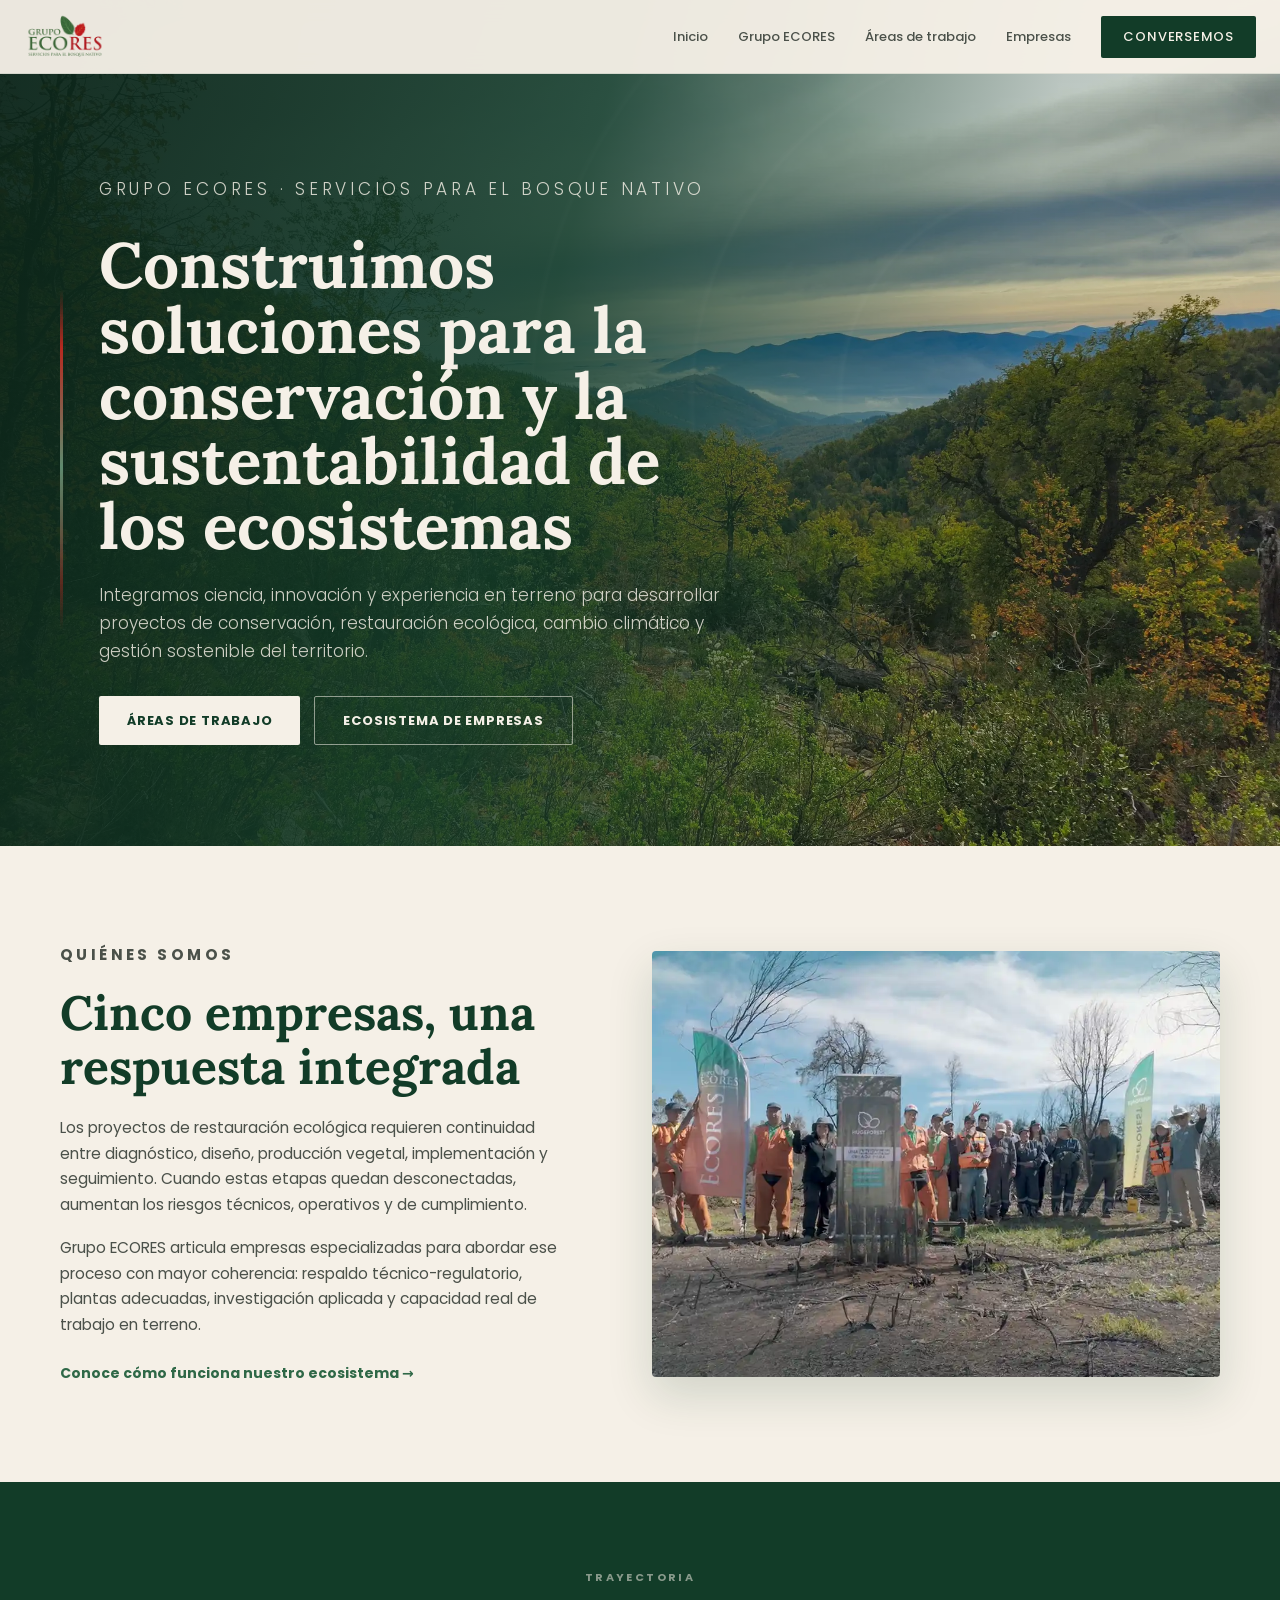
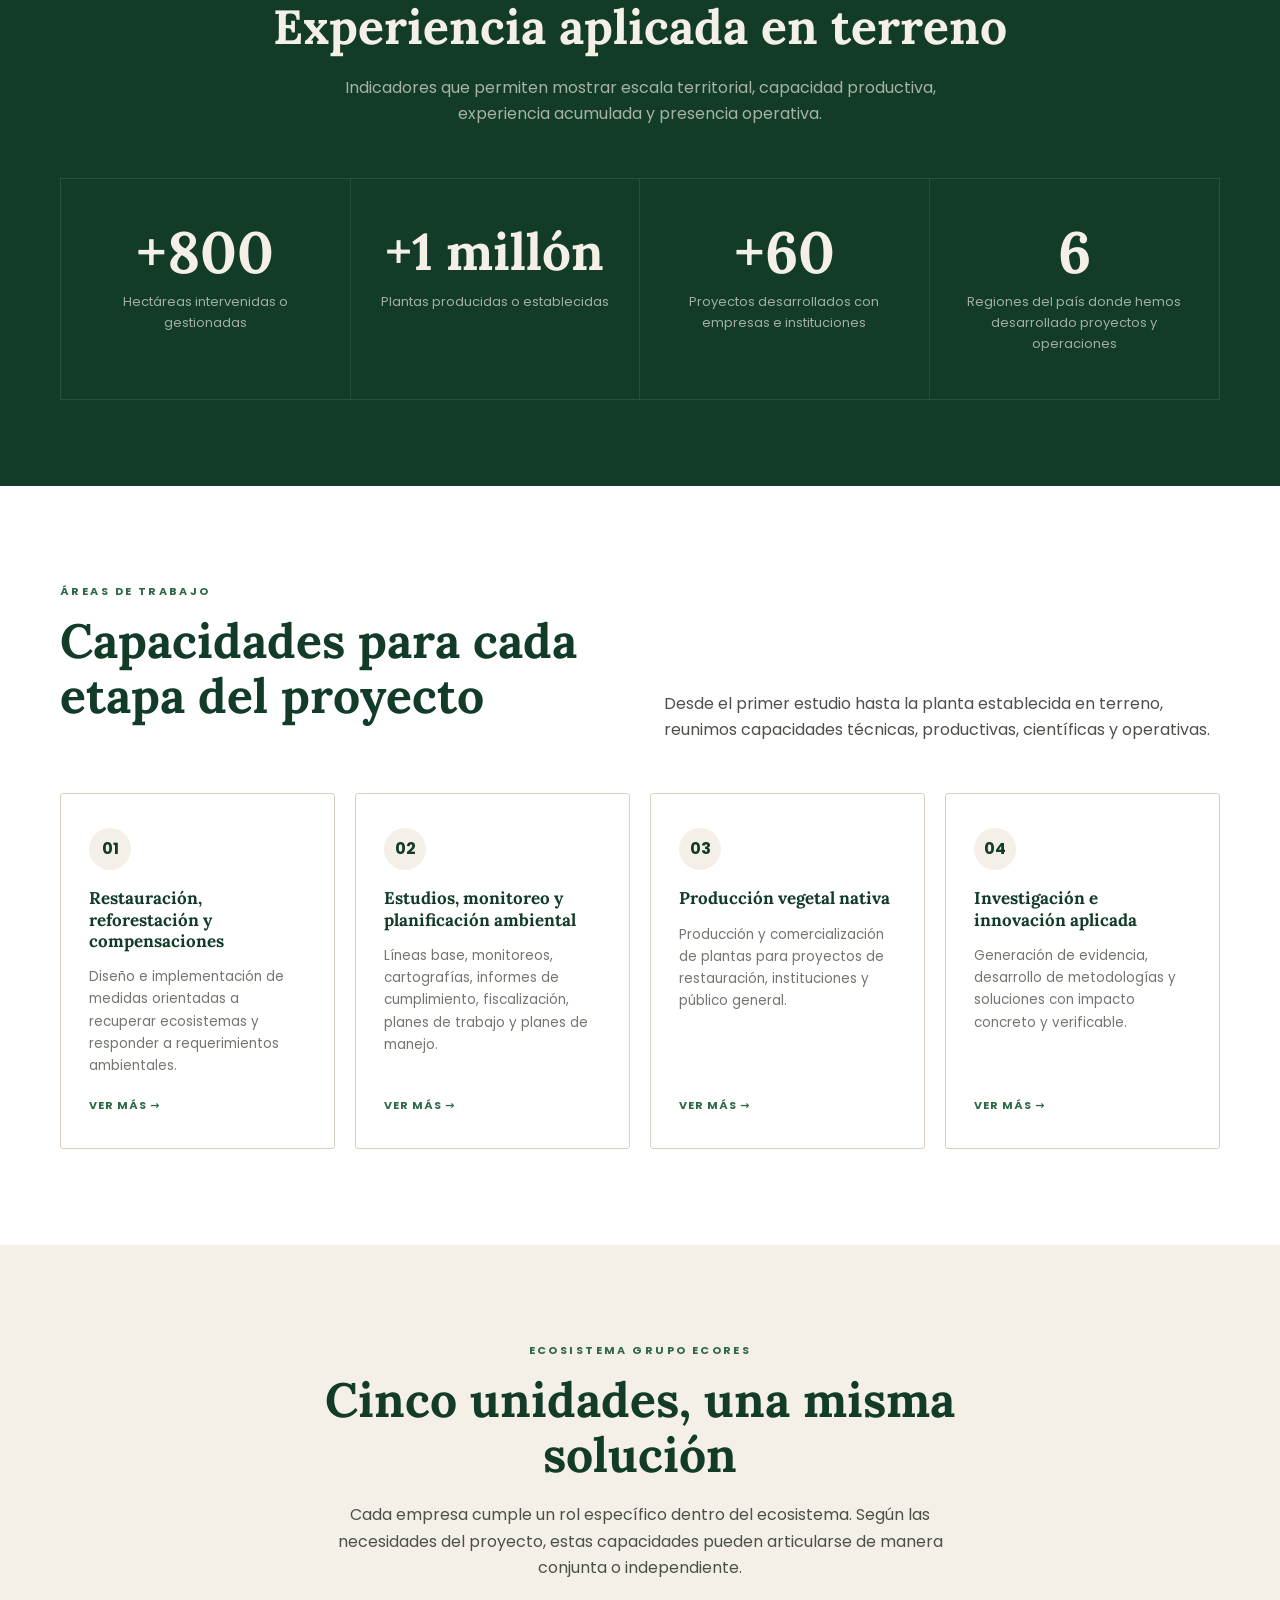
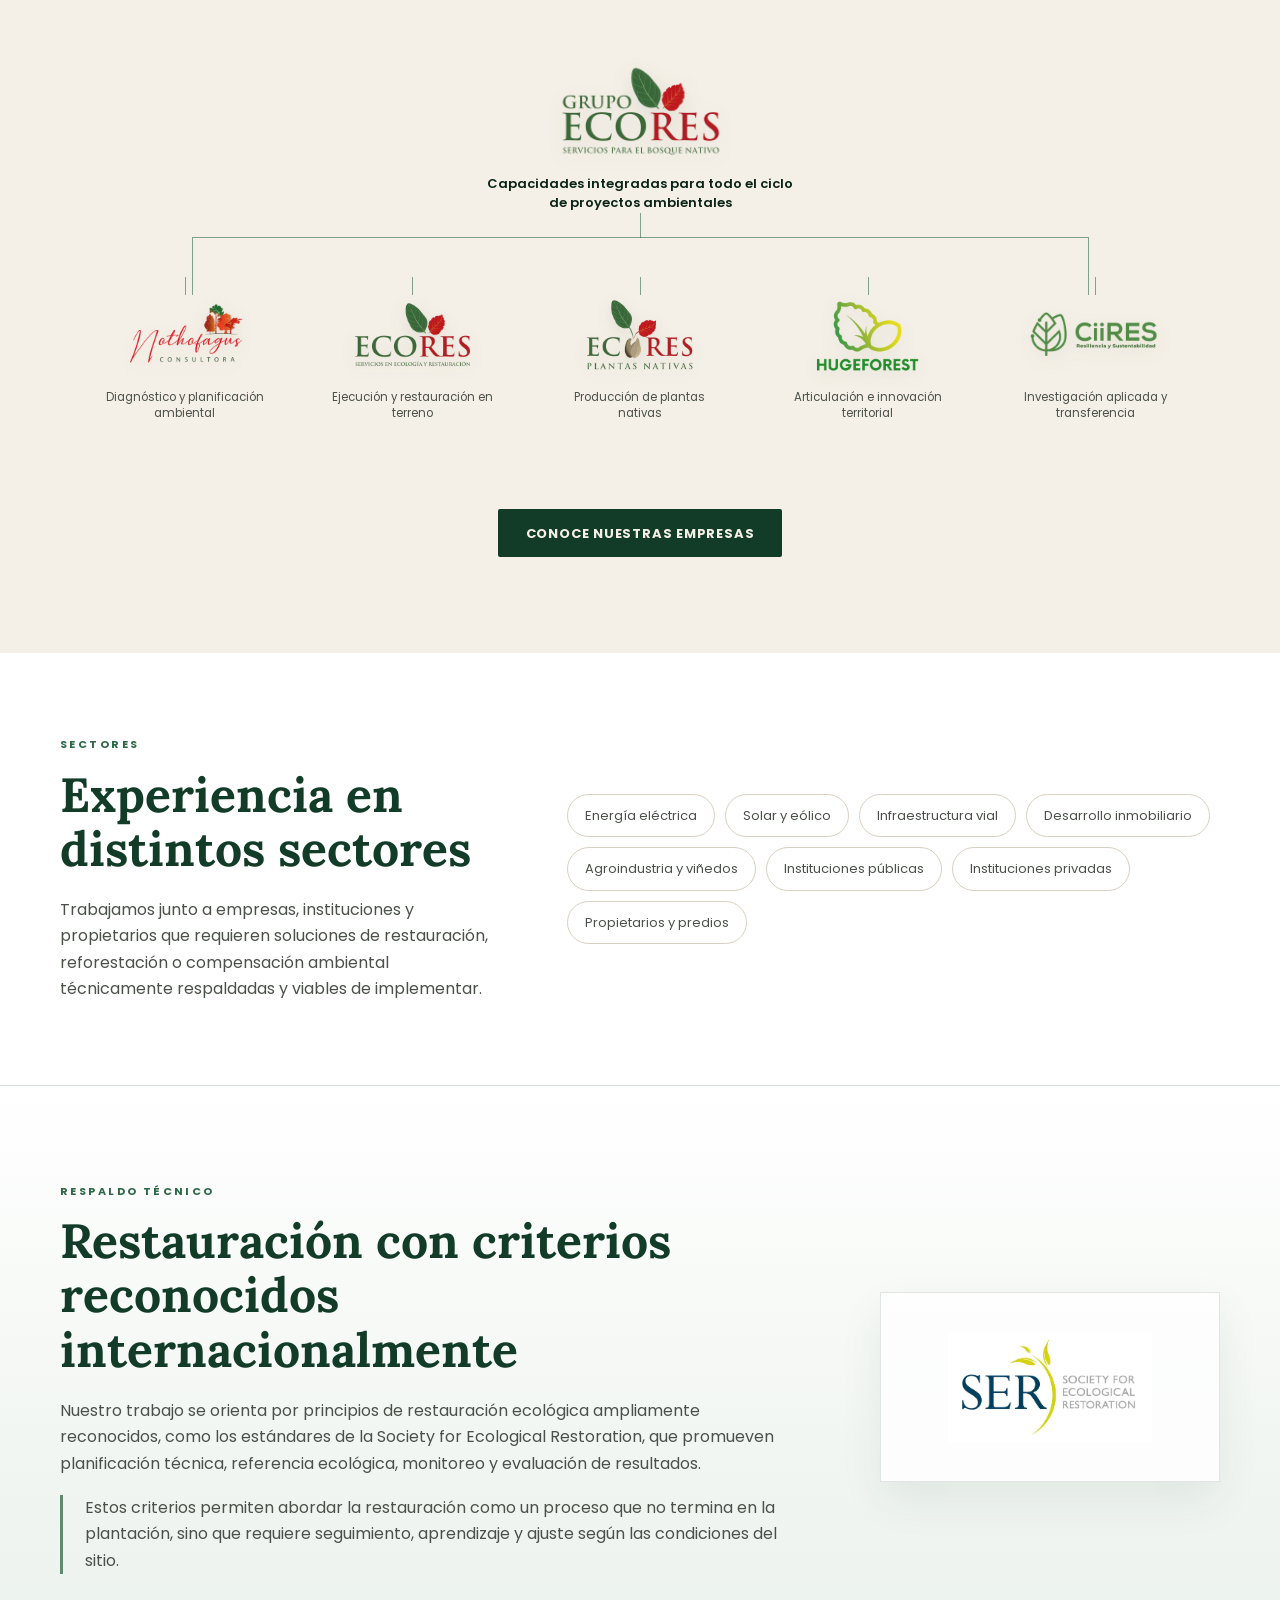
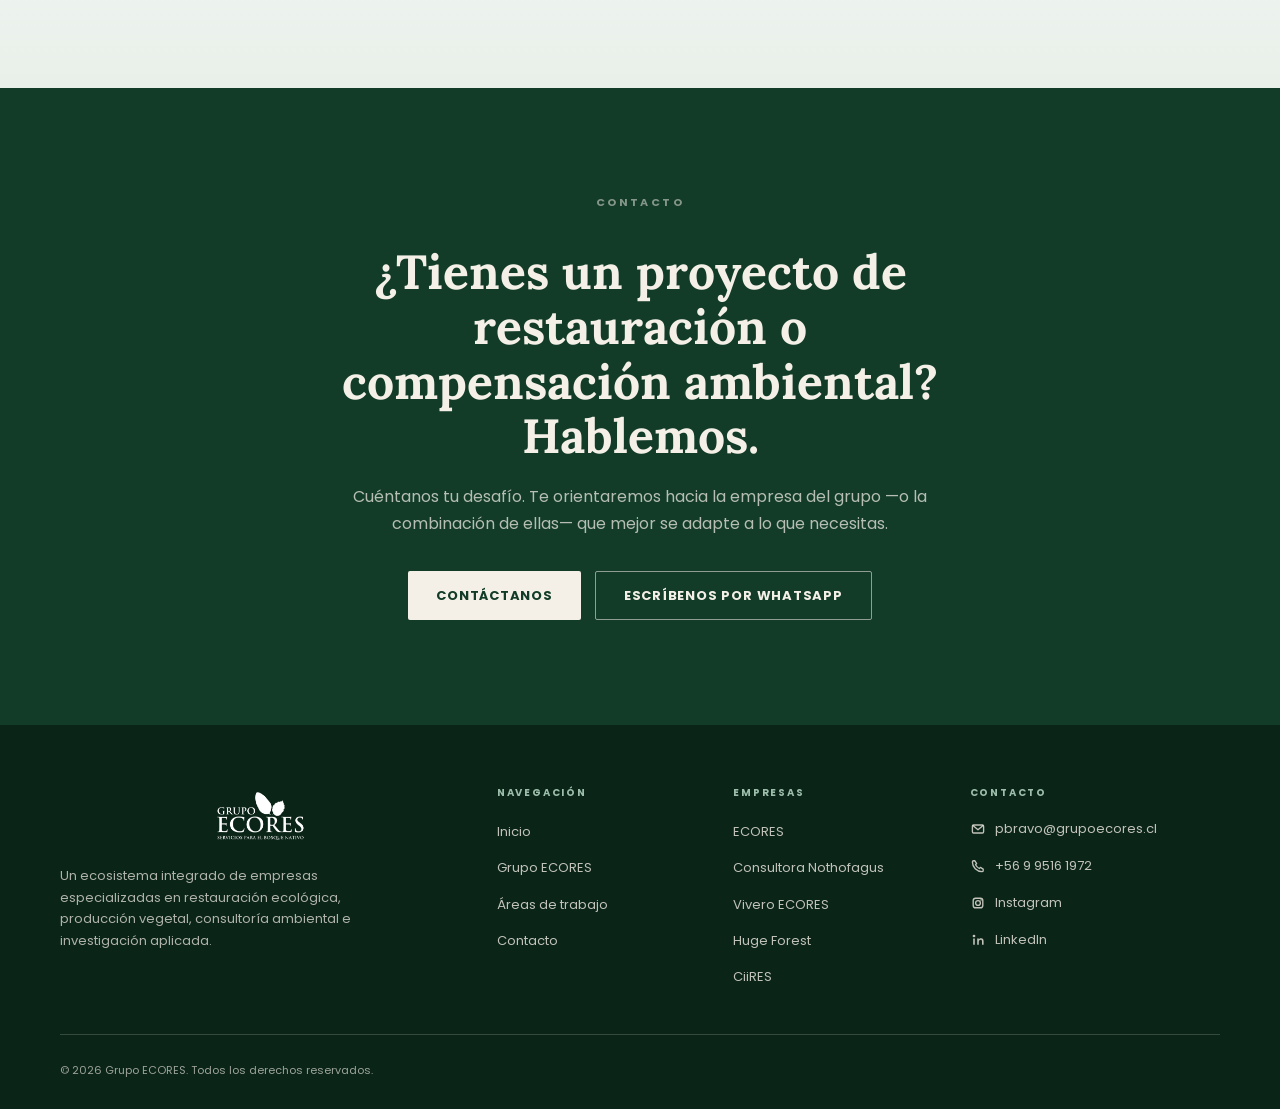
<file: index.html>
<!DOCTYPE html>
<html lang="es">
<head>
  <meta charset="UTF-8" />
  <meta name="viewport" content="width=device-width, initial-scale=1.0" />
  <title>Grupo ECORES — Servicios para el bosque nativo</title>
  <meta name="description" content="Grupo ECORES integra restauración ecológica, estudios ambientales, producción vegetal, investigación aplicada y ejecución en terreno." />
  <link rel="canonical" href="https://grupoecores.cl/" />
  <link rel="icon" type="image/png" sizes="32x32" href="assets/favicon/favicon-32.png" />
  <link rel="apple-touch-icon" sizes="180x180" href="assets/favicon/apple-touch-icon.png" />
  <link rel="manifest" href="site.webmanifest" />
  <meta name="theme-color" content="#123c28" />
  <meta property="og:type" content="website" />
  <meta property="og:locale" content="es_CL" />
  <meta property="og:site_name" content="Grupo ECORES" />
  <meta property="og:title" content="Grupo ECORES — Servicios para el bosque nativo" />
  <meta property="og:description" content="Soluciones integradas para la conservación, restauración ecológica y sustentabilidad de los ecosistemas." />
  <meta property="og:url" content="https://grupoecores.cl/" />
  <meta property="og:image" content="https://grupoecores.cl/assets/img/og-grupo-ecores.jpg" />
  <meta property="og:image:width" content="1200" />
  <meta property="og:image:height" content="630" />
  <meta property="og:image:alt" content="Paisaje de bosque nativo y presentación de Grupo ECORES" />
  <meta name="twitter:card" content="summary_large_image" />
  <meta name="twitter:title" content="Grupo ECORES — Servicios para el bosque nativo" />
  <meta name="twitter:description" content="Soluciones integradas para la conservación, restauración ecológica y sustentabilidad de los ecosistemas." />
  <meta name="twitter:image" content="https://grupoecores.cl/assets/img/og-grupo-ecores.jpg" />
  <script type="application/ld+json">
    {
      "@context": "https://schema.org",
      "@type": "Organization",
      "@id": "https://grupoecores.cl/#organizacion",
      "name": "Grupo ECORES",
      "url": "https://grupoecores.cl/",
      "logo": "https://grupoecores.cl/assets/logo/grupoecores_color.png",
      "description": "Grupo ECORES integra restauración ecológica, estudios ambientales, producción vegetal, investigación aplicada y ejecución en terreno.",
      "email": "pbravo@grupoecores.cl",
      "telephone": "+56995161972",
      "address": {
        "@type": "PostalAddress",
        "addressLocality": "Linares",
        "addressRegion": "Región del Maule",
        "addressCountry": "CL"
      },
      "sameAs": [
        "https://www.instagram.com/grupoecores/",
        "https://cl.linkedin.com/company/grupo-ecores"
      ]
    }
  </script>
  <link rel="preconnect" href="https://fonts.googleapis.com">
  <link rel="preconnect" href="https://fonts.gstatic.com" crossorigin>
  <link href="https://fonts.googleapis.com/css2?family=Lora:ital,wght@0,400..700;1,400..700&family=Poppins:wght@300;400;500;600;700&display=swap" rel="stylesheet">
  <link rel="preload" as="image" href="assets/img/hero-desktop.webp" type="image/webp" media="(min-width: 1025px)" fetchpriority="high" />
  <link rel="preload" as="image" href="assets/img/hero-mobile.webp" type="image/webp" media="(max-width: 1024px)" fetchpriority="high" />
  <link rel="stylesheet" href="css/styles.css?v=20260729c">
</head>
<body>
  <header class="nav">
    <div class="nav-inner">
      <a href="index.html" class="logo" aria-label="Grupo ECORES">
        <img src="assets/logo/grupoecores_color.png" alt="Grupo ECORES">
      </a>
      <a class="btn btn-verde nav-mobile-cta" href="contacto.html">Conversemos</a>
      <button class="nav-toggle" type="button" aria-expanded="false" aria-controls="nav-principal" aria-label="Abrir menú">
        <span class="nav-toggle-line" aria-hidden="true"></span>
        <span class="nav-toggle-line" aria-hidden="true"></span>
        <span class="nav-toggle-line" aria-hidden="true"></span>
      </button>
      <nav id="nav-principal" class="nav-menu" aria-label="Navegación principal">
        <ul class="nav-links">
          <li><a href="index.html">Inicio</a></li>
          <li><a href="grupo-ecores.html">Grupo ECORES</a></li>
          <li><a href="areas-de-trabajo.html">Áreas de trabajo</a></li>
          <li><a href="empresas.html">Empresas</a></li>
          <li class="nav-cta-item"><a class="btn btn-verde nav-cta" href="contacto.html">Conversemos</a></li>
        </ul>
      </nav>
    </div>
  </header>

  <main>
    <section id="inicio" class="hero">
      <div class="hero-content">
        <div class="hero-line" aria-hidden="true"></div>
        <div>
          <p class="hero-kicker">Grupo ECORES · Servicios para el bosque nativo</p>
          <h1>Construimos soluciones para la conservación y la sustentabilidad de los ecosistemas</h1>
          <p>Integramos ciencia, innovación y experiencia en terreno para desarrollar proyectos de conservación, restauración ecológica, cambio climático y gestión sostenible del territorio.</p>
          <div class="hero-actions">
            <a class="btn btn-marfil" href="areas-de-trabajo.html">Áreas de trabajo</a>
            <a class="btn btn-outline" href="grupo-ecores.html">Ecosistema de empresas</a>
          </div>
        </div>
      </div>
    </section>

    <section id="grupo" class="presentacion section">
      <div class="container presentacion-grid">
        <div class="presentacion-texto">
          <p class="label">Quiénes somos</p>
          <h2 class="titulo">Cinco empresas, una respuesta integrada</h2>
          <p>Los proyectos de restauración ecológica requieren continuidad entre diagnóstico, diseño, producción vegetal, implementación y seguimiento. Cuando estas etapas quedan desconectadas, aumentan los riesgos técnicos, operativos y de cumplimiento.</p>
          <p>Grupo ECORES articula empresas especializadas para abordar ese proceso con mayor coherencia: respaldo técnico-regulatorio, plantas adecuadas, investigación aplicada y capacidad real de trabajo en terreno.</p>
          <a class="link-flecha" href="grupo-ecores.html">Conoce cómo funciona nuestro ecosistema&nbsp;→</a>
        </div>
        <div class="foto-card">
          <img src="assets/img/inicio_2.webp" alt="Trabajo técnico en terreno con plantas nativas" width="960" height="795" loading="lazy" decoding="async">
        </div>
      </div>
    </section>

    <section id="experiencia" class="cifras">
      <div class="container">
        <div class="cifras-header">
          <p class="label">Trayectoria</p>
          <h2 class="titulo">Experiencia aplicada en terreno</h2>
          <p class="bajada">Indicadores que permiten mostrar escala territorial, capacidad productiva, experiencia acumulada y presencia operativa.</p>
        </div>
        <div class="cifras-grid" aria-label="Cifras de experiencia">
          <div class="cifra"><div class="cifra-num">+800</div><div class="cifra-label">Hectáreas intervenidas o gestionadas</div></div>
          <div class="cifra"><div class="cifra-num cifra-num--larga">+1 millón</div><div class="cifra-label">Plantas producidas o establecidas</div></div>
          <div class="cifra"><div class="cifra-num">+60</div><div class="cifra-label">Proyectos desarrollados con empresas e instituciones</div></div>
          <div class="cifra"><div class="cifra-num">6</div><div class="cifra-label">Regiones del país donde hemos desarrollado proyectos y operaciones</div></div>
        </div>
      </div>
    </section>

    <section id="areas" class="areas section">
      <div class="container">
        <div class="areas-header">
          <div>
            <p class="label">Áreas de trabajo</p>
            <h2 class="titulo">Capacidades para cada etapa del proyecto</h2>
          </div>
          <p class="bajada">Desde el primer estudio hasta la planta establecida en terreno, reunimos capacidades técnicas, productivas, científicas y operativas.</p>
        </div>
        <div class="areas-grid">
          <a class="area-card" href="areas-de-trabajo.html">
            <div class="area-icono">01</div>
            <h3 class="area-nombre">Restauración, reforestación y compensaciones</h3>
            <p class="area-desc">Diseño e implementación de medidas orientadas a recuperar ecosistemas y responder a requerimientos ambientales.</p>
            <span class="area-link">Ver más →</span>
          </a>
          <a class="area-card" href="areas-de-trabajo.html">
            <div class="area-icono">02</div>
            <h3 class="area-nombre">Estudios, monitoreo y planificación ambiental</h3>
            <p class="area-desc">Líneas base, monitoreos, cartografías, informes de cumplimiento, fiscalización, planes de trabajo y planes de manejo.</p>
            <span class="area-link">Ver más →</span>
          </a>
          <a class="area-card" href="areas-de-trabajo.html">
            <div class="area-icono">03</div>
            <h3 class="area-nombre">Producción vegetal nativa</h3>
            <p class="area-desc">Producción y comercialización de plantas para proyectos de restauración, instituciones y público general.</p>
            <span class="area-link">Ver más →</span>
          </a>
          <a class="area-card" href="areas-de-trabajo.html">
            <div class="area-icono">04</div>
            <h3 class="area-nombre">Investigación e innovación aplicada</h3>
            <p class="area-desc">Generación de evidencia, desarrollo de metodologías y soluciones con impacto concreto y verificable.</p>
            <span class="area-link">Ver más →</span>
          </a>
        </div>
      </div>
    </section>

    <section id="empresas" class="ecosistema section">
      <div class="container">
        <div class="ecosistema-header">
          <p class="label">Ecosistema Grupo ECORES</p>
          <h2 class="titulo">Cinco unidades, una misma solución</h2>
          <p class="bajada">Cada empresa cumple un rol específico dentro del ecosistema. Según las necesidades del proyecto, estas capacidades pueden articularse de manera conjunta o independiente.</p>
        </div>

        <div class="ecosistema-organigrama" aria-label="Organigrama abreviado de las unidades de Grupo ECORES">
          <div class="ecosistema-grupo">
            <img src="assets/logo/grupoecores_color.png" alt="Grupo ECORES" width="720" height="480" loading="lazy" decoding="async">
            <p>Capacidades integradas para todo el ciclo de proyectos ambientales</p>
          </div>

          <div class="ecosistema-conector" aria-hidden="true"></div>

          <div class="ecosistema-unidades">
            <article class="ecosistema-unidad">
              <img class="ecosistema-logo ecosistema-logo-nothofagus" src="assets/logo/nothofagus_color.png" alt="Consultora Nothofagus" width="720" height="480" loading="lazy" decoding="async">
              <p>Diagnóstico y planificación ambiental</p>
            </article>
            <article class="ecosistema-unidad">
              <img class="ecosistema-logo ecosistema-logo-ecores" src="assets/logo/ecores_color.png" alt="ECORES" width="720" height="480" loading="lazy" decoding="async">
              <p>Ejecución y restauración en terreno</p>
            </article>
            <article class="ecosistema-unidad">
              <img class="ecosistema-logo ecosistema-logo-vivero" src="assets/logo/viveroecores_color.png" alt="Vivero ECORES" width="720" height="480" loading="lazy" decoding="async">
              <p>Producción de plantas nativas</p>
            </article>
            <article class="ecosistema-unidad">
              <img class="ecosistema-logo ecosistema-logo-huge" src="assets/logo/hugeforest_color.png" alt="Huge Forest" width="720" height="480" loading="lazy" decoding="async">
              <p>Articulación e innovación territorial</p>
            </article>
            <article class="ecosistema-unidad">
              <img class="ecosistema-logo ecosistema-logo-ciires" src="assets/logo/ciires_color.png" alt="CiiRES" width="720" height="480" loading="lazy" decoding="async">
              <p>Investigación aplicada y transferencia</p>
            </article>
          </div>
        </div>

        <div class="ecosistema-cta">
          <a class="btn btn-verde" href="empresas.html">Conoce nuestras empresas</a>
        </div>
      </div>
    </section>

    <section class="sectores">
      <div class="container sectores-inner">
        <div>
          <p class="label">Sectores</p>
          <h2 class="titulo">Experiencia en distintos sectores</h2>
          <p class="bajada">Trabajamos junto a empresas, instituciones y propietarios que requieren soluciones de restauración, reforestación o compensación ambiental técnicamente respaldadas y viables de implementar.</p>
        </div>
        <div class="sectores-tags">
          <span class="tag">Energía eléctrica</span>
          <span class="tag">Solar y eólico</span>
          <span class="tag">Infraestructura vial</span>
          <span class="tag">Desarrollo inmobiliario</span>
          <span class="tag">Agroindustria y viñedos</span>
          <span class="tag">Instituciones públicas</span>
          <span class="tag">Instituciones privadas</span>
          <span class="tag">Propietarios y predios</span>
        </div>
      </div>
    </section>

    <section class="home-ser section">
      <div class="container home-ser-grid">
        <div class="home-ser-texto">
          <p class="label">Respaldo técnico</p>
          <h2 class="titulo">Restauración con criterios reconocidos internacionalmente</h2>
          <p>Nuestro trabajo se orienta por principios de restauración ecológica ampliamente reconocidos, como los estándares de la Society for Ecological Restoration, que promueven planificación técnica, referencia ecológica, monitoreo y evaluación de resultados.</p>
          <p class="home-ser-secundario">Estos criterios permiten abordar la restauración como un proceso que no termina en la plantación, sino que requiere seguimiento, aprendizaje y ajuste según las condiciones del sitio.</p>
        </div>
        <div class="ser-logo-box" aria-label="Society for Ecological Restoration">
          <img class="ser-logo" src="assets/logo/logo_SER.webp" alt="Society for Ecological Restoration" width="1082" height="583" loading="lazy" decoding="async">
        </div>
      </div>
    </section>

    <section id="contacto" class="contacto">
      <div class="container">
        <p class="label">Contacto</p>
        <h2 class="titulo">¿Tienes un proyecto de restauración o compensación ambiental? Hablemos.</h2>
        <p>Cuéntanos tu desafío. Te orientaremos hacia la empresa del grupo —o la combinación de ellas— que mejor se adapte a lo que necesitas.</p>
        <div class="contacto-btns">
          <a class="btn btn-marfil" href="contacto.html">Contáctanos</a>
          <a class="btn btn-outline" href="#">Escríbenos por WhatsApp</a>
        </div>
      </div>
    </section>
  </main>

  <footer>
    <div class="container">
      <div class="footer-grid">
        <div class="footer-marca">
          <a class="footer-logo" href="index.html"><img src="assets/logo/grupoecores_blanco.png" alt="Grupo ECORES" width="720" height="480" loading="lazy" decoding="async"></a>
          <p>Un ecosistema integrado de empresas especializadas en restauración ecológica, producción vegetal, consultoría ambiental e investigación aplicada.</p>
        </div>
        <div class="footer-col">
          <h4>Navegación</h4>
          <ul>
            <li><a href="index.html">Inicio</a></li>
            <li><a href="grupo-ecores.html">Grupo ECORES</a></li>
            <li><a href="areas-de-trabajo.html">Áreas de trabajo</a></li>
            <li><a href="contacto.html">Contacto</a></li>
          </ul>
        </div>
        <div class="footer-col">
          <h4>Empresas</h4>
          <ul>
            <li><a href="empresas.html">ECORES</a></li>
            <li><a href="empresas.html">Consultora Nothofagus</a></li>
            <li><a href="https://www.viveroecores.cl/">Vivero ECORES</a></li>
            <li><a href="empresas.html">Huge Forest</a></li>
            <li><a href="empresas.html">CiiRES</a></li>
          </ul>
        </div>
        <div class="footer-col">
          <h4>Contacto</h4>
          <ul>
            <li><a class="contact-link" href="mailto:pbravo@grupoecores.cl"><svg viewBox="0 0 20 20" fill="none" aria-hidden="true"><rect x="3" y="5" width="14" height="10" rx="1.5" stroke-width="1.7"/><path d="m4 6 6 5 6-5" stroke-width="1.7" stroke-linecap="round" stroke-linejoin="round"/></svg><span>pbravo@grupoecores.cl</span></a></li>
            <li><a class="contact-link" href="tel:+56995161972"><svg viewBox="0 0 20 20" fill="none" aria-hidden="true"><path d="M6.1 3.5 8.3 7 6.9 8.4a11.4 11.4 0 0 0 4.7 4.7l1.4-1.4 3.5 2.2v1.6c0 .8-.7 1.5-1.5 1.5C8.4 17 3 11.6 3 5c0-.8.7-1.5 1.5-1.5h1.6Z" stroke-width="1.7" stroke-linecap="round" stroke-linejoin="round"/></svg><span>+56 9 9516 1972</span></a></li>
            <li><a class="contact-link" href="https://www.instagram.com/grupoecores/" target="_blank" rel="noopener noreferrer"><svg viewBox="0 0 20 20" fill="none" aria-hidden="true"><rect x="4" y="4" width="12" height="12" rx="3" stroke-width="1.7"/><circle cx="10" cy="10" r="3" stroke-width="1.7"/><circle cx="13.8" cy="6.2" r="1" fill="currentColor" stroke="none"/></svg><span>Instagram</span></a></li>
            <li><a class="contact-link" href="https://cl.linkedin.com/company/grupo-ecores" target="_blank" rel="noopener noreferrer"><svg viewBox="0 0 20 20" fill="none" aria-hidden="true"><circle cx="5" cy="5" r="1.7" fill="currentColor" stroke="none"/><path d="M4 8h2v8H4zM9 8h2v1.4c.6-.9 1.5-1.6 2.9-1.6 2.1 0 3.1 1.4 3.1 3.8V16h-2v-4c0-1.5-.5-2.2-1.6-2.2-1.3 0-2.4 1-2.4 2.8V16H9z" fill="currentColor" stroke="none"/></svg><span>LinkedIn</span></a></li>
          </ul>
        </div>
      </div>
      <div class="footer-bottom">
        <span>© 2026 Grupo ECORES. Todos los derechos reservados.</span>
      </div>
    </div>
  </footer>
  <script src="js/navigation.js"></script>
</body>
</html>
</file>
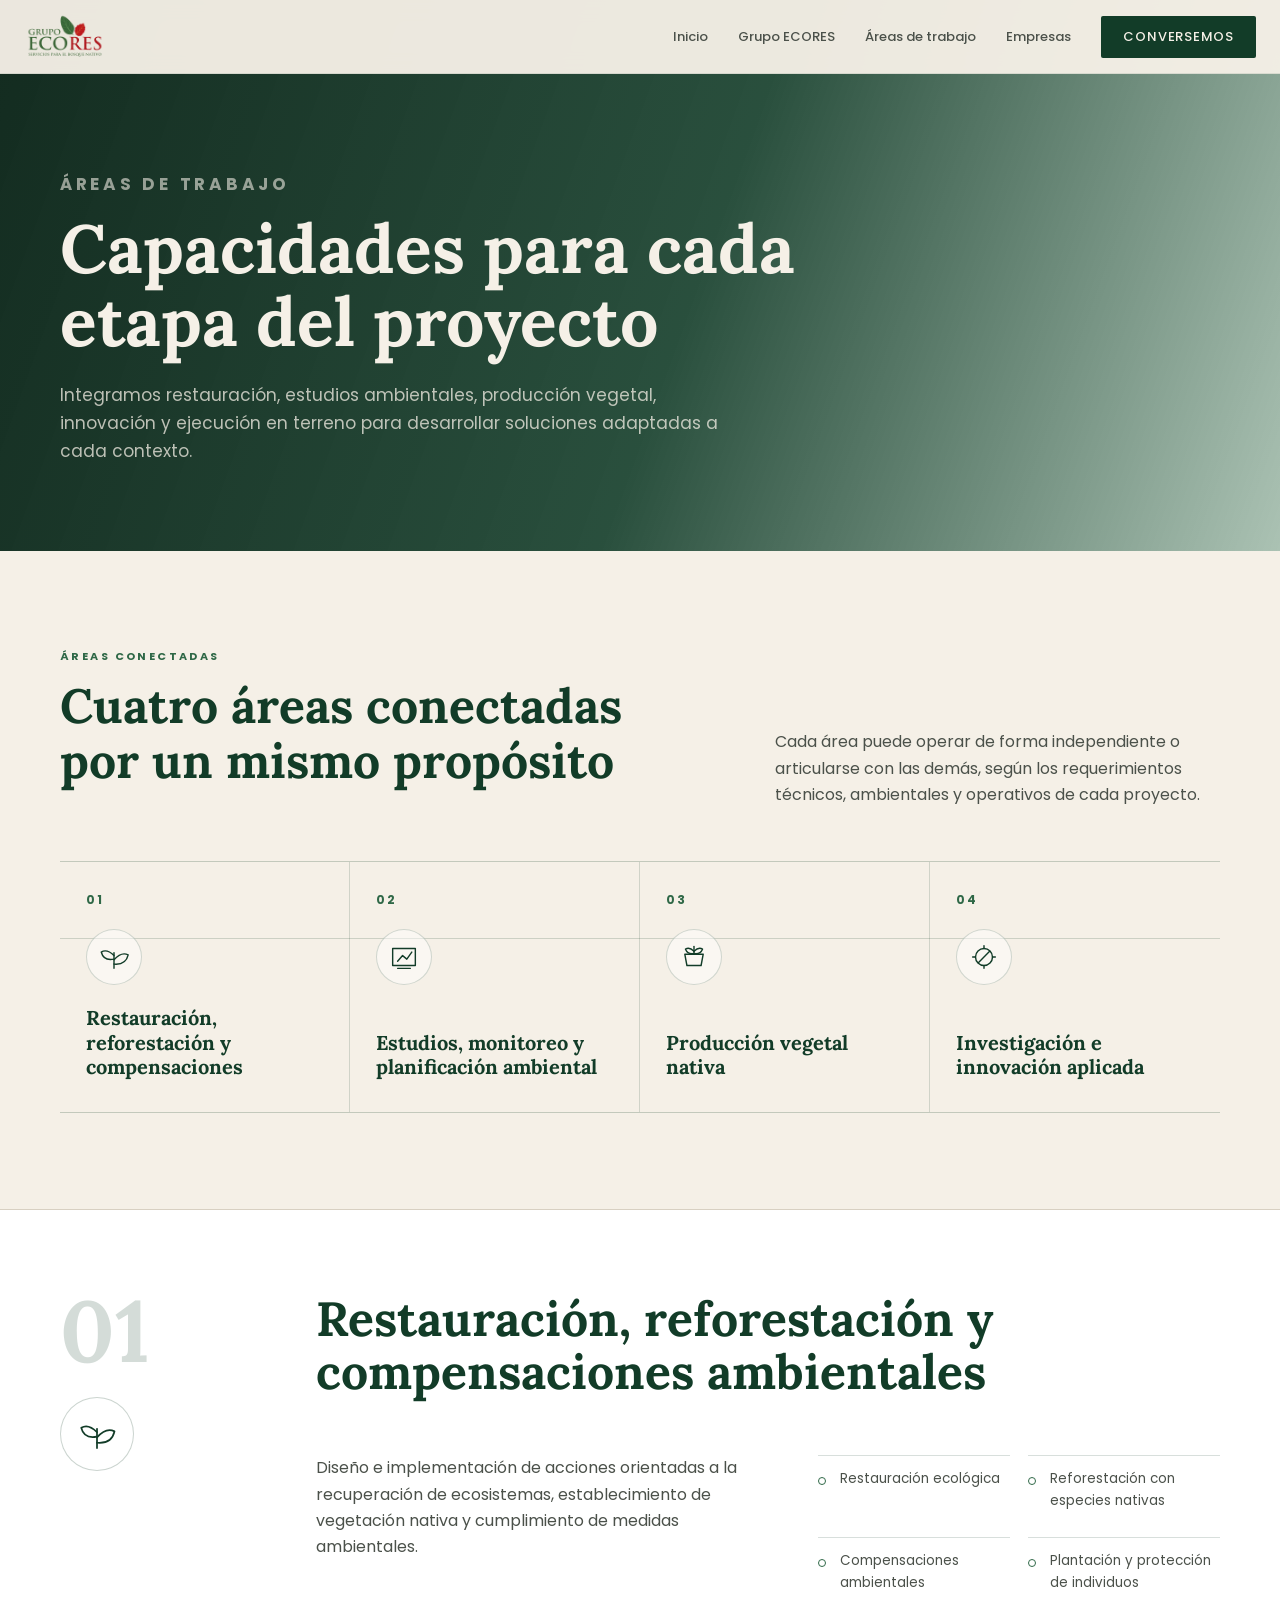
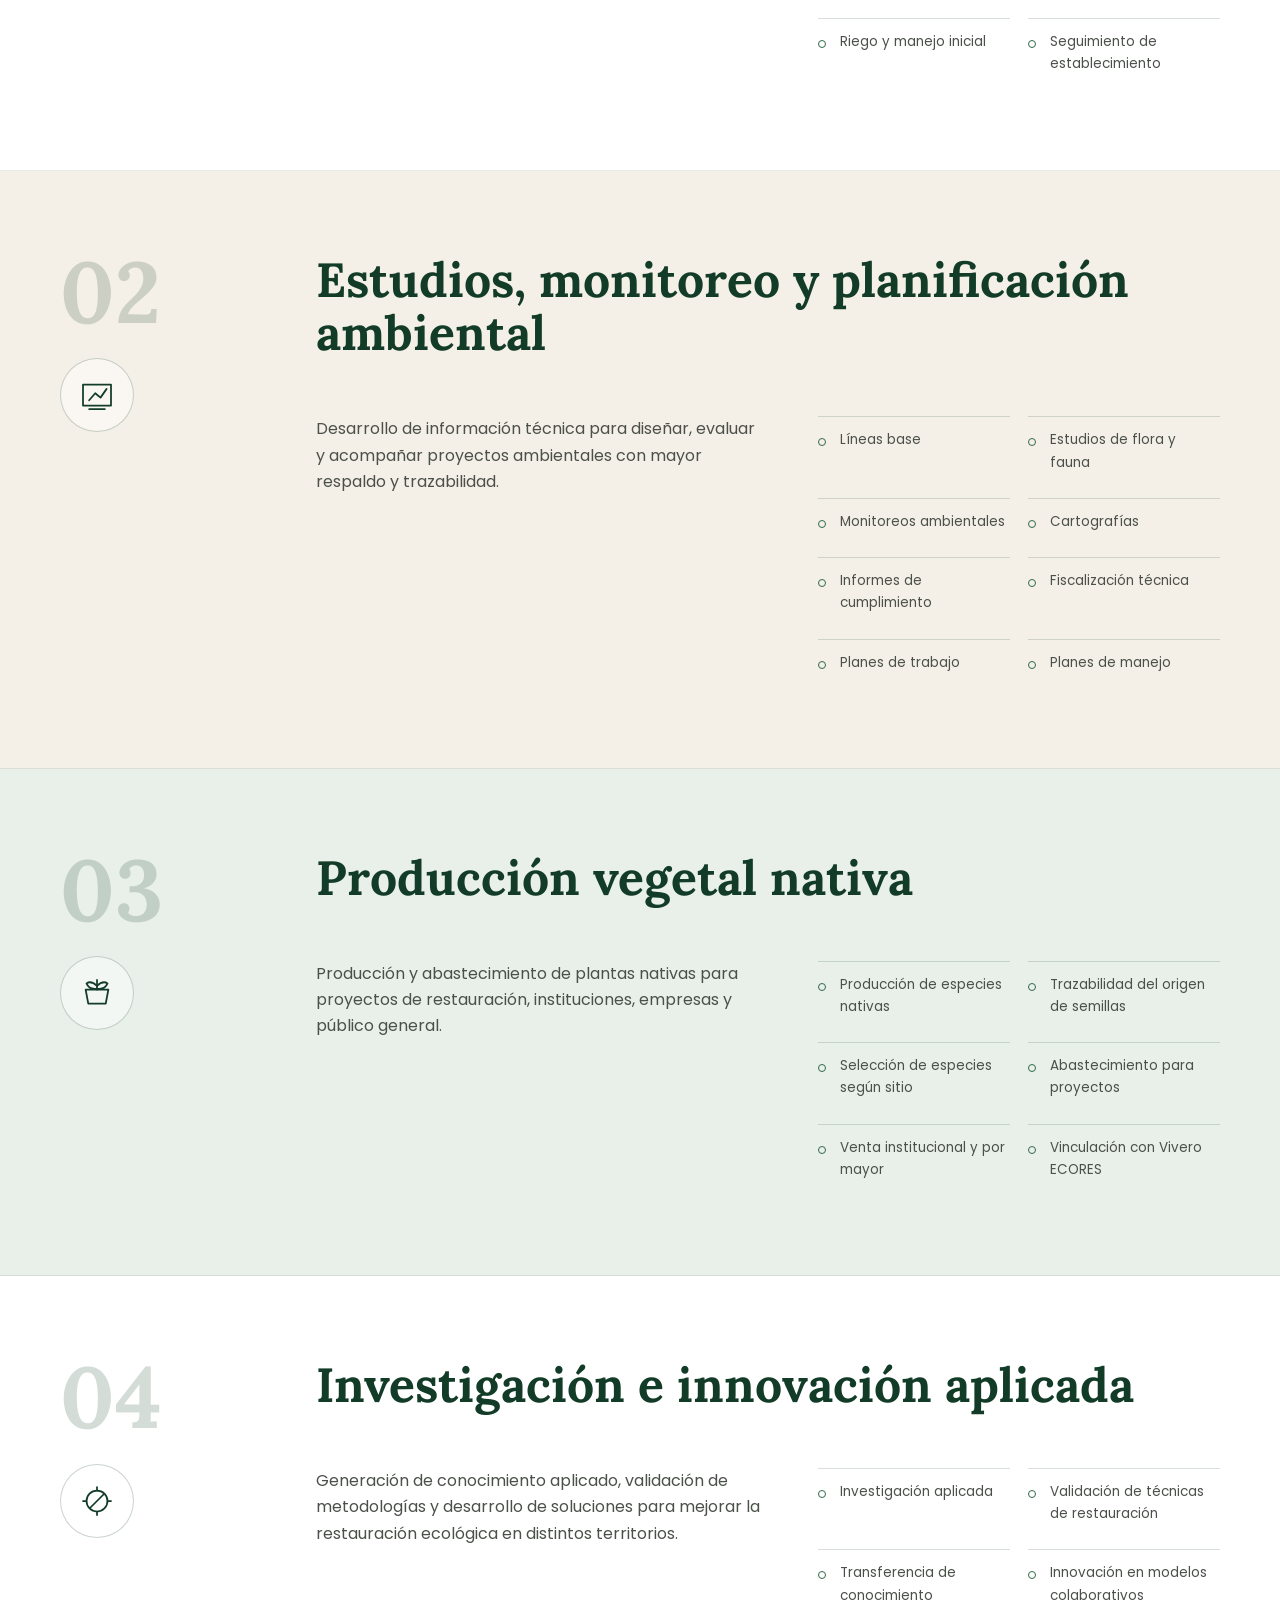
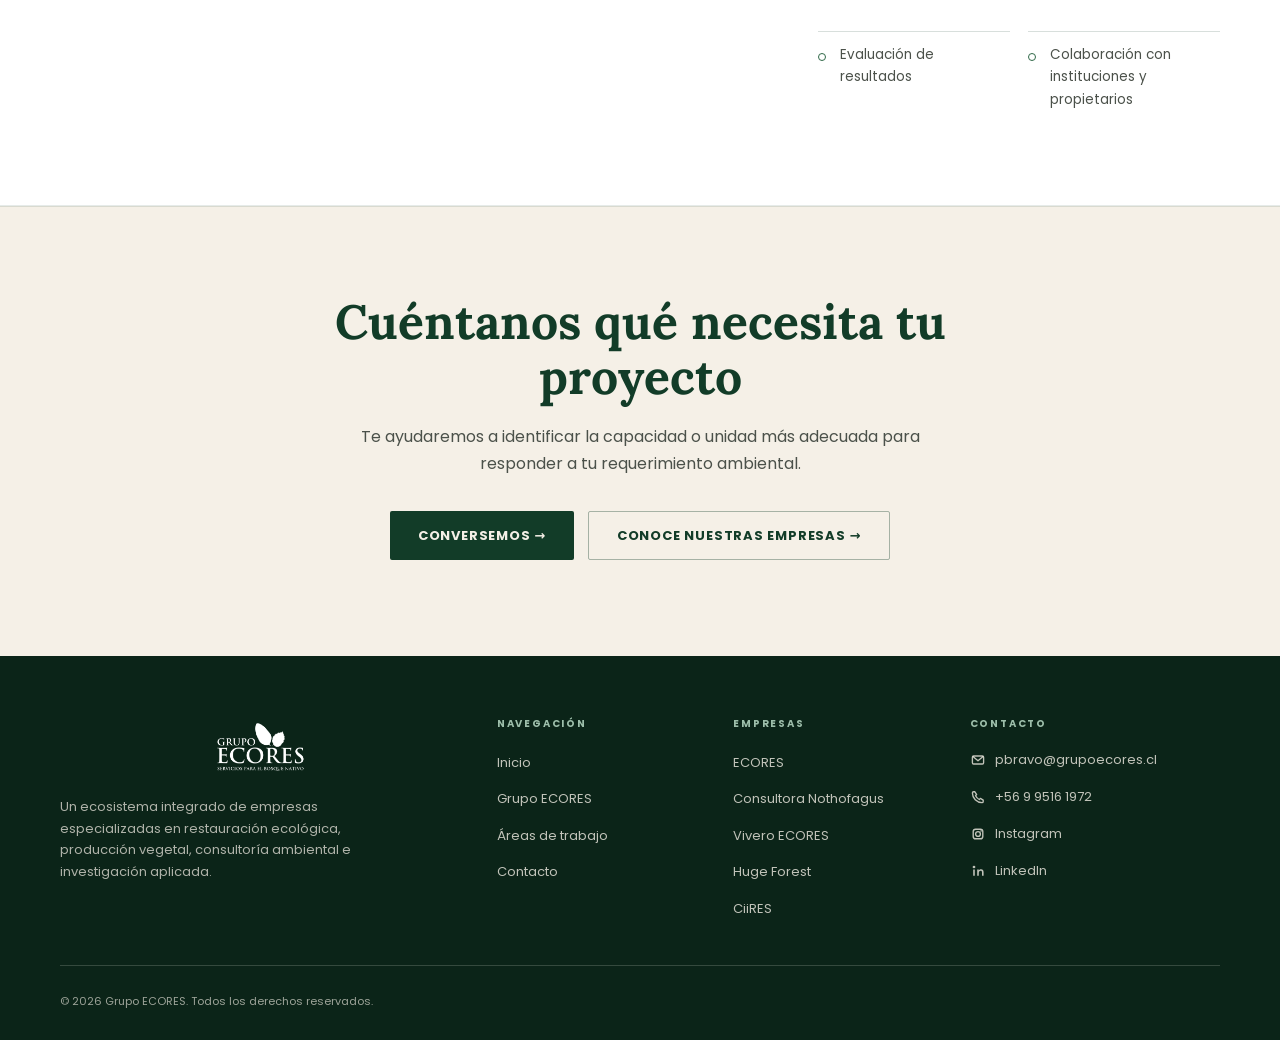
<file: areas-de-trabajo.html>
<!DOCTYPE html>
<html lang="es">
<head>
  <meta charset="UTF-8" />
  <meta name="viewport" content="width=device-width, initial-scale=1.0" />
  <title>Áreas de trabajo | Grupo ECORES</title>
  <meta name="description" content="Áreas de trabajo de Grupo ECORES para proyectos ambientales y restauración ecológica." />
  <link rel="canonical" href="https://grupoecores.cl/areas-de-trabajo.html" />
  <link rel="icon" type="image/png" sizes="32x32" href="assets/favicon/favicon-32.png" />
  <link rel="apple-touch-icon" sizes="180x180" href="assets/favicon/apple-touch-icon.png" />
  <link rel="manifest" href="site.webmanifest" />
  <meta name="theme-color" content="#123c28" />
  <meta property="og:type" content="website" />
  <meta property="og:locale" content="es_CL" />
  <meta property="og:site_name" content="Grupo ECORES" />
  <meta property="og:title" content="Áreas de trabajo | Grupo ECORES" />
  <meta property="og:description" content="Capacidades para proyectos ambientales, restauración ecológica, producción vegetal e investigación aplicada." />
  <meta property="og:url" content="https://grupoecores.cl/areas-de-trabajo.html" />
  <meta property="og:image" content="https://grupoecores.cl/assets/img/og-grupo-ecores.jpg" />
  <meta property="og:image:width" content="1200" />
  <meta property="og:image:height" content="630" />
  <meta property="og:image:alt" content="Paisaje de bosque nativo y presentación de Grupo ECORES" />
  <meta name="twitter:card" content="summary_large_image" />
  <meta name="twitter:title" content="Áreas de trabajo | Grupo ECORES" />
  <meta name="twitter:description" content="Capacidades para proyectos ambientales, restauración ecológica, producción vegetal e investigación aplicada." />
  <meta name="twitter:image" content="https://grupoecores.cl/assets/img/og-grupo-ecores.jpg" />
  <link rel="preconnect" href="https://fonts.googleapis.com">
  <link rel="preconnect" href="https://fonts.gstatic.com" crossorigin>
  <link href="https://fonts.googleapis.com/css2?family=Lora:ital,wght@0,400..700;1,400..700&family=Poppins:wght@300;400;500;600;700&display=swap" rel="stylesheet">
  <link rel="stylesheet" href="css/styles.css?v=20260729c">
</head>
<body>
  <header class="nav">
    <div class="nav-inner">
      <a href="index.html" class="logo" aria-label="Grupo ECORES">
        <img src="assets/logo/grupoecores_color.png" alt="Grupo ECORES">
      </a>
      <a class="btn btn-verde nav-mobile-cta" href="contacto.html">Conversemos</a>
      <button class="nav-toggle" type="button" aria-expanded="false" aria-controls="nav-principal" aria-label="Abrir menú">
        <span class="nav-toggle-line" aria-hidden="true"></span>
        <span class="nav-toggle-line" aria-hidden="true"></span>
        <span class="nav-toggle-line" aria-hidden="true"></span>
      </button>
      <nav id="nav-principal" class="nav-menu" aria-label="Navegación principal">
        <ul class="nav-links">
          <li><a href="index.html">Inicio</a></li>
          <li><a href="grupo-ecores.html">Grupo ECORES</a></li>
          <li><a href="areas-de-trabajo.html">Áreas de trabajo</a></li>
          <li><a href="empresas.html">Empresas</a></li>
          <li class="nav-cta-item"><a class="btn btn-verde nav-cta" href="contacto.html">Conversemos</a></li>
        </ul>
      </nav>
    </div>
  </header>

  <main>
    <section class="hero-interno hero-areas-trabajo">
      <div class="container">
        <p class="label">Áreas de trabajo</p>
        <h1>Capacidades para cada etapa del proyecto</h1>
        <p>Integramos restauración, estudios ambientales, producción vegetal, innovación y ejecución en terreno para desarrollar soluciones adaptadas a cada contexto.</p>
      </div>
    </section>

    <section class="mapa-capacidades section">
      <div class="container">
        <div class="mapa-capacidades-head">
          <div>
            <p class="label">Áreas conectadas</p>
            <h2 class="titulo">Cuatro áreas conectadas por un mismo propósito</h2>
          </div>
          <p>Cada área puede operar de forma independiente o articularse con las demás, según los requerimientos técnicos, ambientales y operativos de cada proyecto.</p>
        </div>

        <div class="mapa-capacidades-esquema" aria-label="Áreas de trabajo de Grupo ECORES">
          <article class="capacidad-nodo">
            <span class="capacidad-num">01</span>
            <span class="capacidad-icono" aria-hidden="true">
              <svg viewBox="0 0 48 48" focusable="false">
                <path d="M24 40V18" />
                <path d="M24 22c-7-7-13-8-18-5 2 8 8 12 18 10" />
                <path d="M24 28c7-8 14-10 20-7-2 9-9 14-20 13" />
              </svg>
            </span>
            <h3>Restauración, reforestación y compensaciones</h3>
          </article>
          <article class="capacidad-nodo">
            <span class="capacidad-num">02</span>
            <span class="capacidad-icono" aria-hidden="true">
              <svg viewBox="0 0 48 48" focusable="false">
                <path d="M8 12h32v24H8z" />
                <path d="M15 30l7-8 6 5 7-10" />
                <path d="M15 40h18" />
              </svg>
            </span>
            <h3>Estudios, monitoreo y planificación ambiental</h3>
          </article>
          <article class="capacidad-nodo">
            <span class="capacidad-num">03</span>
            <span class="capacidad-icono" aria-hidden="true">
              <svg viewBox="0 0 48 48" focusable="false">
                <path d="M14 36h20l3-16H11z" />
                <path d="M24 20V9" />
                <path d="M24 16c-5-5-9-5-12-3 2 5 6 7 12 6" />
                <path d="M24 16c5-5 9-5 12-3-2 5-6 7-12 6" />
              </svg>
            </span>
            <h3>Producción vegetal nativa</h3>
          </article>
          <article class="capacidad-nodo">
            <span class="capacidad-num">04</span>
            <span class="capacidad-icono" aria-hidden="true">
              <svg viewBox="0 0 48 48" focusable="false">
                <circle cx="24" cy="24" r="12" />
                <path d="M24 8v4" />
                <path d="M24 36v4" />
                <path d="M8 24h4" />
                <path d="M36 24h4" />
                <path d="M16 32l16-16" />
              </svg>
            </span>
            <h3>Investigación e innovación aplicada</h3>
          </article>
        </div>
      </div>
    </section>

    <section class="desarrollo-areas" aria-label="Detalle de áreas de trabajo">
      <article class="area-amplia area-fondo-blanco">
        <div class="container area-amplia-grid">
          <div class="area-amplia-meta">
            <span>01</span>
            <div class="area-amplia-icono" aria-hidden="true">
              <svg viewBox="0 0 48 48" focusable="false">
                <path d="M24 40V18" />
                <path d="M24 22c-7-7-13-8-18-5 2 8 8 12 18 10" />
                <path d="M24 28c7-8 14-10 20-7-2 9-9 14-20 13" />
              </svg>
            </div>
          </div>
          <div class="area-amplia-contenido">
            <h2>Restauración, reforestación y compensaciones ambientales</h2>
            <p>Diseño e implementación de acciones orientadas a la recuperación de ecosistemas, establecimiento de vegetación nativa y cumplimiento de medidas ambientales.</p>
            <ul class="capacidad-lista">
              <li>Restauración ecológica</li>
              <li>Reforestación con especies nativas</li>
              <li>Compensaciones ambientales</li>
              <li>Plantación y protección de individuos</li>
              <li>Riego y manejo inicial</li>
              <li>Seguimiento de establecimiento</li>
            </ul>
          </div>
        </div>
      </article>

      <article class="area-amplia area-fondo-marfil">
        <div class="container area-amplia-grid">
          <div class="area-amplia-meta">
            <span>02</span>
            <div class="area-amplia-icono" aria-hidden="true">
              <svg viewBox="0 0 48 48" focusable="false">
                <path d="M8 12h32v24H8z" />
                <path d="M15 30l7-8 6 5 7-10" />
                <path d="M15 40h18" />
              </svg>
            </div>
          </div>
          <div class="area-amplia-contenido">
            <h2>Estudios, monitoreo y planificación ambiental</h2>
            <p>Desarrollo de información técnica para diseñar, evaluar y acompañar proyectos ambientales con mayor respaldo y trazabilidad.</p>
            <ul class="capacidad-lista">
              <li>Líneas base</li>
              <li>Estudios de flora y fauna</li>
              <li>Monitoreos ambientales</li>
              <li>Cartografías</li>
              <li>Informes de cumplimiento</li>
              <li>Fiscalización técnica</li>
              <li>Planes de trabajo</li>
              <li>Planes de manejo</li>
            </ul>
          </div>
        </div>
      </article>

      <article class="area-amplia area-fondo-verde-claro">
        <div class="container area-amplia-grid">
          <div class="area-amplia-meta">
            <span>03</span>
            <div class="area-amplia-icono" aria-hidden="true">
              <svg viewBox="0 0 48 48" focusable="false">
                <path d="M14 36h20l3-16H11z" />
                <path d="M24 20V9" />
                <path d="M24 16c-5-5-9-5-12-3 2 5 6 7 12 6" />
                <path d="M24 16c5-5 9-5 12-3-2 5-6 7-12 6" />
              </svg>
            </div>
          </div>
          <div class="area-amplia-contenido">
            <h2>Producción vegetal nativa</h2>
            <p>Producción y abastecimiento de plantas nativas para proyectos de restauración, instituciones, empresas y público general.</p>
            <ul class="capacidad-lista">
              <li>Producción de especies nativas</li>
              <li>Trazabilidad del origen de semillas</li>
              <li>Selección de especies según sitio</li>
              <li>Abastecimiento para proyectos</li>
              <li>Venta institucional y por mayor</li>
              <li>Vinculación con Vivero ECORES</li>
            </ul>
          </div>
        </div>
      </article>

      <article class="area-amplia area-fondo-blanco">
        <div class="container area-amplia-grid">
          <div class="area-amplia-meta">
            <span>04</span>
            <div class="area-amplia-icono" aria-hidden="true">
              <svg viewBox="0 0 48 48" focusable="false">
                <circle cx="24" cy="24" r="12" />
                <path d="M24 8v4" />
                <path d="M24 36v4" />
                <path d="M8 24h4" />
                <path d="M36 24h4" />
                <path d="M16 32l16-16" />
              </svg>
            </div>
          </div>
          <div class="area-amplia-contenido">
            <h2>Investigación e innovación aplicada</h2>
            <p>Generación de conocimiento aplicado, validación de metodologías y desarrollo de soluciones para mejorar la restauración ecológica en distintos territorios.</p>
            <ul class="capacidad-lista">
              <li>Investigación aplicada</li>
              <li>Validación de técnicas de restauración</li>
              <li>Transferencia de conocimiento</li>
              <li>Innovación en modelos colaborativos</li>
              <li>Evaluación de resultados</li>
              <li>Colaboración con instituciones y propietarios</li>
            </ul>
          </div>
        </div>
      </article>
    </section>

    <section class="areas-cta cta-light">
      <div class="container">
        <h2 class="titulo">Cuéntanos qué necesita tu proyecto</h2>
        <p>Te ayudaremos a identificar la capacidad o unidad más adecuada para responder a tu requerimiento ambiental.</p>
        <div class="areas-cta-btns">
          <a class="btn btn-verde" href="contacto.html">Conversemos &rarr;</a>
          <a class="btn btn-outline" href="empresas.html">Conoce nuestras empresas &rarr;</a>
        </div>
      </div>
    </section>
  </main>

  <footer>
    <div class="container">
      <div class="footer-grid">
        <div class="footer-marca">
          <a class="footer-logo" href="index.html"><img src="assets/logo/grupoecores_blanco.png" alt="Grupo ECORES" width="720" height="480" loading="lazy" decoding="async"></a>
          <p>Un ecosistema integrado de empresas especializadas en restauración ecológica, producción vegetal, consultoría ambiental e investigación aplicada.</p>
        </div>
        <div class="footer-col">
          <h4>Navegación</h4>
          <ul>
            <li><a href="index.html">Inicio</a></li>
            <li><a href="grupo-ecores.html">Grupo ECORES</a></li>
            <li><a href="areas-de-trabajo.html">Áreas de trabajo</a></li>
            <li><a href="contacto.html">Contacto</a></li>
          </ul>
        </div>
        <div class="footer-col">
          <h4>Empresas</h4>
          <ul>
            <li><a href="empresas.html">ECORES</a></li>
            <li><a href="empresas.html">Consultora Nothofagus</a></li>
            <li><a href="https://www.viveroecores.cl/">Vivero ECORES</a></li>
            <li><a href="empresas.html">Huge Forest</a></li>
            <li><a href="empresas.html">CiiRES</a></li>
          </ul>
        </div>
        <div class="footer-col">
          <h4>Contacto</h4>
          <ul>
            <li><a class="contact-link" href="mailto:pbravo@grupoecores.cl"><svg viewBox="0 0 20 20" fill="none" aria-hidden="true"><rect x="3" y="5" width="14" height="10" rx="1.5" stroke-width="1.7"/><path d="m4 6 6 5 6-5" stroke-width="1.7" stroke-linecap="round" stroke-linejoin="round"/></svg><span>pbravo@grupoecores.cl</span></a></li>
            <li><a class="contact-link" href="tel:+56995161972"><svg viewBox="0 0 20 20" fill="none" aria-hidden="true"><path d="M6.1 3.5 8.3 7 6.9 8.4a11.4 11.4 0 0 0 4.7 4.7l1.4-1.4 3.5 2.2v1.6c0 .8-.7 1.5-1.5 1.5C8.4 17 3 11.6 3 5c0-.8.7-1.5 1.5-1.5h1.6Z" stroke-width="1.7" stroke-linecap="round" stroke-linejoin="round"/></svg><span>+56 9 9516 1972</span></a></li>
            <li><a class="contact-link" href="https://www.instagram.com/grupoecores/" target="_blank" rel="noopener noreferrer"><svg viewBox="0 0 20 20" fill="none" aria-hidden="true"><rect x="4" y="4" width="12" height="12" rx="3" stroke-width="1.7"/><circle cx="10" cy="10" r="3" stroke-width="1.7"/><circle cx="13.8" cy="6.2" r="1" fill="currentColor" stroke="none"/></svg><span>Instagram</span></a></li>
            <li><a class="contact-link" href="https://cl.linkedin.com/company/grupo-ecores" target="_blank" rel="noopener noreferrer"><svg viewBox="0 0 20 20" fill="none" aria-hidden="true"><circle cx="5" cy="5" r="1.7" fill="currentColor" stroke="none"/><path d="M4 8h2v8H4zM9 8h2v1.4c.6-.9 1.5-1.6 2.9-1.6 2.1 0 3.1 1.4 3.1 3.8V16h-2v-4c0-1.5-.5-2.2-1.6-2.2-1.3 0-2.4 1-2.4 2.8V16H9z" fill="currentColor" stroke="none"/></svg><span>LinkedIn</span></a></li>
          </ul>
        </div>
      </div>
      <div class="footer-bottom">
        <span>© 2026 Grupo ECORES. Todos los derechos reservados.</span>
      </div>
    </div>
  </footer>
  <script src="js/navigation.js"></script>
</body>
</html>
</file>
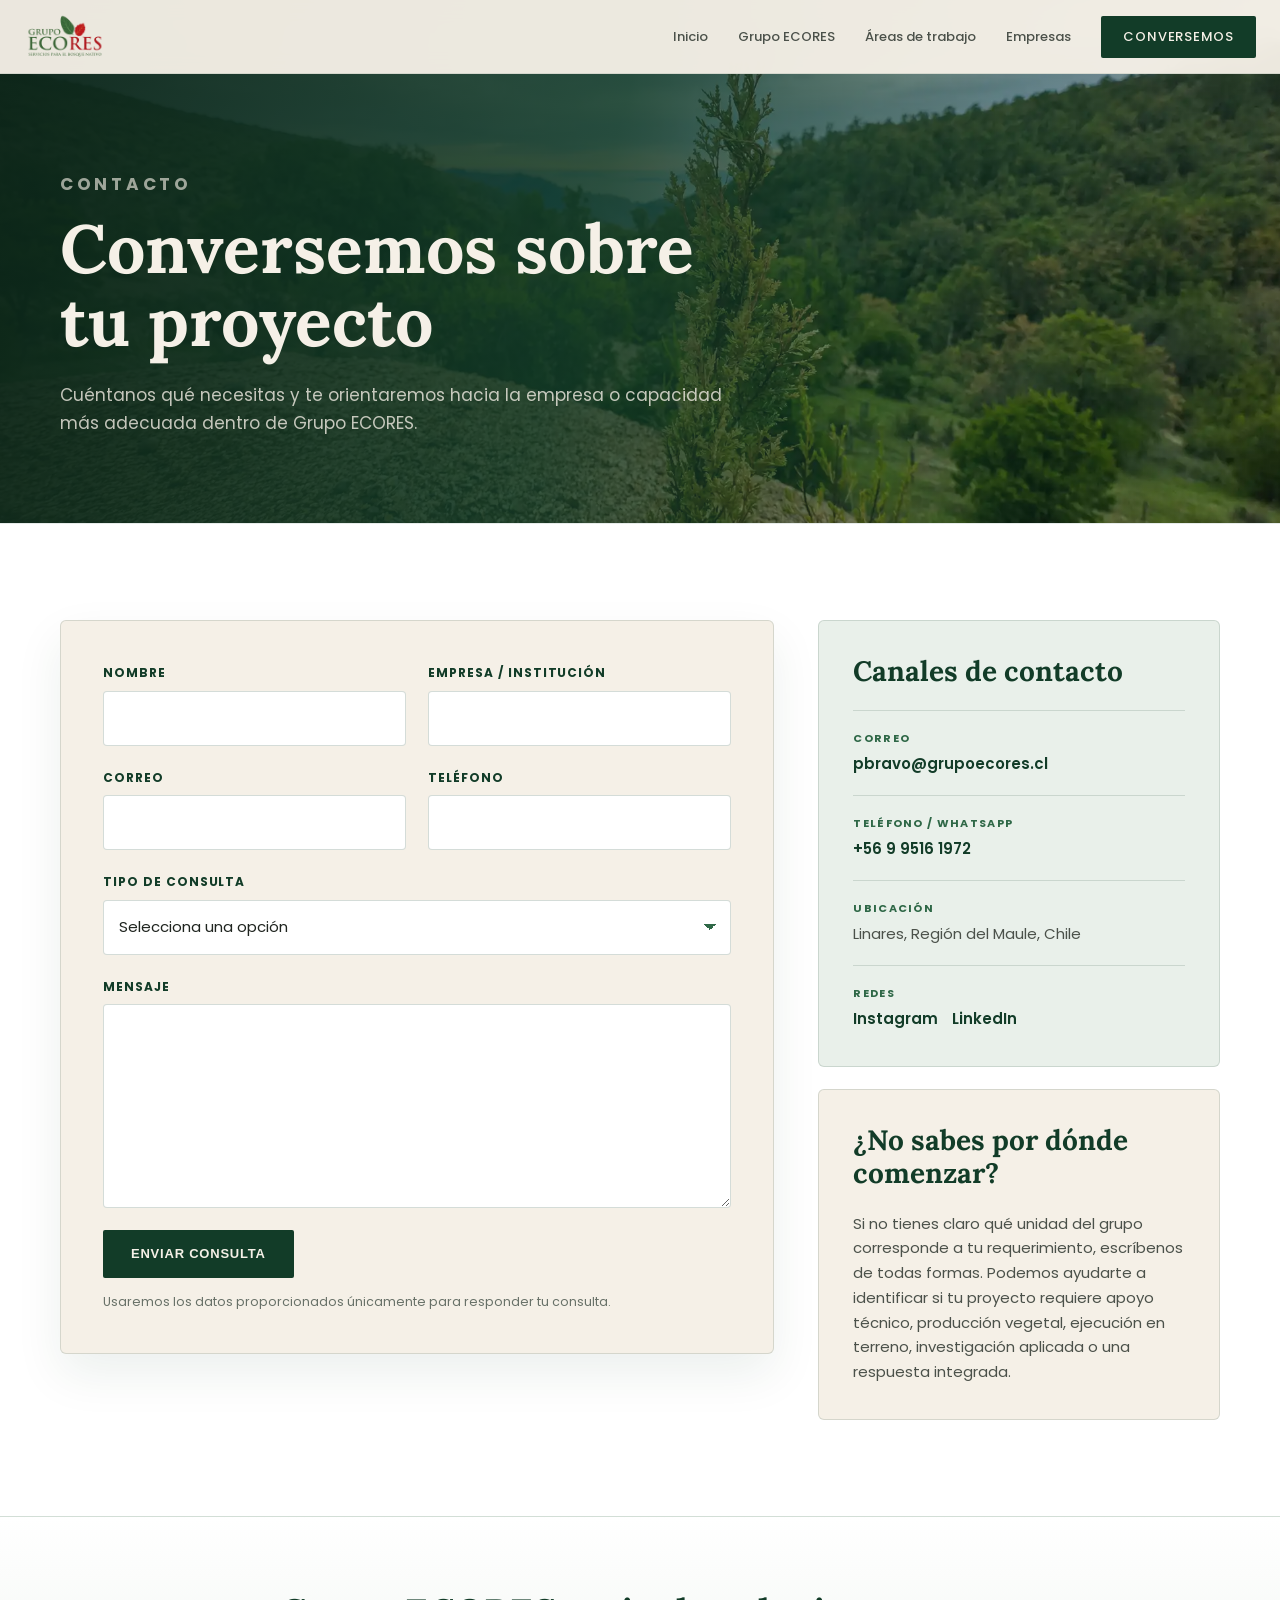
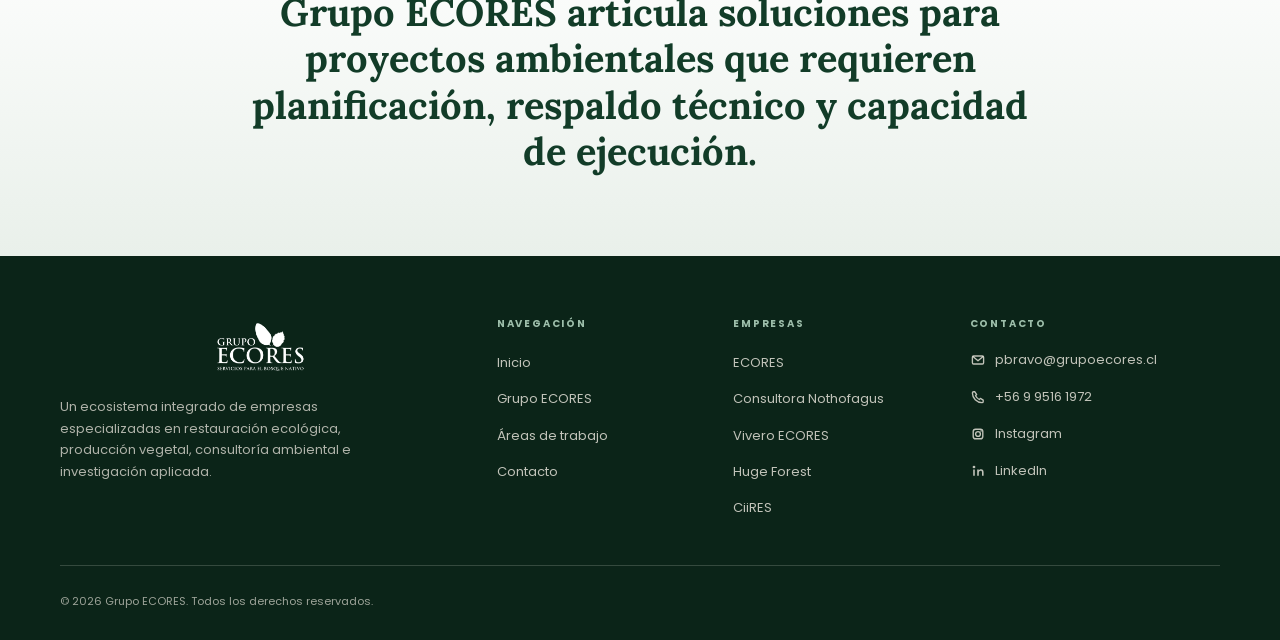
<file: contacto.html>
<!DOCTYPE html>
<html lang="es">
<head>
  <meta charset="UTF-8" />
  <meta name="viewport" content="width=device-width, initial-scale=1.0" />
  <title>Contacto | Grupo ECORES</title>
  <meta name="description" content="Contacto de Grupo ECORES para conversar sobre proyectos ambientales." />
  <link rel="canonical" href="https://grupoecores.cl/contacto.html" />
  <link rel="icon" type="image/png" sizes="32x32" href="assets/favicon/favicon-32.png" />
  <link rel="apple-touch-icon" sizes="180x180" href="assets/favicon/apple-touch-icon.png" />
  <link rel="manifest" href="site.webmanifest" />
  <meta name="theme-color" content="#123c28" />
  <meta property="og:type" content="website" />
  <meta property="og:locale" content="es_CL" />
  <meta property="og:site_name" content="Grupo ECORES" />
  <meta property="og:title" content="Contacto | Grupo ECORES" />
  <meta property="og:description" content="Conversemos sobre proyectos ambientales, restauración ecológica y soluciones para el bosque nativo." />
  <meta property="og:url" content="https://grupoecores.cl/contacto.html" />
  <meta property="og:image" content="https://grupoecores.cl/assets/img/og-grupo-ecores.jpg" />
  <meta property="og:image:width" content="1200" />
  <meta property="og:image:height" content="630" />
  <meta property="og:image:alt" content="Paisaje de bosque nativo y presentación de Grupo ECORES" />
  <meta name="twitter:card" content="summary_large_image" />
  <meta name="twitter:title" content="Contacto | Grupo ECORES" />
  <meta name="twitter:description" content="Conversemos sobre proyectos ambientales, restauración ecológica y soluciones para el bosque nativo." />
  <meta name="twitter:image" content="https://grupoecores.cl/assets/img/og-grupo-ecores.jpg" />
  <link rel="preconnect" href="https://fonts.googleapis.com">
  <link rel="preconnect" href="https://fonts.gstatic.com" crossorigin>
  <link href="https://fonts.googleapis.com/css2?family=Lora:ital,wght@0,400..700;1,400..700&family=Poppins:wght@300;400;500;600;700&display=swap" rel="stylesheet">
  <link rel="preload" as="image" href="assets/img/contacto_hero1.webp" type="image/webp" fetchpriority="high" />
  <link rel="stylesheet" href="css/styles.css?v=20260729c">
</head>
<body>
  <header class="nav">
    <div class="nav-inner">
      <a href="index.html" class="logo" aria-label="Grupo ECORES">
        <img src="assets/logo/grupoecores_color.png" alt="Grupo ECORES">
      </a>
      <a class="btn btn-verde nav-mobile-cta" href="contacto.html">Conversemos</a>
      <button class="nav-toggle" type="button" aria-expanded="false" aria-controls="nav-principal" aria-label="Abrir menú">
        <span class="nav-toggle-line" aria-hidden="true"></span>
        <span class="nav-toggle-line" aria-hidden="true"></span>
        <span class="nav-toggle-line" aria-hidden="true"></span>
      </button>
      <nav id="nav-principal" class="nav-menu" aria-label="Navegación principal">
        <ul class="nav-links">
          <li><a href="index.html">Inicio</a></li>
          <li><a href="grupo-ecores.html">Grupo ECORES</a></li>
          <li><a href="areas-de-trabajo.html">Áreas de trabajo</a></li>
          <li><a href="empresas.html">Empresas</a></li>
          <li class="nav-cta-item"><a class="btn btn-verde nav-cta" href="contacto.html">Conversemos</a></li>
        </ul>
      </nav>
    </div>
  </header>

  <main>
    <section class="hero-interno hero-contacto">
      <div class="container">
        <p class="label">Contacto</p>
        <h1>Conversemos sobre tu proyecto</h1>
        <p>Cuéntanos qué necesitas y te orientaremos hacia la empresa o capacidad más adecuada dentro de Grupo ECORES.</p>
      </div>
    </section>

    <section class="contacto-principal section">
      <div class="container">
        <div class="contacto-grid">
          <div class="contacto-formulario">
            <div id="formulario-estado" class="formulario-estado" role="status" aria-live="polite" hidden></div>
            <form id="formulario-contacto" action="enviar-contacto.php" method="post" accept-charset="UTF-8">
              <input type="hidden" id="inicio-formulario" name="inicio" value="">
              <div class="campo-trampa" aria-hidden="true">
                <label for="sitio-web">Deja este campo vacío</label>
                <input type="text" id="sitio-web" name="sitio_web" tabindex="-1" autocomplete="off">
              </div>
              <div class="campo">
                <label for="nombre">Nombre</label>
                <input type="text" id="nombre" name="nombre" autocomplete="name" maxlength="120" required>
              </div>
              <div class="campo">
                <label for="empresa">Empresa / institución</label>
                <input type="text" id="empresa" name="empresa" autocomplete="organization" maxlength="160">
              </div>
              <div class="campo">
                <label for="correo">Correo</label>
                <input type="email" id="correo" name="correo" autocomplete="email" maxlength="190" required>
              </div>
              <div class="campo">
                <label for="telefono">Teléfono</label>
                <input type="tel" id="telefono" name="telefono" autocomplete="tel" maxlength="60">
              </div>
              <div class="campo campo-completo">
                <label for="tipo-consulta">Tipo de consulta</label>
                <select id="tipo-consulta" name="tipo-consulta">
                  <option value="">Selecciona una opción</option>
                  <option>Restauración o reforestación</option>
                  <option>Estudios, monitoreo o planes de manejo</option>
                  <option>Producción de plantas nativas</option>
                  <option>Proyecto o alianza con Huge Forest</option>
                  <option>Investigación o colaboración con CiiRES</option>
                  <option>Otra consulta</option>
                </select>
              </div>
              <div class="campo campo-completo">
                <label for="mensaje">Mensaje</label>
                <textarea id="mensaje" name="mensaje" rows="7" maxlength="5000" required></textarea>
              </div>
              <button id="enviar-consulta" class="btn btn-verde contacto-submit" type="submit">Enviar consulta</button>
              <p class="contacto-privacidad">Usaremos los datos proporcionados únicamente para responder tu consulta.</p>
            </form>
          </div>

          <aside class="contacto-lateral" aria-label="Datos de contacto">
            <div class="contacto-card">
              <h2>Canales de contacto</h2>
              <dl class="contacto-datos">
                <div>
                  <dt>Correo</dt>
                  <dd><a href="mailto:pbravo@grupoecores.cl">pbravo@grupoecores.cl</a></dd>
                </div>
                <div>
                  <dt>Teléfono / WhatsApp</dt>
                  <dd><a href="tel:+56995161972">+56 9 9516 1972</a></dd>
                </div>
                <div>
                  <dt>Ubicación</dt>
                  <dd>Linares, Región del Maule, Chile</dd>
                </div>
                <div>
                  <dt>Redes</dt>
                  <dd class="contacto-redes">
                    <a href="https://www.instagram.com/grupoecores/" target="_blank" rel="noopener noreferrer">Instagram</a>
                    <a href="https://cl.linkedin.com/company/grupo-ecores" target="_blank" rel="noopener noreferrer">LinkedIn</a>
                  </dd>
                </div>
              </dl>
            </div>

            <div class="contacto-orientacion">
              <h2>¿No sabes por dónde comenzar?</h2>
              <p>Si no tienes claro qué unidad del grupo corresponde a tu requerimiento, escríbenos de todas formas. Podemos ayudarte a identificar si tu proyecto requiere apoyo técnico, producción vegetal, ejecución en terreno, investigación aplicada o una respuesta integrada.</p>
            </div>
          </aside>
        </div>
      </div>
    </section>

    <section class="contacto-cierre">
      <div class="container">
        <p>Grupo ECORES articula soluciones para proyectos ambientales que requieren planificación, respaldo técnico y capacidad de ejecución.</p>
      </div>
    </section>
  </main>

  <footer>
    <div class="container">
      <div class="footer-grid">
        <div class="footer-marca">
          <a class="footer-logo" href="index.html"><img src="assets/logo/grupoecores_blanco.png" alt="Grupo ECORES" width="720" height="480" loading="lazy" decoding="async"></a>
          <p>Un ecosistema integrado de empresas especializadas en restauración ecológica, producción vegetal, consultoría ambiental e investigación aplicada.</p>
        </div>
        <div class="footer-col">
          <h4>Navegación</h4>
          <ul>
            <li><a href="index.html">Inicio</a></li>
            <li><a href="grupo-ecores.html">Grupo ECORES</a></li>
            <li><a href="areas-de-trabajo.html">Áreas de trabajo</a></li>
            <li><a href="contacto.html">Contacto</a></li>
          </ul>
        </div>
        <div class="footer-col">
          <h4>Empresas</h4>
          <ul>
            <li><a href="empresas.html">ECORES</a></li>
            <li><a href="empresas.html">Consultora Nothofagus</a></li>
            <li><a href="https://www.viveroecores.cl/">Vivero ECORES</a></li>
            <li><a href="empresas.html">Huge Forest</a></li>
            <li><a href="empresas.html">CiiRES</a></li>
          </ul>
        </div>
        <div class="footer-col">
          <h4>Contacto</h4>
          <ul>
            <li><a class="contact-link" href="mailto:pbravo@grupoecores.cl"><svg viewBox="0 0 20 20" fill="none" aria-hidden="true"><rect x="3" y="5" width="14" height="10" rx="1.5" stroke-width="1.7"/><path d="m4 6 6 5 6-5" stroke-width="1.7" stroke-linecap="round" stroke-linejoin="round"/></svg><span>pbravo@grupoecores.cl</span></a></li>
            <li><a class="contact-link" href="tel:+56995161972"><svg viewBox="0 0 20 20" fill="none" aria-hidden="true"><path d="M6.1 3.5 8.3 7 6.9 8.4a11.4 11.4 0 0 0 4.7 4.7l1.4-1.4 3.5 2.2v1.6c0 .8-.7 1.5-1.5 1.5C8.4 17 3 11.6 3 5c0-.8.7-1.5 1.5-1.5h1.6Z" stroke-width="1.7" stroke-linecap="round" stroke-linejoin="round"/></svg><span>+56 9 9516 1972</span></a></li>
            <li><a class="contact-link" href="https://www.instagram.com/grupoecores/" target="_blank" rel="noopener noreferrer"><svg viewBox="0 0 20 20" fill="none" aria-hidden="true"><rect x="4" y="4" width="12" height="12" rx="3" stroke-width="1.7"/><circle cx="10" cy="10" r="3" stroke-width="1.7"/><circle cx="13.8" cy="6.2" r="1" fill="currentColor" stroke="none"/></svg><span>Instagram</span></a></li>
            <li><a class="contact-link" href="https://cl.linkedin.com/company/grupo-ecores" target="_blank" rel="noopener noreferrer"><svg viewBox="0 0 20 20" fill="none" aria-hidden="true"><circle cx="5" cy="5" r="1.7" fill="currentColor" stroke="none"/><path d="M4 8h2v8H4zM9 8h2v1.4c.6-.9 1.5-1.6 2.9-1.6 2.1 0 3.1 1.4 3.1 3.8V16h-2v-4c0-1.5-.5-2.2-1.6-2.2-1.3 0-2.4 1-2.4 2.8V16H9z" fill="currentColor" stroke="none"/></svg><span>LinkedIn</span></a></li>
          </ul>
        </div>
      </div>
      <div class="footer-bottom">
        <span>© 2026 Grupo ECORES. Todos los derechos reservados.</span>
      </div>
    </div>
  </footer>
  <script src="js/navigation.js"></script>
  <script src="js/contacto.js?v=20260729c"></script>
</body>
</html>
</file>
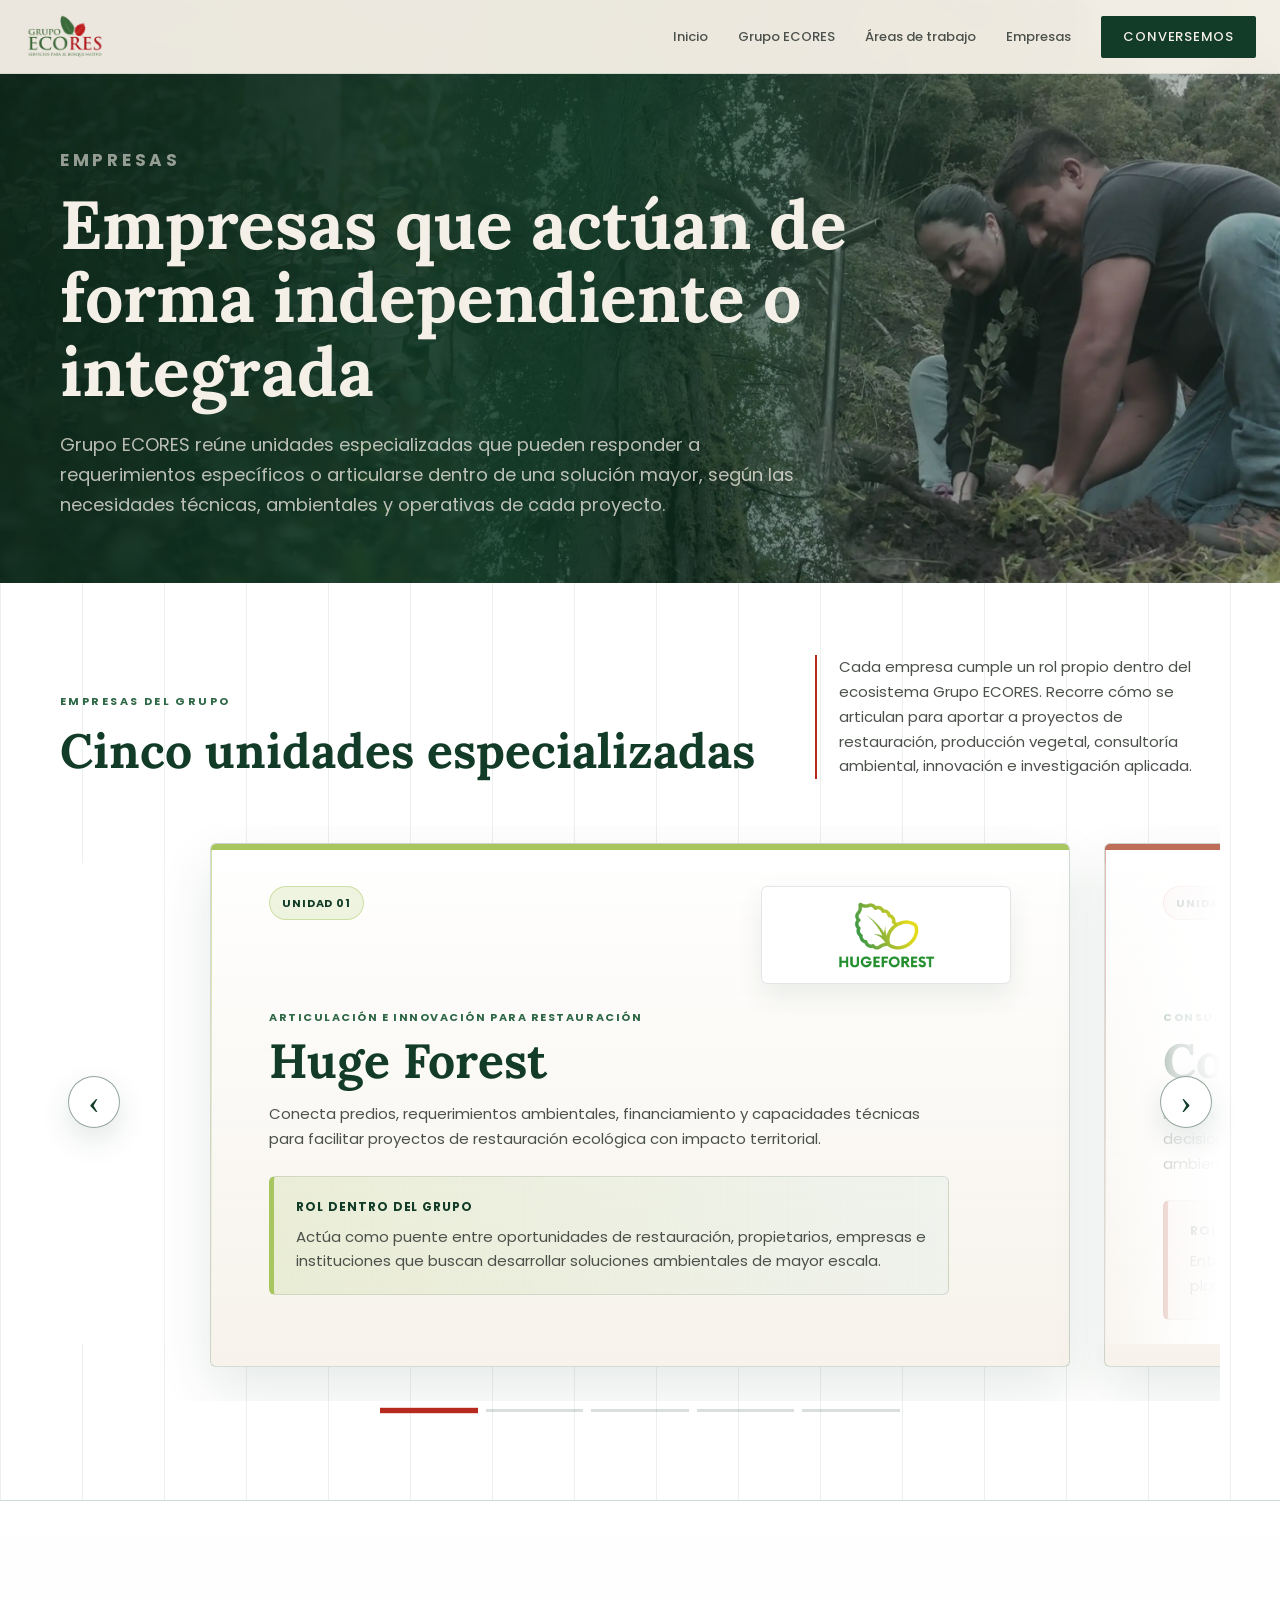
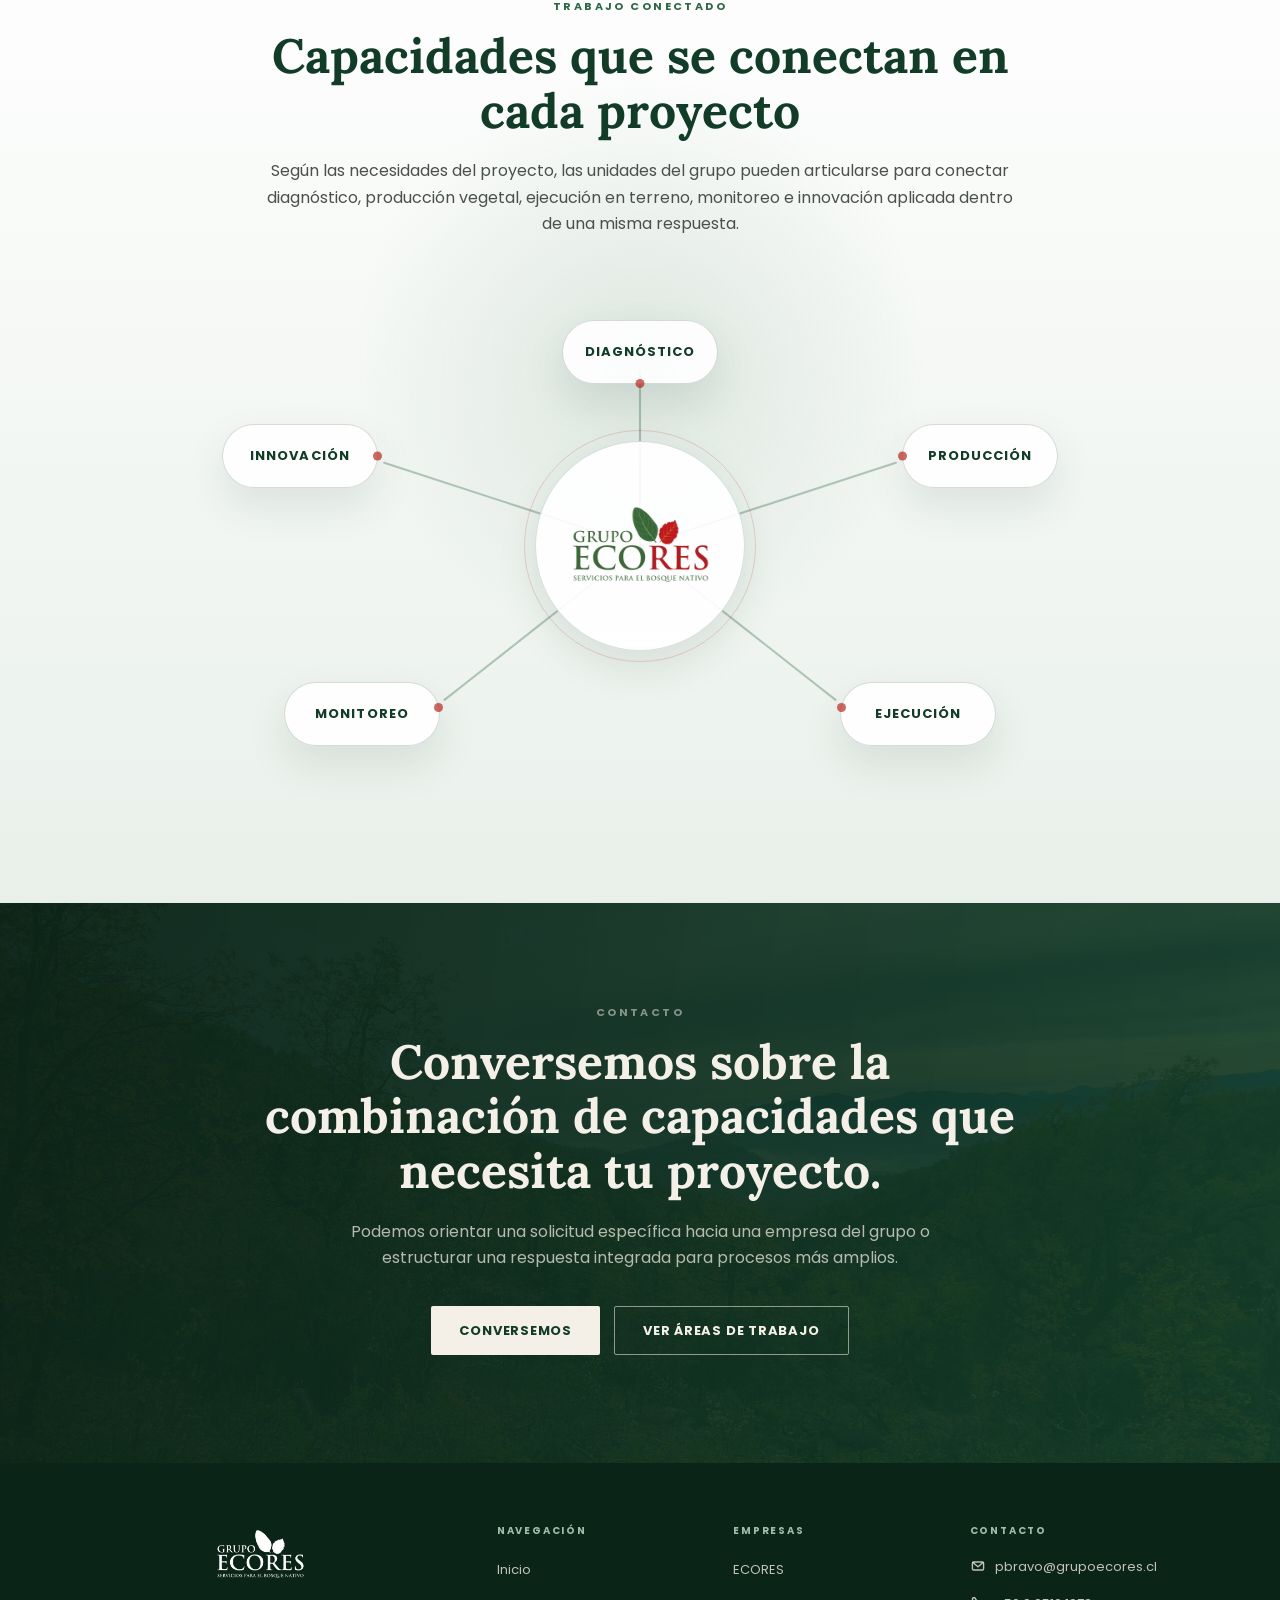
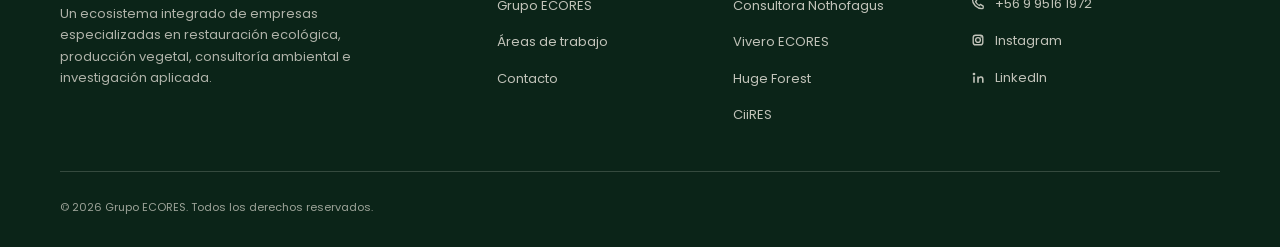
<file: empresas.html>
<!DOCTYPE html>
<html lang="es">
<head>
  <meta charset="UTF-8" />
  <meta name="viewport" content="width=device-width, initial-scale=1.0" />
  <title>Empresas | Grupo ECORES</title>
  <meta name="description" content="Empresas que forman parte del ecosistema Grupo ECORES." />
  <link rel="canonical" href="https://grupoecores.cl/empresas.html" />
  <link rel="icon" type="image/png" sizes="32x32" href="assets/favicon/favicon-32.png" />
  <link rel="apple-touch-icon" sizes="180x180" href="assets/favicon/apple-touch-icon.png" />
  <link rel="manifest" href="site.webmanifest" />
  <meta name="theme-color" content="#123c28" />
  <meta property="og:type" content="website" />
  <meta property="og:locale" content="es_CL" />
  <meta property="og:site_name" content="Grupo ECORES" />
  <meta property="og:title" content="Empresas | Grupo ECORES" />
  <meta property="og:description" content="Cinco unidades especializadas que actúan de forma independiente o integrada en proyectos ambientales." />
  <meta property="og:url" content="https://grupoecores.cl/empresas.html" />
  <meta property="og:image" content="https://grupoecores.cl/assets/img/og-grupo-ecores.jpg" />
  <meta property="og:image:width" content="1200" />
  <meta property="og:image:height" content="630" />
  <meta property="og:image:alt" content="Paisaje de bosque nativo y presentación de Grupo ECORES" />
  <meta name="twitter:card" content="summary_large_image" />
  <meta name="twitter:title" content="Empresas | Grupo ECORES" />
  <meta name="twitter:description" content="Cinco unidades especializadas que actúan de forma independiente o integrada en proyectos ambientales." />
  <meta name="twitter:image" content="https://grupoecores.cl/assets/img/og-grupo-ecores.jpg" />
  <link rel="preconnect" href="https://fonts.googleapis.com">
  <link rel="preconnect" href="https://fonts.gstatic.com" crossorigin>
  <link href="https://fonts.googleapis.com/css2?family=Lora:ital,wght@0,400..700;1,400..700&family=Poppins:wght@300;400;500;600;700&display=swap" rel="stylesheet">
  <link rel="preload" as="image" href="assets/img/empresas_hero1.webp" type="image/webp" fetchpriority="high" />
  <link rel="stylesheet" href="css/styles.css?v=20260729c">
</head>
<body>
  <header class="nav">
    <div class="nav-inner">
      <a href="index.html" class="logo" aria-label="Grupo ECORES">
        <img src="assets/logo/grupoecores_color.png" alt="Grupo ECORES">
      </a>
      <a class="btn btn-verde nav-mobile-cta" href="contacto.html">Conversemos</a>
      <button class="nav-toggle" type="button" aria-expanded="false" aria-controls="nav-principal" aria-label="Abrir men&uacute;">
        <span class="nav-toggle-line" aria-hidden="true"></span>
        <span class="nav-toggle-line" aria-hidden="true"></span>
        <span class="nav-toggle-line" aria-hidden="true"></span>
      </button>
      <nav id="nav-principal" class="nav-menu" aria-label="Navegaci&oacute;n principal">
        <ul class="nav-links">
          <li><a href="index.html">Inicio</a></li>
          <li><a href="grupo-ecores.html">Grupo ECORES</a></li>
          <li><a href="areas-de-trabajo.html">&Aacute;reas de trabajo</a></li>
          <li><a href="empresas.html">Empresas</a></li>
          <li class="nav-cta-item"><a class="btn btn-verde nav-cta" href="contacto.html">Conversemos</a></li>
        </ul>
      </nav>
    </div>
  </header>

  <main>
    <section class="hero-interno hero-empresas">
      <div class="container">
        <p class="label">Empresas</p>
        <h1>Empresas que act&uacute;an de forma independiente o integrada</h1>
        <p>Grupo ECORES re&uacute;ne unidades especializadas que pueden responder a requerimientos espec&iacute;ficos o articularse dentro de una soluci&oacute;n mayor, seg&uacute;n las necesidades t&eacute;cnicas, ambientales y operativas de cada proyecto.</p>
      </div>
    </section>

    <section class="empresas-recorrido section" aria-labelledby="empresas-recorrido-titulo">
      <div class="container">
        <div class="empresas-recorrido-head">
          <div>
            <p class="label">Empresas del grupo</p>
            <h2 id="empresas-recorrido-titulo" class="titulo">Cinco unidades especializadas</h2>
          </div>
          <p>Cada empresa cumple un rol propio dentro del ecosistema Grupo ECORES. Recorre c&oacute;mo se articulan para aportar a proyectos de restauraci&oacute;n, producci&oacute;n vegetal, consultor&iacute;a ambiental, innovaci&oacute;n e investigaci&oacute;n aplicada.</p>
        </div>

        <button class="empresas-control prev" type="button" aria-label="Empresa anterior">‹</button>
        <button class="empresas-control next" type="button" aria-label="Empresa siguiente">›</button>

        <div class="empresas-pista" aria-label="Recorrido horizontal de empresas">
          <article class="empresa-panel empresa-panel-huge">
            <div class="empresa-panel-contenido">
              <div class="empresa-card-head">
                <span class="empresa-num">Unidad 01</span>
                <div class="empresa-logo-box">
                  <img class="empresa-logo" src="assets/logo/hugeforest_color.png" alt="Huge Forest" width="720" height="480" loading="lazy" decoding="async">
                </div>
              </div>
              <p class="empresa-rubro">Articulaci&oacute;n e innovaci&oacute;n para restauraci&oacute;n</p>
              <h3>Huge Forest</h3>
              <p>Conecta predios, requerimientos ambientales, financiamiento y capacidades t&eacute;cnicas para facilitar proyectos de restauraci&oacute;n ecol&oacute;gica con impacto territorial.</p>
              <div class="empresa-rol">
                <h4>Rol dentro del grupo</h4>
                <p>Act&uacute;a como puente entre oportunidades de restauraci&oacute;n, propietarios, empresas e instituciones que buscan desarrollar soluciones ambientales de mayor escala.</p>
              </div>
            </div>
          </article>

          <article class="empresa-panel empresa-panel-nothofagus">
            <div class="empresa-panel-contenido">
              <div class="empresa-card-head">
                <span class="empresa-num">Unidad 02</span>
                <div class="empresa-logo-box">
                  <img class="empresa-logo" src="assets/logo/nothofagus_color.png" alt="Consultora Nothofagus" width="720" height="480" loading="lazy" decoding="async">
                </div>
              </div>
              <p class="empresa-rubro">Consultor&iacute;a ambiental y respaldo t&eacute;cnico</p>
              <h3>Consultora Nothofagus</h3>
              <p>Desarrolla estudios, diagn&oacute;sticos, monitoreos y planificaci&oacute;n ambiental para orientar decisiones vinculadas al bosque nativo, la restauraci&oacute;n ecol&oacute;gica y el cumplimiento ambiental.</p>
              <div class="empresa-rol">
                <h4>Rol dentro del grupo</h4>
                <p>Entrega el respaldo t&eacute;cnico que permite definir qu&eacute; hacer, d&oacute;nde intervenir, c&oacute;mo planificar y c&oacute;mo evaluar los resultados de cada proyecto.</p>
              </div>
            </div>
          </article>

          <article class="empresa-panel empresa-panel-vivero">
            <div class="empresa-panel-contenido">
              <div class="empresa-card-head">
                <span class="empresa-num">Unidad 03</span>
                <div class="empresa-logo-box">
                  <img class="empresa-logo" src="assets/logo/viveroecores_color.png" alt="Vivero ECORES" width="720" height="480" loading="lazy" decoding="async">
                </div>
              </div>
              <p class="empresa-rubro">Producci&oacute;n vegetal nativa</p>
              <h3>Vivero ECORES</h3>
              <p>Produce y abastece plantas nativas para proyectos de restauraci&oacute;n, reforestaci&oacute;n, instituciones, empresas y p&uacute;blico general, con atenci&oacute;n al origen del material vegetal.</p>
              <div class="empresa-rol">
                <h4>Rol dentro del grupo</h4>
                <p>Aporta disponibilidad de especies nativas, trazabilidad de semillas y diversidad vegetal para responder a necesidades concretas de restauraci&oacute;n y reforestaci&oacute;n.</p>
              </div>
            </div>
          </article>

          <article class="empresa-panel empresa-panel-ecores">
            <div class="empresa-panel-contenido">
              <div class="empresa-card-head">
                <span class="empresa-num">Unidad 04</span>
                <div class="empresa-logo-box">
                  <img class="empresa-logo" src="assets/logo/ecores_color.png" alt="ECORES" width="720" height="480" loading="lazy" decoding="async">
                </div>
              </div>
              <p class="empresa-rubro">Ejecuci&oacute;n y operaci&oacute;n en terreno</p>
              <h3>ECORES</h3>
              <p>Ejecuta proyectos de restauraci&oacute;n, reforestaci&oacute;n y acciones ambientales en terreno, articulando equipos, log&iacute;stica, implementaci&oacute;n y manejo operativo.</p>
              <div class="empresa-rol">
                <h4>Rol dentro del grupo</h4>
                <p>Lleva a terreno las decisiones t&eacute;cnicas del proyecto, transformando la planificaci&oacute;n en acciones concretas de establecimiento, manejo, mantenci&oacute;n y respuesta operativa.</p>
              </div>
            </div>
          </article>

          <article class="empresa-panel empresa-panel-ciires">
            <div class="empresa-panel-contenido">
              <div class="empresa-card-head">
                <span class="empresa-num">Unidad 05</span>
                <div class="empresa-logo-box">
                  <img class="empresa-logo" src="assets/logo/ciires_color.png" alt="CiiRES" width="720" height="480" loading="lazy" decoding="async">
                </div>
              </div>
              <p class="empresa-rubro">Investigaci&oacute;n aplicada y transferencia</p>
              <h3>CiiRES</h3>
              <p>Desarrolla ciencia aplicada con impacto social real, integrando investigaci&oacute;n, validaci&oacute;n metodol&oacute;gica y transferencia de conocimiento para fortalecer la restauraci&oacute;n ecol&oacute;gica.</p>
              <div class="empresa-rol">
                <h4>Rol dentro del grupo</h4>
                <p>Convierte datos, monitoreos y experiencia territorial en aprendizaje aplicado, retroalimentando nuevas metodolog&iacute;as, decisiones t&eacute;cnicas y procesos de innovaci&oacute;n.</p>
              </div>
            </div>
          </article>
        </div>

        <div class="empresas-indicadores" aria-hidden="true">
          <span></span>
          <span></span>
          <span></span>
          <span></span>
          <span></span>
        </div>
      </div>
    </section>

    <section class="empresas-integracion section">
      <div class="container">
        <div class="integracion-header">
          <p class="label">Trabajo conectado</p>
          <h2 class="titulo">Capacidades que se conectan en cada proyecto</h2>
          <p>Seg&uacute;n las necesidades del proyecto, las unidades del grupo pueden articularse para conectar diagn&oacute;stico, producci&oacute;n vegetal, ejecuci&oacute;n en terreno, monitoreo e innovaci&oacute;n aplicada dentro de una misma respuesta.</p>
        </div>

        <div class="integracion-diagrama" aria-label="Grupo ECORES conecta diagn&oacute;stico, producci&oacute;n, ejecuci&oacute;n, monitoreo e innovaci&oacute;n">
          <svg class="integracion-lineas" viewBox="0 0 720 500" aria-hidden="true" focusable="false">
            <line x1="360" y1="250" x2="360" y2="82"></line>
            <line x1="360" y1="250" x2="606" y2="170"></line>
            <line x1="360" y1="250" x2="548" y2="398"></line>
            <line x1="360" y1="250" x2="172" y2="398"></line>
            <line x1="360" y1="250" x2="114" y2="170"></line>
          </svg>

          <div class="integracion-centro">
            <img src="assets/logo/grupoecores_color.png" alt="" aria-hidden="true" width="720" height="480" loading="lazy" decoding="async">
          </div>

          <div class="integracion-nodo diagnostico">Diagn&oacute;stico</div>
          <div class="integracion-nodo produccion">Producci&oacute;n</div>
          <div class="integracion-nodo ejecucion">Ejecuci&oacute;n</div>
          <div class="integracion-nodo monitoreo">Monitoreo</div>
          <div class="integracion-nodo innovacion">Innovaci&oacute;n</div>
        </div>
      </div>
    </section>

    <section class="empresas-contacto">
      <div class="container">
        <p class="label">Contacto</p>
        <h2 class="titulo">Conversemos sobre la combinaci&oacute;n de capacidades que necesita tu proyecto.</h2>
        <p>Podemos orientar una solicitud espec&iacute;fica hacia una empresa del grupo o estructurar una respuesta integrada para procesos m&aacute;s amplios.</p>
        <div class="contacto-btns">
          <a class="btn btn-marfil" href="contacto.html">Conversemos</a>
          <a class="btn btn-outline" href="areas-de-trabajo.html">Ver &aacute;reas de trabajo</a>
        </div>
      </div>
    </section>
  </main>

  <footer>
    <div class="container">
      <div class="footer-grid">
        <div class="footer-marca">
          <a class="footer-logo" href="index.html"><img src="assets/logo/grupoecores_blanco.png" alt="Grupo ECORES" width="720" height="480" loading="lazy" decoding="async"></a>
          <p>Un ecosistema integrado de empresas especializadas en restauraci&oacute;n ecol&oacute;gica, producci&oacute;n vegetal, consultor&iacute;a ambiental e investigaci&oacute;n aplicada.</p>
        </div>
        <div class="footer-col">
          <h4>Navegaci&oacute;n</h4>
          <ul>
            <li><a href="index.html">Inicio</a></li>
            <li><a href="grupo-ecores.html">Grupo ECORES</a></li>
            <li><a href="areas-de-trabajo.html">&Aacute;reas de trabajo</a></li>
            <li><a href="contacto.html">Contacto</a></li>
          </ul>
        </div>
        <div class="footer-col">
          <h4>Empresas</h4>
          <ul>
            <li><a href="empresas.html">ECORES</a></li>
            <li><a href="empresas.html">Consultora Nothofagus</a></li>
            <li><a href="https://www.viveroecores.cl/">Vivero ECORES</a></li>
            <li><a href="empresas.html">Huge Forest</a></li>
            <li><a href="empresas.html">CiiRES</a></li>
          </ul>
        </div>
        <div class="footer-col">
          <h4>Contacto</h4>
          <ul>
            <li><a class="contact-link" href="mailto:pbravo@grupoecores.cl"><svg viewBox="0 0 20 20" fill="none" aria-hidden="true"><rect x="3" y="5" width="14" height="10" rx="1.5" stroke-width="1.7"/><path d="m4 6 6 5 6-5" stroke-width="1.7" stroke-linecap="round" stroke-linejoin="round"/></svg><span>pbravo@grupoecores.cl</span></a></li>
            <li><a class="contact-link" href="tel:+56995161972"><svg viewBox="0 0 20 20" fill="none" aria-hidden="true"><path d="M6.1 3.5 8.3 7 6.9 8.4a11.4 11.4 0 0 0 4.7 4.7l1.4-1.4 3.5 2.2v1.6c0 .8-.7 1.5-1.5 1.5C8.4 17 3 11.6 3 5c0-.8.7-1.5 1.5-1.5h1.6Z" stroke-width="1.7" stroke-linecap="round" stroke-linejoin="round"/></svg><span>+56 9 9516 1972</span></a></li>
            <li><a class="contact-link" href="https://www.instagram.com/grupoecores/" target="_blank" rel="noopener noreferrer"><svg viewBox="0 0 20 20" fill="none" aria-hidden="true"><rect x="4" y="4" width="12" height="12" rx="3" stroke-width="1.7"/><circle cx="10" cy="10" r="3" stroke-width="1.7"/><circle cx="13.8" cy="6.2" r="1" fill="currentColor" stroke="none"/></svg><span>Instagram</span></a></li>
            <li><a class="contact-link" href="https://cl.linkedin.com/company/grupo-ecores" target="_blank" rel="noopener noreferrer"><svg viewBox="0 0 20 20" fill="none" aria-hidden="true"><circle cx="5" cy="5" r="1.7" fill="currentColor" stroke="none"/><path d="M4 8h2v8H4zM9 8h2v1.4c.6-.9 1.5-1.6 2.9-1.6 2.1 0 3.1 1.4 3.1 3.8V16h-2v-4c0-1.5-.5-2.2-1.6-2.2-1.3 0-2.4 1-2.4 2.8V16H9z" fill="currentColor" stroke="none"/></svg><span>LinkedIn</span></a></li>
          </ul>
        </div>
      </div>
      <div class="footer-bottom">
        <span>&copy; 2026 Grupo ECORES. Todos los derechos reservados.</span>
      </div>
    </div>
  </footer>
  <script src="js/navigation.js"></script>
  <script src="js/empresas.js"></script>
</body>
</html>
</file>
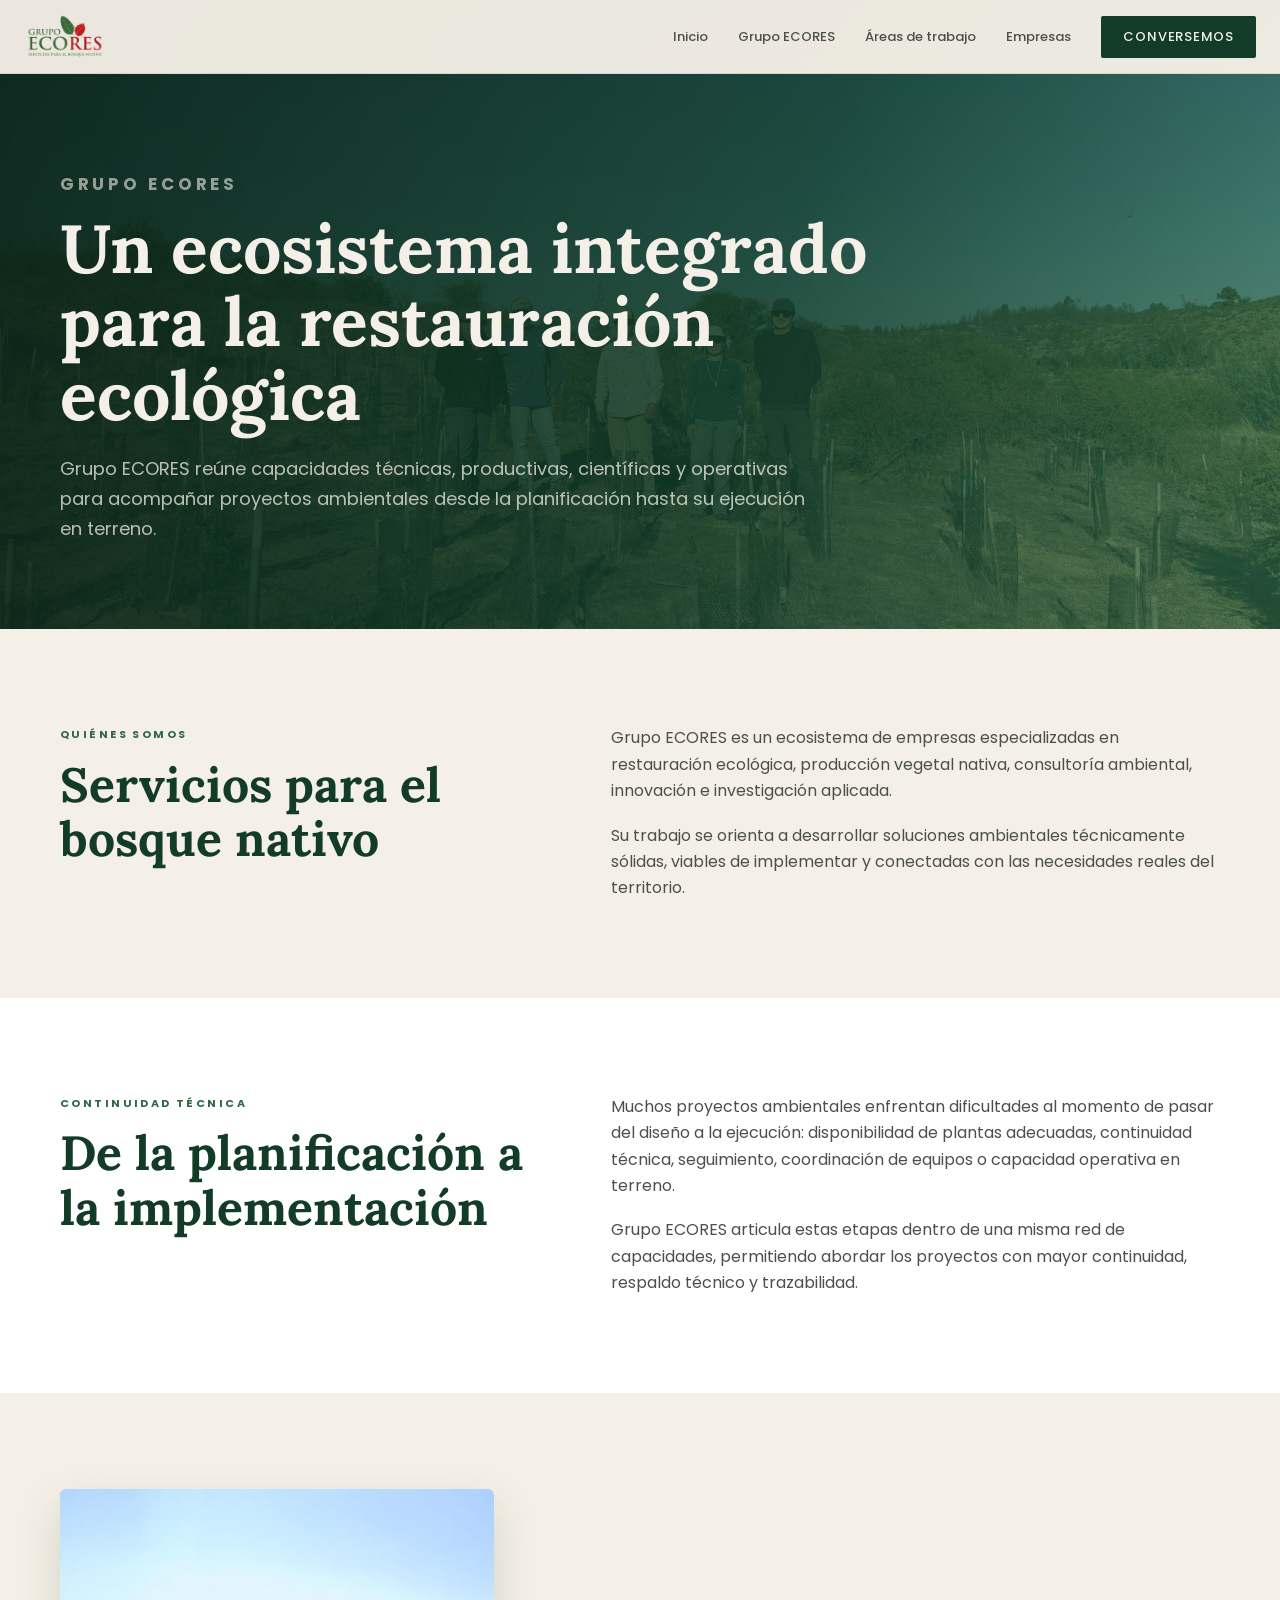
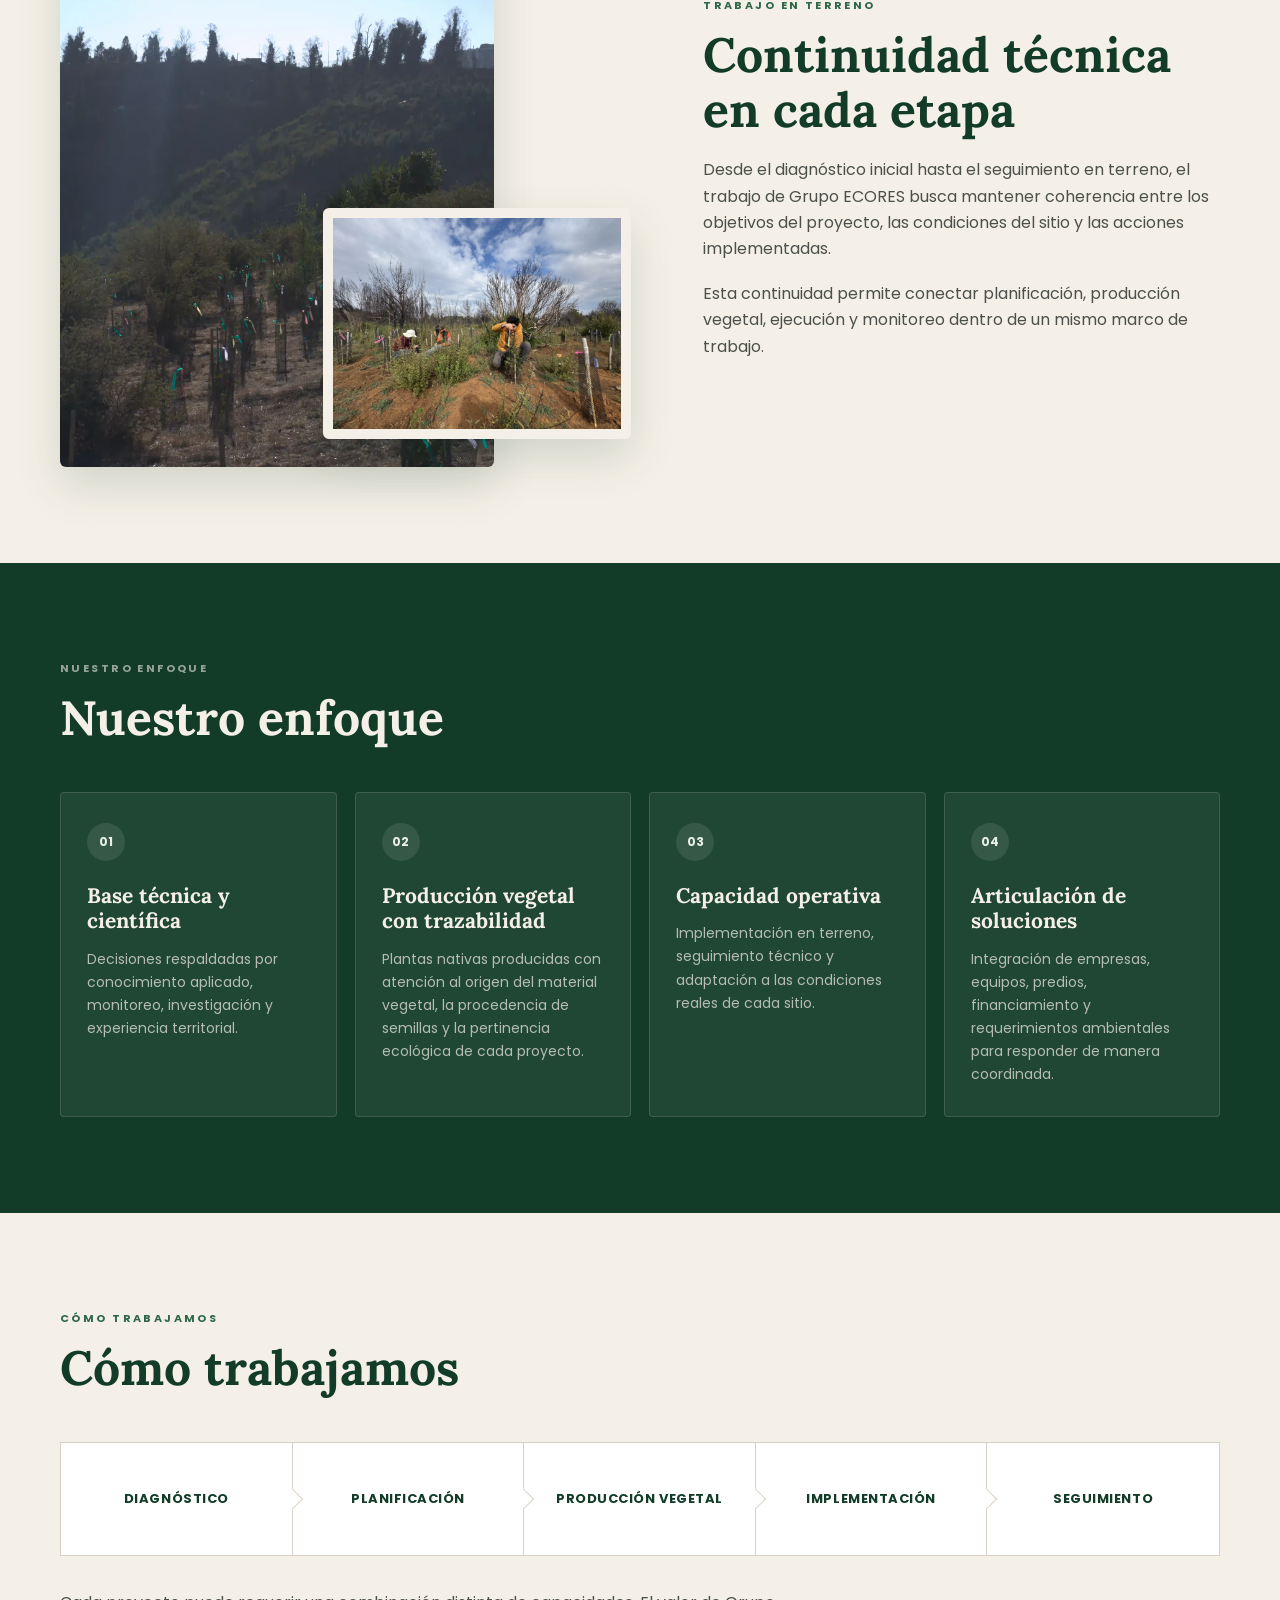
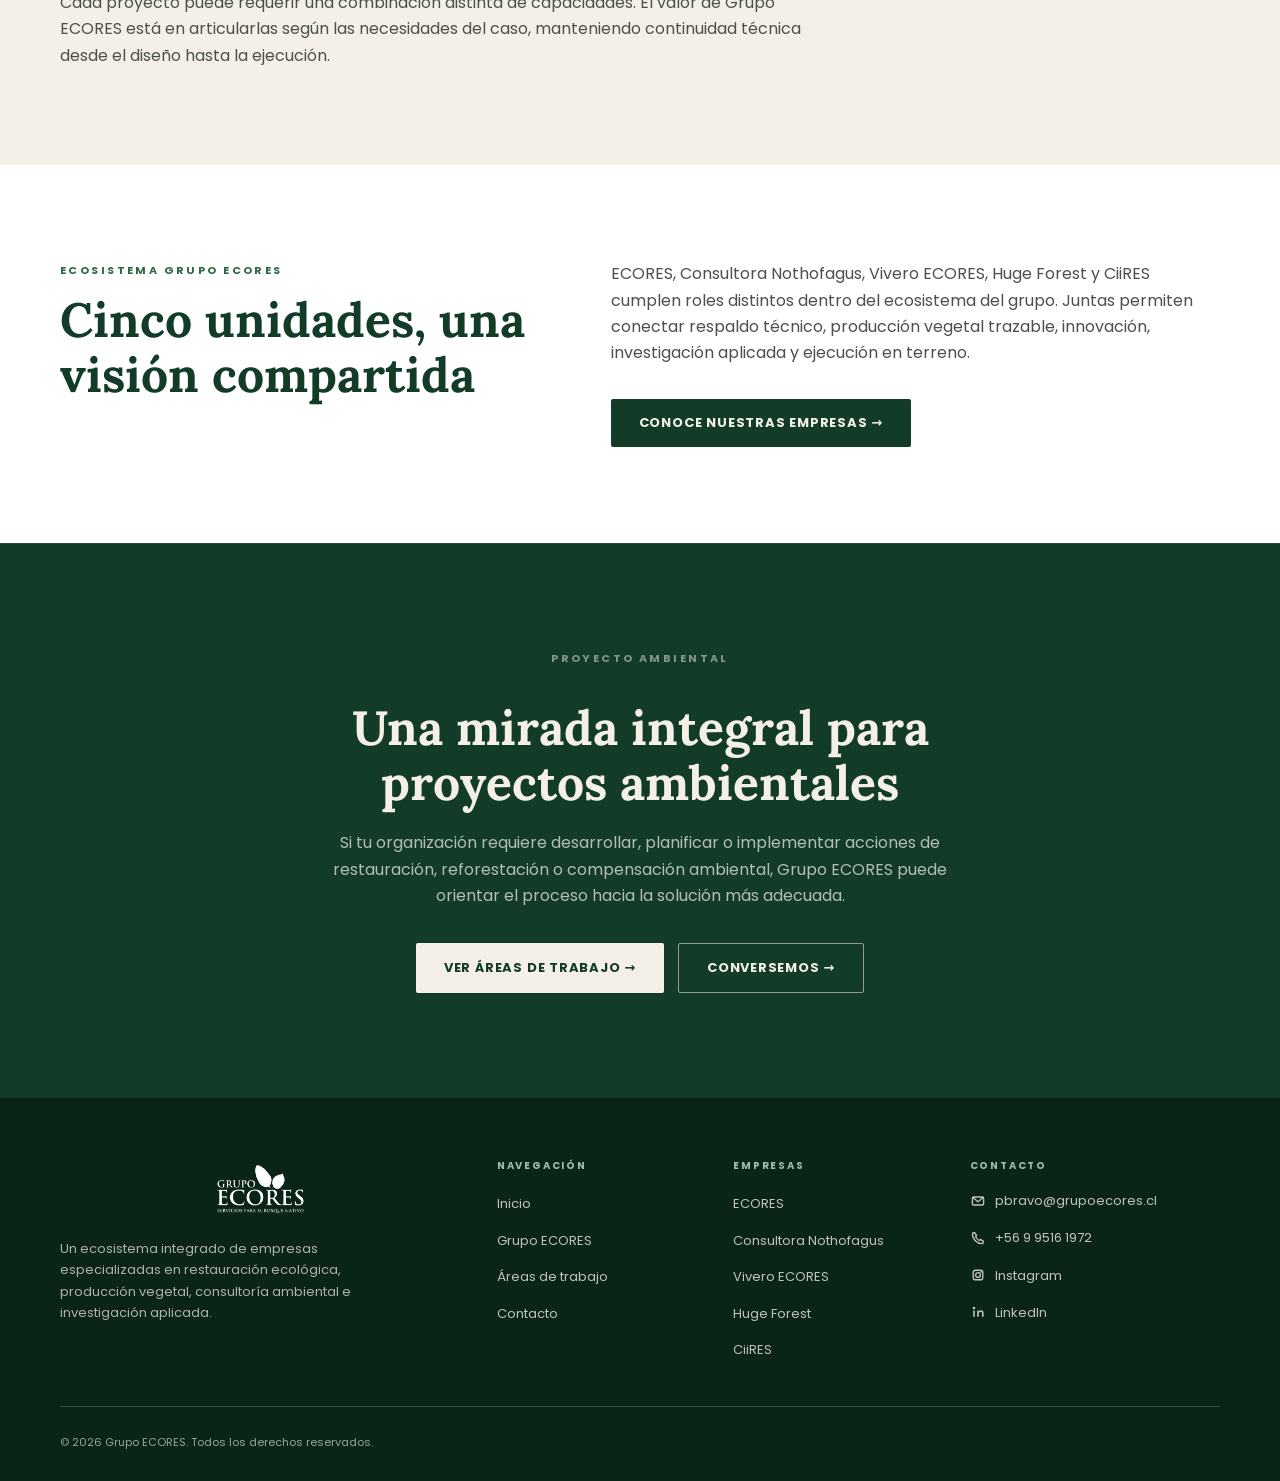
<file: grupo-ecores.html>
<!DOCTYPE html>
<html lang="es">
<head>
  <meta charset="UTF-8" />
  <meta name="viewport" content="width=device-width, initial-scale=1.0" />
  <title>Grupo ECORES | Grupo ECORES</title>
  <meta name="description" content="Conoce la estructura integrada de Grupo ECORES y su forma de trabajo." />
  <link rel="canonical" href="https://grupoecores.cl/grupo-ecores.html" />
  <link rel="icon" type="image/png" sizes="32x32" href="assets/favicon/favicon-32.png" />
  <link rel="apple-touch-icon" sizes="180x180" href="assets/favicon/apple-touch-icon.png" />
  <link rel="manifest" href="site.webmanifest" />
  <meta name="theme-color" content="#123c28" />
  <meta property="og:type" content="website" />
  <meta property="og:locale" content="es_CL" />
  <meta property="og:site_name" content="Grupo ECORES" />
  <meta property="og:title" content="Grupo ECORES | Ecosistema integrado para la restauración ecológica" />
  <meta property="og:description" content="Conoce la estructura integrada de Grupo ECORES y su forma de trabajo." />
  <meta property="og:url" content="https://grupoecores.cl/grupo-ecores.html" />
  <meta property="og:image" content="https://grupoecores.cl/assets/img/og-grupo-ecores.jpg" />
  <meta property="og:image:width" content="1200" />
  <meta property="og:image:height" content="630" />
  <meta property="og:image:alt" content="Paisaje de bosque nativo y presentación de Grupo ECORES" />
  <meta name="twitter:card" content="summary_large_image" />
  <meta name="twitter:title" content="Grupo ECORES | Ecosistema integrado para la restauración ecológica" />
  <meta name="twitter:description" content="Conoce la estructura integrada de Grupo ECORES y su forma de trabajo." />
  <meta name="twitter:image" content="https://grupoecores.cl/assets/img/og-grupo-ecores.jpg" />
  <link rel="preconnect" href="https://fonts.googleapis.com">
  <link rel="preconnect" href="https://fonts.gstatic.com" crossorigin>
  <link href="https://fonts.googleapis.com/css2?family=Lora:ital,wght@0,400..700;1,400..700&family=Poppins:wght@300;400;500;600;700&display=swap" rel="stylesheet">
  <link rel="preload" as="image" href="assets/img/foto1_quienes_somos.webp" type="image/webp" fetchpriority="high" />
  <link rel="stylesheet" href="css/styles.css?v=20260729c">
</head>
<body>
  <header class="nav">
    <div class="nav-inner">
      <a href="index.html" class="logo" aria-label="Grupo ECORES">
        <img src="assets/logo/grupoecores_color.png" alt="Grupo ECORES">
      </a>
      <a class="btn btn-verde nav-mobile-cta" href="contacto.html">Conversemos</a>
      <button class="nav-toggle" type="button" aria-expanded="false" aria-controls="nav-principal" aria-label="Abrir menú">
        <span class="nav-toggle-line" aria-hidden="true"></span>
        <span class="nav-toggle-line" aria-hidden="true"></span>
        <span class="nav-toggle-line" aria-hidden="true"></span>
      </button>
      <nav id="nav-principal" class="nav-menu" aria-label="Navegación principal">
        <ul class="nav-links">
          <li><a href="index.html">Inicio</a></li>
          <li><a href="grupo-ecores.html">Grupo ECORES</a></li>
          <li><a href="areas-de-trabajo.html">Áreas de trabajo</a></li>
          <li><a href="empresas.html">Empresas</a></li>
          <li class="nav-cta-item"><a class="btn btn-verde nav-cta" href="contacto.html">Conversemos</a></li>
        </ul>
      </nav>
    </div>
  </header>

  <main>
    <section class="hero-interno hero-grupo">
      <div class="container">
        <p class="label">Grupo ECORES</p>
        <h1>Un ecosistema integrado para la restauración ecológica</h1>
        <p>Grupo ECORES reúne capacidades técnicas, productivas, científicas y operativas para acompañar proyectos ambientales desde la planificación hasta su ejecución en terreno.</p>
      </div>
    </section>

    <section class="grupo-intro quienes-card-bg section">
      <div class="container grupo-texto-grid">
        <div>
          <p class="label">Quiénes somos</p>
          <h2 class="titulo">Servicios para el bosque nativo</h2>
        </div>
        <div class="grupo-copy">
          <p>Grupo ECORES es un ecosistema de empresas especializadas en restauración ecológica, producción vegetal nativa, consultoría ambiental, innovación e investigación aplicada.</p>
          <p>Su trabajo se orienta a desarrollar soluciones ambientales técnicamente sólidas, viables de implementar y conectadas con las necesidades reales del territorio.</p>
        </div>
      </div>
    </section>

    <section class="grupo-plan section">
      <div class="container grupo-texto-grid">
        <div>
          <p class="label">Continuidad técnica</p>
          <h2 class="titulo">De la planificación a la implementación</h2>
        </div>
        <div class="grupo-copy">
          <p>Muchos proyectos ambientales enfrentan dificultades al momento de pasar del diseño a la ejecución: disponibilidad de plantas adecuadas, continuidad técnica, seguimiento, coordinación de equipos o capacidad operativa en terreno.</p>
          <p>Grupo ECORES articula estas etapas dentro de una misma red de capacidades, permitiendo abordar los proyectos con mayor continuidad, respaldo técnico y trazabilidad.</p>
        </div>
      </div>
    </section>

    <section class="bloque-terreno section">
      <div class="container bloque-terreno-grid">
        <div class="quienes-mosaico" aria-label="Trabajo técnico en bosque nativo">
          <img class="quienes-mosaico-principal" src="assets/img/foto3_quienes_somos.webp" alt="Detalle de labores ambientales asociadas a restauración ecológica" width="1600" height="1065" loading="lazy" decoding="async">
          <img class="quienes-mosaico-secundaria" src="assets/img/foto2_quienes_somos.webp" alt="Equipo técnico realizando trabajo en terreno en bosque nativo" width="1600" height="1200" loading="lazy" decoding="async">
        </div>
        <div class="bloque-terreno-texto">
          <p class="label">TRABAJO EN TERRENO</p>
          <h2 class="titulo">Continuidad técnica en cada etapa</h2>
          <p>Desde el diagnóstico inicial hasta el seguimiento en terreno, el trabajo de Grupo ECORES busca mantener coherencia entre los objetivos del proyecto, las condiciones del sitio y las acciones implementadas.</p>
          <p class="bloque-terreno-secundario">Esta continuidad permite conectar planificación, producción vegetal, ejecución y monitoreo dentro de un mismo marco de trabajo.</p>
        </div>
      </div>
    </section>

    <section class="grupo-enfoque section">
      <div class="container">
        <div class="grupo-section-head">
          <p class="label">Nuestro enfoque</p>
          <h2 class="titulo">Nuestro enfoque</h2>
        </div>
        <div class="grupo-card-grid">
          <article class="grupo-card">
            <span class="grupo-card-num">01</span>
            <h3>Base técnica y científica</h3>
            <p>Decisiones respaldadas por conocimiento aplicado, monitoreo, investigación y experiencia territorial.</p>
          </article>
          <article class="grupo-card">
            <span class="grupo-card-num">02</span>
            <h3>Producción vegetal con trazabilidad</h3>
            <p>Plantas nativas producidas con atención al origen del material vegetal, la procedencia de semillas y la pertinencia ecológica de cada proyecto.</p>
          </article>
          <article class="grupo-card">
            <span class="grupo-card-num">03</span>
            <h3>Capacidad operativa</h3>
            <p>Implementación en terreno, seguimiento técnico y adaptación a las condiciones reales de cada sitio.</p>
          </article>
          <article class="grupo-card">
            <span class="grupo-card-num">04</span>
            <h3>Articulación de soluciones</h3>
            <p>Integración de empresas, equipos, predios, financiamiento y requerimientos ambientales para responder de manera coordinada.</p>
          </article>
        </div>
      </div>
    </section>

    <section class="grupo-trabajo section">
      <div class="container">
        <div class="grupo-section-head">
          <p class="label">Cómo trabajamos</p>
          <h2 class="titulo">Cómo trabajamos</h2>
        </div>
        <ol class="grupo-secuencia" aria-label="Secuencia de trabajo Grupo ECORES">
          <li>Diagnóstico</li>
          <li>Planificación</li>
          <li>Producción vegetal</li>
          <li>Implementación</li>
          <li>Seguimiento</li>
        </ol>
        <p class="grupo-secuencia-texto">Cada proyecto puede requerir una combinación distinta de capacidades. El valor de Grupo ECORES está en articularlas según las necesidades del caso, manteniendo continuidad técnica desde el diseño hasta la ejecución.</p>
      </div>
    </section>

    <section class="grupo-unidades section">
      <div class="container grupo-unidades-inner">
        <div>
          <p class="label">Ecosistema Grupo ECORES</p>
          <h2 class="titulo">Cinco unidades, una visión compartida</h2>
        </div>
        <div class="grupo-copy">
          <p>ECORES, Consultora Nothofagus, Vivero ECORES, Huge Forest y CiiRES cumplen roles distintos dentro del ecosistema del grupo. Juntas permiten conectar respaldo técnico, producción vegetal trazable, innovación, investigación aplicada y ejecución en terreno.</p>
          <a class="btn btn-verde" href="empresas.html">Conoce nuestras empresas →</a>
        </div>
      </div>
    </section>

    <section class="contacto grupo-cta">
      <div class="container">
        <p class="label">Proyecto ambiental</p>
        <h2 class="titulo">Una mirada integral para proyectos ambientales</h2>
        <p>Si tu organización requiere desarrollar, planificar o implementar acciones de restauración, reforestación o compensación ambiental, Grupo ECORES puede orientar el proceso hacia la solución más adecuada.</p>
        <div class="contacto-btns">
          <a class="btn btn-marfil" href="areas-de-trabajo.html">Ver áreas de trabajo →</a>
          <a class="btn btn-outline" href="contacto.html">Conversemos →</a>
        </div>
      </div>
    </section>
  </main>

  <footer>
    <div class="container">
      <div class="footer-grid">
        <div class="footer-marca">
          <a class="footer-logo" href="index.html"><img src="assets/logo/grupoecores_blanco.png" alt="Grupo ECORES" width="720" height="480" loading="lazy" decoding="async"></a>
          <p>Un ecosistema integrado de empresas especializadas en restauración ecológica, producción vegetal, consultoría ambiental e investigación aplicada.</p>
        </div>
        <div class="footer-col">
          <h4>Navegación</h4>
          <ul>
            <li><a href="index.html">Inicio</a></li>
            <li><a href="grupo-ecores.html">Grupo ECORES</a></li>
            <li><a href="areas-de-trabajo.html">Áreas de trabajo</a></li>
            <li><a href="contacto.html">Contacto</a></li>
          </ul>
        </div>
        <div class="footer-col">
          <h4>Empresas</h4>
          <ul>
            <li><a href="empresas.html">ECORES</a></li>
            <li><a href="empresas.html">Consultora Nothofagus</a></li>
            <li><a href="https://www.viveroecores.cl/">Vivero ECORES</a></li>
            <li><a href="empresas.html">Huge Forest</a></li>
            <li><a href="empresas.html">CiiRES</a></li>
          </ul>
        </div>
        <div class="footer-col">
          <h4>Contacto</h4>
          <ul>
            <li><a class="contact-link" href="mailto:pbravo@grupoecores.cl"><svg viewBox="0 0 20 20" fill="none" aria-hidden="true"><rect x="3" y="5" width="14" height="10" rx="1.5" stroke-width="1.7"/><path d="m4 6 6 5 6-5" stroke-width="1.7" stroke-linecap="round" stroke-linejoin="round"/></svg><span>pbravo@grupoecores.cl</span></a></li>
            <li><a class="contact-link" href="tel:+56995161972"><svg viewBox="0 0 20 20" fill="none" aria-hidden="true"><path d="M6.1 3.5 8.3 7 6.9 8.4a11.4 11.4 0 0 0 4.7 4.7l1.4-1.4 3.5 2.2v1.6c0 .8-.7 1.5-1.5 1.5C8.4 17 3 11.6 3 5c0-.8.7-1.5 1.5-1.5h1.6Z" stroke-width="1.7" stroke-linecap="round" stroke-linejoin="round"/></svg><span>+56 9 9516 1972</span></a></li>
            <li><a class="contact-link" href="https://www.instagram.com/grupoecores/" target="_blank" rel="noopener noreferrer"><svg viewBox="0 0 20 20" fill="none" aria-hidden="true"><rect x="4" y="4" width="12" height="12" rx="3" stroke-width="1.7"/><circle cx="10" cy="10" r="3" stroke-width="1.7"/><circle cx="13.8" cy="6.2" r="1" fill="currentColor" stroke="none"/></svg><span>Instagram</span></a></li>
            <li><a class="contact-link" href="https://cl.linkedin.com/company/grupo-ecores" target="_blank" rel="noopener noreferrer"><svg viewBox="0 0 20 20" fill="none" aria-hidden="true"><circle cx="5" cy="5" r="1.7" fill="currentColor" stroke="none"/><path d="M4 8h2v8H4zM9 8h2v1.4c.6-.9 1.5-1.6 2.9-1.6 2.1 0 3.1 1.4 3.1 3.8V16h-2v-4c0-1.5-.5-2.2-1.6-2.2-1.3 0-2.4 1-2.4 2.8V16H9z" fill="currentColor" stroke="none"/></svg><span>LinkedIn</span></a></li>
          </ul>
        </div>
      </div>
      <div class="footer-bottom">
        <span>© 2026 Grupo ECORES. Todos los derechos reservados.</span>
      </div>
    </div>
  </footer>
  <script src="js/navigation.js"></script>
</body>
</html>
</file>
<file: css/styles.css>
*, *::before, *::after { box-sizing: border-box; margin: 0; padding: 0; }

:root {
  --verde-bosque: #123C28;
  --verde-profundo: #0B2418;
  --verde-medio: #2F6847;
  --verde-salvia: #5E8A6E;
  --verde-claro: #E9F0EA;
  --rojo-ecores: #B72A20;
  --marfil: #F5F0E7;
  --marfil-oscuro: #E8DFD1;
  --piedra: #D8D0C2;
  --texto: #1F241F;
  --texto-medio: #4B514A;
  --texto-suave: #71776E;
  --blanco: #FFFFFF;
  --max: 1160px;
}

html {
  max-width: 100%;
  overflow-x: clip;
  scroll-behavior: smooth;
}

body {
  max-width: 100%;
  overflow-x: clip;
  font-family: 'Poppins', system-ui, sans-serif;
  color: var(--texto);
  background: var(--blanco);
  line-height: 1.65;
}

img { max-width: 100%; height: auto; display: block; }
a { color: inherit; }

.container { width: min(var(--max), calc(100% - 48px)); min-width: 0; margin: 0 auto; }
.section { padding: 96px 0; }

.label {
  font-size: 11px;
  font-weight: 700;
  letter-spacing: .22em;
  text-transform: uppercase;
  color: var(--verde-medio);
  margin-bottom: 14px;
}

.titulo {
  font-family: 'Lora', Georgia, serif;
  font-size: clamp(30px, 4vw, 48px);
  line-height: 1.14;
  font-weight: 700;
  color: var(--verde-bosque);
  margin-bottom: 20px;
}

.bajada {
  font-size: 16px;
  color: var(--texto-medio);
  max-width: 650px;
}

.btn {
  display: inline-flex;
  align-items: center;
  justify-content: center;
  max-width: 100%;
  min-height: 48px;
  padding: 13px 28px;
  border-radius: 2px;
  font-size: 13px;
  font-weight: 700;
  letter-spacing: .06em;
  text-align: center;
  text-transform: uppercase;
  text-decoration: none;
  transition: .2s ease;
}

.btn-verde { background: var(--verde-bosque); color: var(--marfil); }
.btn-verde:hover { background: var(--verde-medio); }
.btn-marfil { background: var(--marfil); color: var(--verde-bosque); }
.btn-marfil:hover { background: var(--blanco); transform: translateY(-1px); }
.btn-outline { border: 1px solid rgba(245,240,231,.55); color: var(--marfil); }
.btn-outline:hover { border-color: var(--marfil); background: rgba(245,240,231,.08); }

/* Header */
.nav {
  position: fixed;
  inset: 0 0 auto 0;
  height: 74px;
  z-index: 20;
  background: rgba(245,240,231,.96);
  backdrop-filter: blur(10px);
  border-bottom: 1px solid rgba(18,60,40,.10);
}

.nav-inner {
  position: relative;
  height: 100%;
  width: min(1280px, calc(100% - 48px));
  margin: 0 auto;
  display: flex;
  align-items: center;
  justify-content: space-between;
  gap: 24px;
}

.logo img { height: 54px; width: auto; }
.nav-menu { margin-left: auto; }
.nav-links { display: flex; align-items: center; gap: 30px; list-style: none; }
.nav-links a { text-decoration: none; font-size: 13px; font-weight: 500; color: var(--texto-medio); }
.nav-links a:hover { color: var(--verde-bosque); }
.nav-cta { padding: 10px 22px; min-height: 42px; font-size: 12px; }
.nav-links a.nav-cta { color: var(--marfil); }
.nav-links a.nav-cta:hover { color: var(--blanco); }

.nav-mobile-cta,
.nav-toggle {
  display: none;
}

.nav-toggle {
  width: 48px;
  height: 48px;
  padding: 0;
  border: 1px solid rgba(18,60,40,.20);
  border-radius: 3px;
  background: rgba(255,255,255,.72);
  color: var(--verde-bosque);
  cursor: pointer;
}

.nav-toggle-line {
  display: block;
  width: 22px;
  height: 2px;
  margin: 3px auto;
  border-radius: 999px;
  background: currentColor;
  transform-origin: center;
  transition: transform .2s ease, opacity .2s ease;
}

.nav-toggle:focus-visible {
  outline: 3px solid rgba(47,104,71,.28);
  outline-offset: 3px;
}

/* Hero */
.hero {
  min-height: 94vh;
  padding-top: 74px;
  position: relative;
  display: flex;
  align-items: center;
  overflow: hidden;
  background: var(--verde-profundo);
}

.hero::before {
  content: '';
  position: absolute;
  inset: 0;
  background-image:
    linear-gradient(105deg, rgba(11,36,24,.95) 0%, rgba(18,60,40,.86) 42%, rgba(18,60,40,.26) 72%, rgba(18,60,40,.08) 100%),
    url('../assets/img/hero-desktop.webp');
  background-size: cover;
  background-position: center;
  z-index: 0;
}

.hero::after {
  content: '';
  position: absolute;
  inset: 0;
  background-image:
    radial-gradient(circle at 82% 47%, transparent 18%, rgba(245,240,231,.16) 18.3%, transparent 18.8%),
    radial-gradient(circle at 82% 47%, transparent 31%, rgba(245,240,231,.12) 31.3%, transparent 31.8%),
    radial-gradient(circle at 82% 47%, transparent 45%, rgba(245,240,231,.08) 45.3%, transparent 45.8%);
  opacity: .18;
  z-index: 1;
}

.hero-content {
  position: relative;
  z-index: 2;
  width: min(1160px, calc(100% - 48px));
  margin: 0 auto;
  display: grid;
  grid-template-columns: 3px minmax(0, 650px);
  gap: 36px;
  align-items: center;
}

.hero-line {
  height: 340px;
  background: linear-gradient(180deg, transparent 0%, var(--rojo-ecores) 17%, var(--verde-salvia) 52%, rgba(183,42,32,.45) 86%, transparent 100%);
  border-radius: 999px;
}

.hero-kicker {
  font-size: 11px;
  font-weight: 700;
  letter-spacing: .22em;
  text-transform: uppercase;
  color: rgba(245,240,231,.66);
  margin-bottom: 22px;
}

.hero h1 {
  font-family: 'Lora', Georgia, serif;
  font-size: clamp(38px, 5.2vw, 64px);
  line-height: 1.02;
  color: var(--marfil);
  font-weight: 700;
  margin-bottom: 22px;
  max-width: 700px;
}

.hero h1 em { display: block; font-style: italic; color: rgba(245,240,231,.60); font-weight: 600; }

.hero p {
  color: rgba(245,240,231,.82);
  font-size: 17px;
  max-width: 680px;
  margin-bottom: 30px;
  font-weight: 300;
}

.hero-actions { display: flex; gap: 14px; flex-wrap: wrap; }

/* Páginas internas */
.hero-interno {
  min-height: 52vh;
  padding: 170px 0 86px;
  background: var(--verde-profundo);
  color: var(--marfil);
}

.hero-interno .label { color: rgba(245,240,231,.58); }

.hero-interno h1 {
  font-family: 'Lora', Georgia, serif;
  font-size: clamp(40px, 6vw, 68px);
  line-height: 1.08;
  font-weight: 700;
  max-width: 780px;
  margin-bottom: 22px;
}

.hero-interno p {
  max-width: 680px;
  color: rgba(245,240,231,.74);
  font-size: 17px;
}

.contenido-interno { background: var(--marfil); }

.contenido-interno p {
  max-width: 760px;
  color: var(--texto-medio);
  font-size: 16px;
}

/* Áreas de trabajo */
.hero-areas-trabajo {
  background:
    linear-gradient(110deg, rgba(11,36,24,.97) 0%, rgba(18,60,40,.90) 54%, rgba(94,138,110,.52) 100%),
    linear-gradient(90deg, transparent 0 34px, rgba(245,240,231,.05) 34px 35px, transparent 35px 100%);
  background-size: auto, 72px 72px;
}

.mapa-capacidades {
  background: var(--marfil);
  border-bottom: 1px solid var(--piedra);
}

.mapa-capacidades-head {
  display: grid;
  grid-template-columns: minmax(0, .95fr) minmax(280px, .65fr);
  gap: 64px;
  align-items: end;
  margin-bottom: 52px;
}

.mapa-capacidades-head p:not(.label) {
  color: var(--texto-medio);
  font-size: 16px;
}

.mapa-capacidades-esquema {
  position: relative;
  display: grid;
  grid-template-columns: repeat(4, 1fr);
  border-top: 1px solid rgba(18,60,40,.22);
  border-bottom: 1px solid rgba(18,60,40,.22);
}

.mapa-capacidades-esquema::before {
  content: '';
  position: absolute;
  left: 0;
  right: 0;
  top: 76px;
  height: 1px;
  background: rgba(18,60,40,.18);
}

.capacidad-nodo {
  position: relative;
  min-height: 250px;
  padding: 28px 26px 32px;
  display: grid;
  grid-template-rows: auto auto 1fr;
  gap: 20px;
  border-right: 1px solid rgba(18,60,40,.16);
}

.capacidad-nodo:last-child { border-right: 0; }

.capacidad-num {
  color: var(--verde-medio);
  font-size: 12px;
  font-weight: 700;
  letter-spacing: .16em;
}

.capacidad-icono,
.area-amplia-icono {
  display: grid;
  place-items: center;
  color: var(--verde-bosque);
}

.capacidad-icono {
  width: 56px;
  height: 56px;
  background: rgba(255,255,255,.48);
  border: 1px solid rgba(18,60,40,.18);
  border-radius: 50%;
  z-index: 1;
}

.capacidad-icono svg,
.area-amplia-icono svg {
  width: 34px;
  height: 34px;
  fill: none;
  stroke: currentColor;
  stroke-width: 2;
  stroke-linecap: round;
  stroke-linejoin: round;
}

.capacidad-nodo h3 {
  align-self: end;
  max-width: 230px;
  font-family: 'Lora', Georgia, serif;
  color: var(--verde-bosque);
  font-size: 20px;
  line-height: 1.22;
}

.desarrollo-areas {
  background: var(--blanco);
}

.area-amplia {
  padding: 82px 0;
  border-bottom: 1px solid rgba(18,60,40,.10);
}

.area-fondo-blanco { background: var(--blanco); }
.area-fondo-marfil { background: var(--marfil); }
.area-fondo-verde-claro { background: var(--verde-claro); }

.area-amplia-grid {
  display: grid;
  grid-template-columns: 190px minmax(0, 1fr);
  gap: 66px;
  align-items: start;
}

.area-amplia-meta {
  position: sticky;
  top: 104px;
  display: grid;
  gap: 28px;
  align-content: start;
}

.area-amplia-meta span {
  font-family: 'Lora', Georgia, serif;
  font-size: clamp(52px, 7vw, 86px);
  line-height: .9;
  color: rgba(18,60,40,.18);
  font-weight: 700;
}

.area-amplia-icono {
  width: 74px;
  height: 74px;
  border: 1px solid rgba(18,60,40,.22);
  border-radius: 50%;
  background: rgba(255,255,255,.46);
}

.area-amplia-icono svg {
  width: 42px;
  height: 42px;
}

.area-amplia-contenido {
  display: grid;
  grid-template-columns: minmax(0, .8fr) minmax(300px, .72fr);
  gap: 56px;
  align-items: start;
}

.area-amplia-contenido h2 {
  grid-column: 1 / -1;
  max-width: 860px;
  font-family: 'Lora', Georgia, serif;
  color: var(--verde-bosque);
  font-size: clamp(30px, 4vw, 48px);
  line-height: 1.12;
}

.area-amplia-contenido p {
  max-width: 610px;
  color: var(--texto-medio);
  font-size: 16px;
}

.capacidad-lista {
  list-style: none;
  display: grid;
  grid-template-columns: 1fr 1fr;
  gap: 12px 18px;
}

.capacidad-lista li {
  position: relative;
  padding: 12px 0 12px 22px;
  border-top: 1px solid rgba(18,60,40,.16);
  color: var(--texto-medio);
  font-size: 13.5px;
}

.capacidad-lista li::before {
  content: '';
  position: absolute;
  left: 0;
  top: 21px;
  width: 8px;
  height: 8px;
  border: 1px solid var(--verde-medio);
  border-radius: 50%;
}

.areas-integracion {
  background: linear-gradient(180deg, var(--blanco) 0%, var(--verde-claro) 100%);
  color: var(--texto);
  border-top: 1px solid rgba(18,60,40,.10);
}

.areas-integracion-inner {
  display: grid;
  gap: 52px;
}

.areas-integracion .titulo { color: var(--verde-bosque); max-width: 820px; }

.areas-integracion p {
  max-width: 760px;
  color: var(--texto-medio);
}

.process-line {
  list-style: none;
  display: grid;
  grid-template-columns: repeat(5, 1fr);
  border: 1px solid rgba(18,60,40,.16);
  background: rgba(255,255,255,.62);
}

.process-line li {
  position: relative;
  min-height: 104px;
  display: grid;
  place-items: center;
  text-align: center;
  padding: 24px 18px;
  border-right: 1px solid rgba(18,60,40,.14);
  color: var(--verde-bosque);
  font-size: 12px;
  font-weight: 700;
  letter-spacing: .11em;
  text-transform: uppercase;
}

.process-line li:last-child { border-right: 0; }

.process-line li::after {
  content: '';
  position: absolute;
  right: -10px;
  top: 50%;
  width: 19px;
  height: 19px;
  border-top: 1px solid rgba(18,60,40,.18);
  border-right: 1px solid rgba(18,60,40,.18);
  background: var(--verde-claro);
  transform: translateY(-50%) rotate(45deg);
  z-index: 2;
}

.process-line li:last-child::after { display: none; }

.areas-cta {
  background: var(--marfil);
  color: var(--texto);
  text-align: center;
  padding: 88px 0 96px;
  border-top: 1px solid rgba(18,60,40,.12);
}

.areas-cta .container {
  max-width: 760px;
}

.areas-cta .titulo {
  color: var(--verde-bosque);
  max-width: 660px;
  margin-left: auto;
  margin-right: auto;
}

.areas-cta p {
  max-width: 620px;
  color: var(--texto-medio);
  margin: 0 auto 34px;
}

.areas-cta-btns {
  display: flex;
  justify-content: center;
  gap: 14px;
  flex-wrap: wrap;
}

.cta-light .btn-outline {
  border-color: rgba(18,60,40,.35);
  color: var(--verde-bosque);
}

.cta-light .btn-outline:hover {
  border-color: var(--verde-bosque);
  background: rgba(18,60,40,.06);
}

/* Grupo ECORES */
.hero-grupo {
  min-height: 58vh;
  background:
    linear-gradient(110deg, rgba(11,36,24,.96) 0%, rgba(18,60,40,.88) 58%, rgba(47,104,71,.72) 100%),
    url('../assets/img/foto1_quienes_somos.webp');
  background-size: cover;
  background-position: center;
}

.hero-grupo h1 { max-width: 880px; }

.hero-grupo p:not(.label) {
  max-width: 760px;
  font-size: 18px;
}

.grupo-intro { background: var(--marfil); }
.grupo-plan { background: var(--blanco); }
.bloque-terreno { background: var(--marfil); }
.grupo-enfoque { background: var(--verde-bosque); color: var(--marfil); }
.grupo-trabajo { background: var(--marfil); }
.grupo-unidades { background: var(--blanco); }

.quienes-card-bg {
  position: relative;
  isolation: isolate;
  overflow: hidden;
  background: var(--marfil);
  color: var(--texto);
}

.quienes-card-bg::after {
  content: none;
}

.quienes-card-bg .container {
  position: relative;
  z-index: 1;
}

.quienes-card-bg .label {
  color: var(--verde-medio);
}

.quienes-card-bg .titulo {
  color: var(--verde-bosque);
}

.quienes-card-bg .grupo-copy {
  color: var(--texto-medio);
}

.grupo-texto-grid,
.grupo-unidades-inner {
  display: grid;
  grid-template-columns: .88fr 1.12fr;
  gap: 72px;
  align-items: start;
}

.grupo-copy {
  display: grid;
  gap: 18px;
  color: var(--texto-medio);
  font-size: 16px;
}

.grupo-copy .btn {
  justify-self: start;
  margin-top: 14px;
}

.bloque-terreno-grid {
  display: grid;
  grid-template-columns: minmax(0, 1.05fr) minmax(0, .95fr);
  gap: 72px;
  align-items: center;
}

.bloque-terreno-img {
  width: 100%;
  aspect-ratio: 4 / 3;
  object-fit: cover;
  object-position: center;
  border-radius: 6px;
}

.quienes-mosaico {
  position: relative;
  min-height: 520px;
}

.quienes-mosaico img {
  display: block;
  width: 100%;
  object-fit: cover;
  border-radius: 6px;
  box-shadow: 0 18px 45px rgba(18,60,40,.16);
}

.quienes-mosaico .quienes-mosaico-principal {
  width: 76%;
  aspect-ratio: 3 / 4;
  object-position: center;
}

.quienes-mosaico .quienes-mosaico-secundaria {
  position: absolute;
  right: 0;
  bottom: 28px;
  width: 54%;
  aspect-ratio: 4 / 3;
  border: 10px solid var(--marfil);
  object-position: center;
}

.bloque-terreno-texto {
  max-width: 540px;
}

.bloque-terreno-texto p:not(.label) {
  color: var(--texto-medio);
  font-size: 16px;
}

.bloque-terreno-secundario {
  margin-top: 18px;
  color: var(--texto-suave);
}

.grupo-section-head {
  max-width: 720px;
  margin-bottom: 46px;
}

.grupo-enfoque .label { color: rgba(245,240,231,.58); }
.grupo-enfoque .titulo { color: var(--marfil); }

.grupo-card-grid {
  display: grid;
  grid-template-columns: repeat(4, 1fr);
  gap: 18px;
}

.grupo-card {
  min-height: 280px;
  padding: 30px 26px;
  border: 1px solid rgba(245,240,231,.14);
  border-radius: 4px;
  background: rgba(245,240,231,.06);
}

.grupo-card-num {
  display: inline-flex;
  width: 38px;
  height: 38px;
  align-items: center;
  justify-content: center;
  border-radius: 50%;
  background: rgba(245,240,231,.10);
  color: var(--verde-claro);
  font-size: 12px;
  font-weight: 700;
  margin-bottom: 22px;
}

.grupo-card h3 {
  font-family: 'Lora', Georgia, serif;
  font-size: 21px;
  line-height: 1.2;
  color: var(--marfil);
  margin-bottom: 14px;
}

.grupo-card p {
  color: rgba(245,240,231,.70);
  font-size: 14px;
  line-height: 1.65;
}

.grupo-secuencia {
  list-style: none;
  display: grid;
  grid-template-columns: repeat(5, 1fr);
  gap: 0;
  margin-bottom: 34px;
  border: 1px solid var(--piedra);
  background: var(--blanco);
}

.grupo-secuencia li {
  position: relative;
  min-height: 112px;
  padding: 30px 24px;
  display: flex;
  align-items: center;
  justify-content: center;
  text-align: center;
  color: var(--verde-bosque);
  font-size: 13px;
  font-weight: 700;
  letter-spacing: .04em;
  text-transform: uppercase;
  border-right: 1px solid var(--piedra);
}

.grupo-secuencia li:last-child { border-right: 0; }

.grupo-secuencia li::after {
  content: '';
  position: absolute;
  right: -8px;
  top: 50%;
  width: 15px;
  height: 15px;
  border-top: 1px solid var(--piedra);
  border-right: 1px solid var(--piedra);
  background: var(--blanco);
  transform: translateY(-50%) rotate(45deg);
  z-index: 2;
}

.grupo-secuencia li:last-child::after { display: none; }

.grupo-secuencia-texto {
  max-width: 760px;
  color: var(--texto-medio);
  font-size: 16px;
}

.grupo-cta { border-top: 1px solid rgba(245,240,231,.08); }

/* Presentación */
.presentacion { background: var(--marfil); }
.presentacion-grid { display: grid; grid-template-columns: .95fr 1.05fr; gap: 78px; align-items: center; }
.presentacion-texto p { font-size: 15.5px; color: var(--texto-medio); margin-bottom: 18px; }
.link-flecha { display: inline-flex; text-decoration: none; color: var(--verde-medio); font-weight: 700; font-size: 14px; margin-top: 6px; }
.link-flecha:hover { text-decoration: underline; }
.foto-card { border-radius: 4px; overflow: hidden; box-shadow: 0 18px 45px rgba(18,60,40,.16); }
.foto-card img { width: 100%; height: 100%; aspect-ratio: 4 / 3; object-fit: cover; }

/* Cifras */
.cifras { background: var(--verde-bosque); color: var(--marfil); padding: 86px 0; }
.cifras-header { text-align: center; margin-bottom: 50px; }
.cifras .label { color: rgba(245,240,231,.52); }
.cifras .titulo { color: var(--marfil); }
.cifras .bajada { color: rgba(245,240,231,.66); margin: 0 auto; }
.cifras-grid { display: grid; grid-template-columns: repeat(4, 1fr); border: 1px solid rgba(245,240,231,.11); }
.cifra { text-align: center; padding: 44px 26px; border-right: 1px solid rgba(245,240,231,.10); }
.cifra:last-child { border-right: 0; }
.cifra-num { font-family: 'Lora', Georgia, serif; font-size: clamp(38px, 5vw, 58px); font-weight: 700; line-height: 1; margin-bottom: 10px; }
.cifra-num--larga { display: flex; align-items: center; justify-content: center; min-height: clamp(38px, 5vw, 58px); font-size: clamp(38px, 4vw, 52px); white-space: nowrap; }
.cifra-label { color: rgba(245,240,231,.64); font-size: 13px; }
.cifra-nota { margin-top: 16px; text-align: center; font-size: 11px; color: rgba(245,240,231,.28); font-style: italic; }

/* Áreas */
.areas { background: var(--blanco); }
.areas-header { display: grid; grid-template-columns: 1fr 1fr; gap: 48px; align-items: end; margin-bottom: 50px; }
.areas-grid { display: grid; grid-template-columns: repeat(4, 1fr); gap: 20px; }
.area-card { border: 1px solid var(--piedra); border-radius: 3px; padding: 34px 28px; min-height: 310px; text-decoration: none; transition: .2s ease; display: flex; flex-direction: column; }
.area-card:hover { border-color: var(--verde-salvia); transform: translateY(-3px); box-shadow: 0 14px 34px rgba(18,60,40,.10); }
.area-icono { width: 42px; height: 42px; border-radius: 50%; background: var(--marfil); display: grid; place-items: center; margin-bottom: 18px; color: var(--verde-bosque); font-weight: 700; }
.area-nombre { font-family: 'Lora', Georgia, serif; color: var(--verde-bosque); font-size: 17px; line-height: 1.25; font-weight: 700; margin-bottom: 14px; }
.area-desc { color: var(--texto-suave); font-size: 13.5px; flex: 1; }
.area-link { font-size: 11px; font-weight: 700; color: var(--verde-medio); letter-spacing: .09em; text-transform: uppercase; margin-top: 18px; }

/* Ecosistema de empresas */
.ecosistema { background: var(--marfil); }
.ecosistema-header { text-align: center; max-width: 780px; margin: 0 auto 74px; }
.ecosistema-header .bajada { margin: 0 auto; }

.ecosistema-circular {
  position: relative;
  min-height: 780px;
  display: grid;
  place-items: center;
  margin: 0 auto;
  max-width: 1100px;
  isolation: isolate;
}

.ecosistema-orbita {
  position: absolute;
  width: min(650px, 62vw);
  aspect-ratio: 1;
  border: 2px solid rgba(47,104,71,.54);
  border-radius: 50%;
  box-shadow:
    0 0 0 22px rgba(47,104,71,.025),
    0 0 0 44px rgba(47,104,71,.018);
}

.ecosistema-orbita::before,
.ecosistema-orbita::after {
  content: '→';
  position: absolute;
  width: 38px;
  height: 38px;
  display: grid;
  place-items: center;
  border-radius: 50%;
  background: var(--marfil);
  color: var(--verde-medio);
  font-size: 27px;
  line-height: 1;
  font-weight: 400;
  box-shadow: 0 0 0 8px var(--marfil);
}

.ecosistema-orbita::before {
  top: 13%;
  right: 4%;
  transform: rotate(54deg);
}

.ecosistema-orbita::after {
  bottom: 13%;
  left: 4%;
  transform: rotate(234deg);
}

.ecosistema-centro {
  position: relative;
  width: 430px;
  aspect-ratio: 1;
  border-radius: 50%;
  overflow: hidden;
  background: var(--verde-claro);
  color: var(--marfil);
  display: grid;
  place-items: center;
  text-align: center;
  border: 3px solid rgba(245,240,231,.82);
  z-index: 2;
  box-shadow:
    0 24px 65px rgba(18,60,40,.20),
    0 0 0 1px rgba(18,60,40,.08);
}

.ecosistema-centro::after {
  content: '';
  position: absolute;
  inset: 0;
  background:
    radial-gradient(ellipse 54% 42% at 50% 49%,
      rgba(245,240,231,.96) 0%,
      rgba(245,240,231,.84) 28%,
      rgba(245,240,231,.54) 48%,
      rgba(245,240,231,.18) 66%,
      rgba(245,240,231,0) 80%),
    radial-gradient(circle at center, transparent 54%, rgba(18,60,40,.11) 100%);
  z-index: 1;
  pointer-events: none;
}

.ecosistema-centro-paisaje {
  position: absolute;
  inset: 0;
  width: 100%;
  height: 100%;
  object-fit: cover;
}

.ecosistema-centro-contenido {
  position: relative;
  z-index: 2;
  width: min(285px, calc(100% - 56px));
  display: flex;
  flex-direction: column;
  align-items: center;
  gap: 10px;
  padding: 0;
}

.ecosistema-centro-logo {
  width: 230px;
  height: 114px;
  object-fit: contain;
  filter:
    drop-shadow(0 1px 1px rgba(245,240,231,.95))
    drop-shadow(0 4px 10px rgba(11,36,24,.22));
}

.ecosistema-centro span {
  display: block;
  max-width: 245px;
  font-size: 13px;
  line-height: 1.38;
  color: var(--verde-profundo);
  font-weight: 600;
  text-shadow:
    0 1px 5px rgba(245,240,231,.96),
    0 0 12px rgba(245,240,231,.90);
}

.nodo {
  position: absolute;
  width: 220px;
  min-height: 138px;
  display: flex;
  flex-direction: column;
  align-items: center;
  z-index: 3;
}

.nodo-marca {
  width: 100%;
  height: 98px;
  display: grid;
  place-items: center;
  overflow: visible;
  padding: 4px 12px 10px;
}

.ecosistema-logo {
  width: 100%;
  max-width: 190px;
  height: 84px;
  object-fit: contain;
  transform-origin: center;
  filter: drop-shadow(0 5px 8px rgba(18,60,40,.12));
}

.ecosistema-logo-nothofagus { transform: scale(1.14); }
.ecosistema-logo-ecores { transform: scale(1.08); }
.ecosistema-logo-ciires { transform: scale(1.32); }

.nodo-icono {
  position: relative;
  width: 54px;
  height: 54px;
  flex: 0 0 auto;
  margin-top: -5px;
  display: grid;
  place-items: center;
  border: 2px solid var(--verde-salvia);
  border-radius: 50%;
  background: var(--marfil);
  box-shadow: 0 7px 18px rgba(18,60,40,.10);
}

.nodo-icono img {
  width: 29px;
  height: 29px;
  object-fit: contain;
}

.nodo-1 { top: -92px; left: 50%; transform: translateX(-50%); }
.nodo-2 { top: 175px; right: 0; }
.nodo-3 { right: 122px; bottom: 20px; }
.nodo-4 { bottom: 20px; left: 122px; }
.nodo-5 { top: 175px; left: 0; }

.ecosistema-cta { text-align: center; margin-top: 18px; }

/* Organigrama abreviado — alternativa 04 */
.ecosistema-organigrama {
  position: relative;
  width: 100%;
  max-width: 1120px;
  min-height: 420px;
  margin: 0 auto;
}

.ecosistema-grupo {
  width: min(350px, 100%);
  margin: 0 auto;
  text-align: center;
}

.ecosistema-grupo img {
  display: block;
  width: 250px;
  height: 116px;
  margin: 0 auto;
  object-fit: contain;
  filter: drop-shadow(0 5px 10px rgba(18,60,40,.10));
}

.ecosistema-grupo p {
  max-width: 310px;
  margin: 4px auto 0;
  color: var(--verde-profundo);
  font-size: 13px;
  font-weight: 600;
  line-height: 1.45;
}

.ecosistema-conector {
  position: relative;
  width: calc(80% + 1px);
  height: 58px;
  margin: 24px auto 0;
  border-top: 1px solid rgba(47,104,71,.58);
  border-right: 1px solid rgba(47,104,71,.58);
  border-left: 1px solid rgba(47,104,71,.58);
}

.ecosistema-conector::before {
  content: '';
  position: absolute;
  bottom: 100%;
  left: 50%;
  height: 25px;
  border-left: 1px solid rgba(47,104,71,.58);
}

.ecosistema-unidades {
  display: grid;
  grid-template-columns: repeat(5, minmax(0, 1fr));
  gap: 18px;
}

.ecosistema-unidad {
  position: relative;
  min-width: 0;
  text-align: center;
}

.ecosistema-unidad::before {
  content: '';
  position: absolute;
  bottom: 100%;
  left: 50%;
  height: 18px;
  border-left: 1px solid rgba(47,104,71,.58);
}

.ecosistema-unidad .ecosistema-logo {
  display: block;
  width: 100%;
  max-width: 170px;
  height: 82px;
  margin: 0 auto;
  object-fit: contain;
  filter: drop-shadow(0 5px 8px rgba(18,60,40,.10));
}

.ecosistema-unidad .ecosistema-logo-nothofagus { transform: scale(1.10); }
.ecosistema-unidad .ecosistema-logo-ecores { transform: scale(1.04); }
.ecosistema-unidad .ecosistema-logo-ciires { transform: scale(1.17); }

.ecosistema-unidad p {
  max-width: 176px;
  margin: 12px auto 0;
  color: var(--texto-medio);
  font-size: 11.5px;
  line-height: 1.42;
}

.ecosistema-organigrama + .ecosistema-cta { margin-top: 34px; }

/* Sectores */
.sectores { background: var(--blanco); padding: 82px 0; }
.sectores-inner { display: grid; grid-template-columns: .8fr 1.2fr; gap: 72px; align-items: center; }
.sectores-tags { display: flex; flex-wrap: wrap; gap: 10px; }
.tag { border: 1px solid var(--piedra); padding: 10px 17px; border-radius: 999px; font-size: 13px; color: var(--texto-medio); background: var(--blanco); }

/* SER */
.home-ser {
  background: linear-gradient(180deg, var(--blanco) 0%, var(--verde-claro) 100%);
  border-top: 1px solid rgba(18,60,40,.10);
}

.home-ser-grid {
  display: grid;
  grid-template-columns: minmax(0, 1.15fr) minmax(260px, .55fr);
  gap: 56px;
  align-items: center;
}

.home-ser-texto {
  max-width: 720px;
}

.home-ser-texto p:not(.label) {
  color: var(--texto-medio);
  font-size: 16px;
  margin-bottom: 18px;
}

.home-ser-secundario {
  padding-left: 22px;
  border-left: 3px solid var(--verde-salvia);
}

.ser-logo-box {
  display: grid;
  place-items: center;
  justify-self: end;
  width: min(340px, 100%);
  min-height: 190px;
  padding: 32px;
  background: rgba(255,255,255,.78);
  border: 1px solid rgba(18,60,40,.12);
  box-shadow: 0 18px 42px rgba(18,60,40,.07);
}

.ser-logo {
  width: 100%;
  max-width: 280px;
  height: auto;
  max-height: 110px;
  object-fit: contain;
}

/* Empresas */
.hero-empresas {
  min-height: 48vh;
  padding: 146px 0 64px;
  background:
    linear-gradient(105deg, rgba(11,36,24,.96) 0%, rgba(18,60,40,.86) 46%, rgba(11,36,24,.36) 74%, rgba(11,36,24,.18) 100%),
    url('../assets/img/empresas_hero1.webp');
  background-position: center center;
}

.hero-empresas h1 { max-width: 940px; }
.hero-empresas p:not(.label) { max-width: 740px; font-size: 18px; }

.empresas-recorrido {
  position: relative;
  padding: 72px 0 88px;
  background:
    linear-gradient(90deg, rgba(18,60,40,.08) 0 1px, transparent 1px 100%),
    var(--blanco);
  background-size: 82px 82px;
  overflow: hidden;
}

.empresas-recorrido .container {
  position: relative;
}

.empresas-recorrido-head {
  display: grid;
  grid-template-columns: minmax(0, .95fr) minmax(280px, .55fr);
  gap: 56px;
  align-items: end;
  margin-bottom: 46px;
}

.empresas-recorrido-head .titulo { max-width: 760px; margin-bottom: 0; }

.empresas-recorrido-head > p {
  color: var(--texto-medio);
  font-size: 15px;
  border-left: 2px solid var(--rojo-ecores);
  padding-left: 22px;
}

.empresas-pista {
  position: relative;
  display: flex;
  gap: 34px;
  overflow-x: auto;
  overscroll-behavior-inline: contain;
  scroll-snap-type: x mandatory;
  scroll-behavior: smooth;
  padding: 18px max(48px, calc((100% - min(860px, 85vw)) / 2)) 34px;
  scrollbar-width: none;
  -ms-overflow-style: none;
}

.empresas-pista::-webkit-scrollbar {
  display: none;
}

.empresas-recorrido .container::before,
.empresas-recorrido .container::after {
  content: '';
  position: absolute;
  top: 208px;
  bottom: 68px;
  width: min(130px, 12vw);
  z-index: 3;
  pointer-events: none;
}

.empresas-recorrido .container::before {
  left: 0;
  background: linear-gradient(90deg, var(--blanco) 0%, rgba(255,255,255,.82) 36%, rgba(255,255,255,0) 100%);
}

.empresas-recorrido .container::after {
  right: 0;
  background: linear-gradient(270deg, var(--blanco) 0%, rgba(255,255,255,.82) 36%, rgba(255,255,255,0) 100%);
}

.empresa-panel {
  position: relative;
  flex: 0 0 min(860px, 85vw);
  min-height: 430px;
  display: grid;
  align-content: stretch;
  scroll-snap-align: center;
  padding: 42px 58px 46px;
  border: 1px solid rgba(18,60,40,.18);
  border-radius: 6px;
  background:
    linear-gradient(180deg, rgba(255,255,255,.96), rgba(245,240,231,.82)),
    var(--blanco);
  box-shadow: 0 22px 54px rgba(18,60,40,.11);
  overflow: hidden;
  --empresa-acento: var(--verde-salvia);
  --empresa-acento-borde: rgba(94,138,110,.42);
  --empresa-acento-suave: rgba(94,138,110,.14);
}

.empresa-panel::before,
.empresa-panel::after {
  content: '';
  position: absolute;
  pointer-events: none;
}

.empresa-panel::before {
  inset: 0 0 auto;
  height: 6px;
  background: var(--empresa-acento);
}

.empresa-panel::after {
  inset: 6px auto 0 0;
  width: 1px;
  background: linear-gradient(180deg, var(--empresa-acento), rgba(18,60,40,0));
  opacity: .55;
}

.empresa-panel-huge {
  --empresa-acento: #A8C65F;
  --empresa-acento-borde: rgba(168,198,95,.48);
  --empresa-acento-suave: rgba(168,198,95,.18);
}

.empresa-panel-nothofagus {
  --empresa-acento: #BE6D58;
  --empresa-acento-borde: rgba(190,109,88,.42);
  --empresa-acento-suave: rgba(190,109,88,.14);
}

.empresa-panel-vivero {
  --empresa-acento: #5F9A55;
  --empresa-acento-borde: rgba(95,154,85,.46);
  --empresa-acento-suave: rgba(95,154,85,.16);
}

.empresa-panel-ecores {
  --empresa-acento: var(--verde-bosque);
  --empresa-acento-borde: rgba(18,60,40,.34);
  --empresa-acento-secundario: var(--rojo-ecores);
  --empresa-acento-suave: rgba(18,60,40,.12);
}

.empresa-panel-ecores::before {
  background: linear-gradient(90deg, var(--verde-bosque) 0 82%, var(--rojo-ecores) 82% 100%);
}

.empresa-panel-ciires {
  --empresa-acento: #4C8667;
  --empresa-acento-borde: rgba(76,134,103,.44);
  --empresa-acento-suave: rgba(76,134,103,.16);
}

.empresa-panel-contenido {
  position: relative;
  z-index: 1;
  display: flex;
  min-height: 100%;
  flex-direction: column;
}

.empresa-card-head {
  display: flex;
  align-items: flex-start;
  justify-content: space-between;
  gap: 16px;
  margin-bottom: 24px;
}

.empresa-num {
  display: inline-flex;
  align-items: center;
  justify-content: center;
  min-height: 34px;
  padding: 8px 12px;
  border: 1px solid var(--empresa-acento-borde);
  border-radius: 999px;
  background: var(--empresa-acento-suave);
  color: var(--verde-bosque);
  font-size: 11px;
  font-weight: 700;
  letter-spacing: .08em;
  line-height: 1;
  text-transform: uppercase;
  white-space: nowrap;
}

.empresa-logo-box {
  width: 250px;
  height: 98px;
  display: flex;
  align-items: center;
  justify-content: center;
  flex: 0 0 auto;
  overflow: hidden;
  padding: 16px 22px;
  border: 1px solid rgba(18,60,40,.12);
  border-radius: 6px;
  background: rgba(255,255,255,.90);
  box-shadow: 0 12px 28px rgba(18,60,40,.08);
}

.empresa-logo {
  width: 100%;
  max-width: 210px;
  height: 66px;
  object-fit: contain;
  transform-origin: center;
}

.empresa-panel-huge .empresa-logo { transform: scale(1.16); }
.empresa-panel-nothofagus .empresa-logo { transform: scale(1.55); }
.empresa-panel-vivero .empresa-logo { transform: scale(1.14); }
.empresa-panel-ecores .empresa-logo { transform: scale(1.32); }
.empresa-panel-ciires .empresa-logo { transform: scale(1.90); }

.empresa-rubro {
  margin-bottom: 10px;
  color: var(--verde-medio);
  font-size: 11px;
  font-weight: 700;
  letter-spacing: .14em;
  text-transform: uppercase;
}

.empresa-panel h3 {
  font-family: 'Lora', Georgia, serif;
  font-size: clamp(30px, 4vw, 48px);
  line-height: 1.04;
  color: var(--verde-bosque);
  margin-bottom: 16px;
}

.empresa-panel p:not(.empresa-rubro) {
  max-width: 680px;
  color: var(--texto-medio);
  font-size: 15px;
}

.empresa-rol {
  max-width: 680px;
  margin-top: 24px;
  padding: 20px 22px;
  border: 1px solid rgba(18,60,40,.12);
  border-left: 5px solid var(--empresa-acento);
  border-radius: 6px;
  background: linear-gradient(90deg, var(--empresa-acento-suave), rgba(233,240,234,.58));
}

.empresa-rol h4 {
  margin-bottom: 8px;
  color: var(--verde-bosque);
  font-size: 12px;
  font-weight: 700;
  letter-spacing: .08em;
  text-transform: uppercase;
}

.empresa-rol p {
  font-size: 14px;
}

.empresa-panel ul {
  list-style: none;
  display: grid;
  gap: 10px;
  margin-top: 28px;
}

.empresa-panel li {
  position: relative;
  padding-left: 20px;
  color: var(--texto-medio);
  font-size: 13.5px;
}

.empresa-panel li::before {
  content: '';
  position: absolute;
  left: 0;
  top: 9px;
  width: 8px;
  height: 8px;
  border-radius: 50%;
  border: 1px solid var(--verde-medio);
}

.empresas-control {
  position: absolute;
  top: calc(50% + 68px);
  z-index: 5;
  width: 52px;
  height: 52px;
  display: grid;
  place-items: center;
  border: 1px solid rgba(18,60,40,.46);
  border-radius: 50%;
  background: rgba(255,255,255,.92);
  color: var(--verde-bosque);
  font-family: Georgia, serif;
  font-size: 34px;
  line-height: 1;
  cursor: pointer;
  box-shadow: 0 12px 30px rgba(18,60,40,.12);
  transform: translateY(-50%);
  transition: background .2s ease, border-color .2s ease, transform .2s ease;
}

.empresas-control:hover {
  background: var(--verde-claro);
  border-color: var(--verde-bosque);
  transform: translateY(-50%) scale(1.04);
}

.empresas-control:focus-visible {
  outline: 3px solid rgba(47,104,71,.24);
  outline-offset: 3px;
}

.empresas-control.prev { left: 8px; }
.empresas-control.next { right: 8px; }

.empresas-indicadores {
  display: grid;
  grid-template-columns: repeat(5, 1fr);
  gap: 8px;
  max-width: 520px;
  margin: 8px auto 0;
}

.empresas-indicadores span {
  height: 3px;
  background: rgba(18,60,40,.16);
  transition: background .2s ease, transform .2s ease;
}

.empresas-indicadores span.active {
  background: var(--rojo-ecores);
  transform: scaleY(1.8);
}

.empresas-integracion {
  background:
    radial-gradient(circle at 50% 46%, rgba(94,138,110,.16), transparent 34%),
    linear-gradient(180deg, var(--blanco), var(--verde-claro));
  border-top: 1px solid rgba(18,60,40,.12);
  border-bottom: 1px solid rgba(18,60,40,.10);
}

.integracion-header {
  max-width: 820px;
  margin: 0 auto 48px;
  text-align: center;
}

.integracion-header p:not(.label) {
  max-width: 760px;
  margin: 0 auto;
  color: var(--texto-medio);
}

.integracion-diagrama {
  position: relative;
  width: min(920px, 100%);
  min-height: 520px;
  margin: 0 auto;
  isolation: isolate;
}

.integracion-lineas {
  position: absolute;
  inset: 0;
  width: 100%;
  height: 100%;
  z-index: 0;
}

.integracion-lineas line {
  stroke: rgba(47,104,71,.34);
  stroke-width: 2;
  stroke-linecap: round;
}

.integracion-centro,
.integracion-nodo {
  position: absolute;
  z-index: 1;
  display: grid;
  place-items: center;
  text-align: center;
  color: var(--verde-bosque);
  font-weight: 700;
  box-shadow: 0 18px 42px rgba(18,60,40,.10);
}

.integracion-centro {
  top: 50%;
  left: 50%;
  width: 210px;
  min-height: 210px;
  padding: 28px;
  border: 1px solid rgba(47,104,71,.20);
  border-radius: 50%;
  background: rgba(255,255,255,.92);
  transform: translate(-50%, -50%);
}

.integracion-centro::before {
  content: "";
  position: absolute;
  inset: -12px;
  border: 1px solid rgba(183,42,32,.18);
  border-radius: inherit;
  z-index: -1;
}

.integracion-centro img {
  width: 150px;
  max-height: 102px;
  object-fit: contain;
}

.integracion-centro span {
  font-size: 13px;
  letter-spacing: .08em;
  text-transform: uppercase;
}

.integracion-nodo {
  width: 156px;
  min-height: 64px;
  padding: 16px 20px;
  border-radius: 999px;
  border: 1px solid rgba(18,60,40,.18);
  background: rgba(255,255,255,.88);
  font-size: 13px;
  letter-spacing: .08em;
  text-transform: uppercase;
}

.integracion-nodo::before {
  content: "";
  position: absolute;
  width: 9px;
  height: 9px;
  border-radius: 50%;
  background: var(--rojo-ecores);
  opacity: .7;
}

.diagnostico { top: 34px; left: 50%; transform: translateX(-50%); }
.produccion { top: 138px; right: 42px; }
.ejecucion { right: 104px; bottom: 60px; }
.monitoreo { left: 104px; bottom: 60px; }
.innovacion { top: 138px; left: 42px; }

.diagnostico::before { bottom: -5px; left: 50%; transform: translateX(-50%); }
.produccion::before { left: -5px; top: 50%; transform: translateY(-50%); }
.ejecucion::before { left: -4px; top: 20px; }
.monitoreo::before { right: -4px; top: 20px; }
.innovacion::before { right: -5px; top: 50%; transform: translateY(-50%); }

.empresas-contacto {
  background:
    linear-gradient(100deg, rgba(11,36,24,.96), rgba(18,60,40,.90)),
    url('../assets/img/hero-desktop.webp');
  background-size: cover;
  background-position: center;
  color: var(--marfil);
  text-align: center;
  padding: 100px 0 108px;
}

.empresas-contacto .label { color: rgba(245,240,231,.50); }

.empresas-contacto .titulo {
  color: var(--marfil);
  max-width: 760px;
  margin-left: auto;
  margin-right: auto;
}

.empresas-contacto p:not(.label) {
  max-width: 620px;
  margin: 0 auto 34px;
  color: rgba(245,240,231,.72);
}

/* Contacto + Footer */
.hero-contacto {
  min-height: 46vh;
  background:
    linear-gradient(105deg, rgba(11,36,24,.96) 0%, rgba(18,60,40,.86) 46%, rgba(18,60,40,.42) 76%, rgba(11,36,24,.20) 100%),
    url('../assets/img/contacto_hero1.webp');
  background-position: center 44%;
  color: var(--marfil);
  border-bottom: 1px solid rgba(18,60,40,.10);
}

.hero-contacto .label {
  color: rgba(245,240,231,.62);
}

.hero-contacto h1 {
  max-width: 720px;
  color: var(--marfil);
}

.hero-contacto p {
  max-width: 690px;
  color: rgba(245,240,231,.78);
}

.hero-empresas,
.hero-contacto {
  background-size: cover;
  background-repeat: no-repeat;
}

.contacto-principal {
  background: var(--blanco);
}

.contacto-grid {
  display: grid;
  grid-template-columns: minmax(0, 1.28fr) minmax(320px, .72fr);
  gap: 44px;
  align-items: start;
}

.contacto-formulario {
  padding: 42px;
  border: 1px solid rgba(18,60,40,.14);
  border-radius: 6px;
  background: var(--marfil);
  box-shadow: 0 20px 48px rgba(18,60,40,.08);
}

.contacto-formulario form {
  display: grid;
  grid-template-columns: repeat(2, minmax(0, 1fr));
  gap: 22px;
}

.formulario-estado {
  margin-bottom: 24px;
  padding: 15px 17px;
  border: 1px solid transparent;
  border-radius: 4px;
  font-size: 13.5px;
  line-height: 1.55;
  opacity: 0;
  transform: translateY(-6px);
  transition: opacity .35s ease, transform .35s ease;
}

.formulario-estado--visible {
  opacity: 1;
  transform: translateY(0);
}

.formulario-estado--exito {
  border-color: rgba(47,104,71,.32);
  background: rgba(47,104,71,.09);
  color: var(--verde-profundo);
}

.formulario-estado--error {
  border-color: rgba(153,58,42,.28);
  background: rgba(153,58,42,.08);
  color: #762f24;
}

.campo-trampa {
  position: absolute !important;
  left: -10000px !important;
  width: 1px !important;
  height: 1px !important;
  overflow: hidden !important;
}

.campo {
  display: grid;
  gap: 8px;
}

.campo-completo {
  grid-column: 1 / -1;
}

.campo label {
  color: var(--verde-bosque);
  font-size: 12px;
  font-weight: 700;
  letter-spacing: .08em;
  text-transform: uppercase;
}

.campo input,
.campo select,
.campo textarea {
  width: 100%;
  min-height: 52px;
  border: 1px solid rgba(18,60,40,.18);
  border-radius: 4px;
  background: var(--blanco);
  color: var(--texto);
  font: inherit;
  font-size: 15px;
  padding: 14px 15px;
  transition: border-color .2s ease, box-shadow .2s ease, background .2s ease;
}

.campo select {
  appearance: none;
  background-image:
    linear-gradient(45deg, transparent 50%, var(--verde-medio) 50%),
    linear-gradient(135deg, var(--verde-medio) 50%, transparent 50%);
  background-position:
    calc(100% - 20px) 23px,
    calc(100% - 14px) 23px;
  background-size: 6px 6px, 6px 6px;
  background-repeat: no-repeat;
  padding-right: 44px;
}

.campo textarea {
  min-height: 158px;
  resize: vertical;
}

.campo input:focus,
.campo select:focus,
.campo textarea:focus {
  outline: 0;
  border-color: var(--verde-medio);
  box-shadow: 0 0 0 3px rgba(47,104,71,.14);
  background: var(--blanco);
}

.contacto-submit {
  grid-column: 1 / -1;
  justify-self: start;
  border: 0;
  cursor: pointer;
}

.contacto-submit:disabled {
  cursor: wait;
  opacity: .72;
}

.contacto-privacidad {
  grid-column: 1 / -1;
  max-width: 580px;
  margin: -8px 0 0;
  color: rgba(36,51,43,.68);
  font-size: 12.5px;
  line-height: 1.55;
}

.contacto-lateral {
  display: grid;
  gap: 22px;
}

.contacto-card,
.contacto-orientacion {
  padding: 34px;
  border: 1px solid rgba(18,60,40,.14);
  border-radius: 6px;
  background: var(--verde-claro);
}

.contacto-card h2,
.contacto-orientacion h2 {
  margin-bottom: 22px;
  color: var(--verde-bosque);
  font-family: 'Lora', Georgia, serif;
  font-size: 28px;
  line-height: 1.18;
}

.contacto-datos {
  display: grid;
  gap: 18px;
}

.contacto-datos div {
  padding-top: 18px;
  border-top: 1px solid rgba(18,60,40,.14);
}

.contacto-datos dt {
  margin-bottom: 5px;
  color: var(--verde-medio);
  font-size: 11px;
  font-weight: 700;
  letter-spacing: .12em;
  text-transform: uppercase;
}

.contacto-datos dd,
.contacto-orientacion p {
  color: var(--texto-medio);
  font-size: 15px;
}

.contacto-datos a {
  color: var(--verde-bosque);
  text-decoration: none;
  font-weight: 600;
}

.contacto-datos a:hover {
  text-decoration: underline;
}

.contacto-redes {
  display: flex;
  gap: 14px;
  flex-wrap: wrap;
}

.contacto-orientacion {
  background: var(--marfil);
}

.contacto-cierre {
  padding: 72px 0 82px;
  background: linear-gradient(180deg, var(--blanco), var(--verde-claro));
  border-top: 1px solid rgba(18,60,40,.10);
  text-align: center;
}

.contacto-cierre p {
  max-width: 820px;
  margin: 0 auto;
  color: var(--verde-bosque);
  font-family: 'Lora', Georgia, serif;
  font-size: clamp(25px, 3vw, 38px);
  line-height: 1.22;
  font-weight: 700;
}

.contacto { background: var(--verde-bosque); color: var(--marfil); text-align: center; padding: 105px 0; }
.contacto .label { color: rgba(245,240,231,.50); }
.contacto .titulo { color: var(--marfil); max-width: 660px; margin-left: auto; margin-right: auto; }
.contacto p { max-width: 620px; color: rgba(245,240,231,.72); margin: 0 auto 34px; }
.contacto-btns { display: flex; justify-content: center; gap: 14px; flex-wrap: wrap; }

footer { background: var(--verde-profundo); color: rgba(245,240,231,.78); padding: 60px 0 30px; }
.footer-grid { display: grid; grid-template-columns: 2fr 1fr 1fr minmax(230px, 1.25fr); gap: 36px; padding-bottom: 44px; border-bottom: 1px solid rgba(245,240,231,.18); }
.footer-logo img { height: 64px; margin-bottom: 16px; object-fit: contain; }
.footer-marca p { font-size: 13px; max-width: 300px; color: rgba(245,240,231,.70); }
.footer-col h4 { font-size: 10px; text-transform: uppercase; letter-spacing: .18em; color: #9DBEAA; margin-bottom: 16px; }
.footer-col ul { list-style: none; display: grid; gap: 10px; }
.footer-col a { text-decoration: none; font-size: 13px; color: rgba(245,240,231,.78); }
.footer-col a:hover { color: var(--marfil); }
.footer-col a:focus-visible { outline: 2px solid var(--marfil); outline-offset: 4px; border-radius: 1px; }
.footer-col a.contact-link { display: inline-flex; align-items: center; gap: 9px; max-width: 100%; }
.contact-link svg { width: 16px; height: 16px; flex: 0 0 16px; stroke: currentColor; }
.contact-link span { overflow-wrap: anywhere; }
.footer-bottom { display: flex; justify-content: space-between; gap: 24px; padding-top: 26px; font-size: 11px; color: rgba(245,240,231,.62); }

@media (max-width: 1024px) {
  .nav-inner { gap: 10px; }
  .nav-menu {
    position: absolute;
    top: calc(100% + 8px);
    right: 0;
    width: min(420px, 100%);
    margin-left: 0;
    padding: 8px 16px 14px;
    visibility: hidden;
    opacity: 0;
    pointer-events: none;
    transform: translateY(-8px);
    background: rgba(245,240,231,.99);
    border: 1px solid rgba(18,60,40,.12);
    border-radius: 4px;
    box-shadow: 0 18px 40px rgba(11,36,24,.16);
    transition: opacity .2s ease, transform .2s ease, visibility .2s ease;
  }
  .nav-links {
    display: grid;
    gap: 0;
  }
  .nav-links li:not(.nav-cta-item) + li:not(.nav-cta-item) {
    border-top: 1px solid rgba(18,60,40,.10);
  }
  .nav-links a:not(.nav-cta) {
    display: flex;
    align-items: center;
    min-height: 48px;
    padding: 10px 4px;
    font-size: 14px;
  }
  .nav-cta-item { display: none; }
  .nav-mobile-cta {
    display: inline-flex;
    min-height: 44px;
    margin-left: auto;
    padding: 9px 15px;
    font-size: 10px;
    white-space: nowrap;
  }
  .nav-toggle {
    display: block;
    flex: 0 0 48px;
  }
  .nav.is-open .nav-menu {
    visibility: visible;
    opacity: 1;
    pointer-events: auto;
    transform: translateY(0);
  }
  .nav.is-open .nav-toggle-line:nth-child(1) { transform: translateY(5px) rotate(45deg); }
  .nav.is-open .nav-toggle-line:nth-child(2) { opacity: 0; }
  .nav.is-open .nav-toggle-line:nth-child(3) { transform: translateY(-5px) rotate(-45deg); }
  .nav-inner { width: min(100% - 32px, 1280px); }
  .container, .hero-content { width: min(100% - 32px, var(--max)); }
  .section { padding: 70px 0; }
  .hero-interno { padding-top: 130px; }
  .hero-empresas { background-position: 58% center; }
  .hero-contacto { background-position: 58% center; }
  .hero { min-height: 84vh; }
  .hero::before {
    background-image:
      linear-gradient(0deg, rgba(11,36,24,.96) 0%, rgba(18,60,40,.82) 54%, rgba(18,60,40,.28) 100%),
      url('../assets/img/hero-mobile.webp');
    background-position: center;
  }
  .hero-content { grid-template-columns: 1fr; gap: 18px; align-self: end; padding-bottom: 54px; }
  .hero-line { display: none; }
  .hero h1 { font-size: clamp(34px, 9vw, 50px); line-height: 1.04; }
  .presentacion-grid, .areas-header, .sectores-inner, .home-ser-grid, .grupo-texto-grid, .grupo-unidades-inner, .bloque-terreno-grid, .mapa-capacidades-head, .area-amplia-grid, .area-amplia-contenido, .empresas-recorrido-head { grid-template-columns: 1fr; gap: 36px; }
  .mapa-capacidades-esquema { grid-template-columns: 1fr 1fr; }
  .mapa-capacidades-esquema::before { display: none; }
  .capacidad-nodo { min-height: 220px; border-bottom: 1px solid rgba(18,60,40,.16); }
  .capacidad-nodo:nth-child(2n) { border-right: 0; }
  .capacidad-nodo:nth-last-child(-n + 2) { border-bottom: 0; }
  .area-amplia { padding: 68px 0; }
  .area-amplia-meta { position: static; grid-template-columns: auto 1fr; align-items: center; }
  .area-amplia-contenido h2 { grid-column: auto; }
  .process-line { grid-template-columns: 1fr; }
  .process-line li { border-right: 0; border-bottom: 1px solid rgba(18,60,40,.14); min-height: 84px; }
  .process-line li:last-child { border-bottom: 0; }
  .process-line li::after {
    right: auto;
    top: auto;
    bottom: -10px;
    left: 50%;
    transform: translateX(-50%) rotate(135deg);
  }
  .bloque-terreno-texto { max-width: 720px; }
  .quienes-mosaico {
    width: min(680px, 100%);
    min-height: 560px;
  }
  .grupo-card-grid { grid-template-columns: 1fr 1fr; }
  .grupo-secuencia { grid-template-columns: 1fr; }
  .grupo-secuencia li { border-right: 0; border-bottom: 1px solid var(--piedra); }
  .grupo-secuencia li:last-child { border-bottom: 0; }
  .grupo-secuencia li::after {
    right: auto;
    top: auto;
    bottom: -8px;
    left: 50%;
    transform: translateX(-50%) rotate(135deg);
  }
  .empresas-pista {
    gap: 24px;
    padding-inline: max(28px, calc((100% - min(760px, 86vw)) / 2));
  }
  .empresa-panel {
    flex-basis: min(760px, 86vw);
    min-height: 410px;
    padding: 36px 34px 34px;
  }
  .empresa-card-head {
    gap: 14px;
    margin-bottom: 20px;
  }
  .empresa-logo-box {
    width: 220px;
    height: 86px;
    padding: 14px 18px;
  }
  .empresa-logo {
    max-width: 190px;
    height: 58px;
  }
  .empresas-control {
    top: auto;
    bottom: 26px;
    width: 44px;
    height: 44px;
    font-size: 29px;
    transform: none;
  }
  .empresas-control:hover { transform: scale(1.04); }
  .empresas-control.prev { left: calc(50% - 58px); }
  .empresas-control.next { right: calc(50% - 58px); }
  .empresas-recorrido .container::before,
  .empresas-recorrido .container::after {
    top: 250px;
    bottom: 98px;
    width: 42px;
  }
  .empresas-indicadores { margin-bottom: 62px; }
  .integracion-diagrama {
    width: min(720px, 100%);
    min-height: 500px;
  }
  .integracion-nodo {
    width: 142px;
    padding-inline: 16px;
    font-size: 12px;
  }
  .produccion { right: 0; }
  .ejecucion { right: 58px; }
  .monitoreo { left: 58px; }
  .innovacion { left: 0; }
  .cifras-grid, .areas-grid { grid-template-columns: 1fr 1fr; }
  .cifra-num--larga { font-size: clamp(38px, 5vw, 58px); }
  .ser-logo-box {
    justify-self: start;
    width: min(320px, 100%);
    min-height: 170px;
    padding: 28px;
  }
  .ecosistema-header { margin-bottom: 62px; }
  .ecosistema-circular {
    display: grid;
    grid-template-columns: repeat(2, minmax(0, 1fr));
    gap: 24px 18px;
    min-height: auto;
    max-width: 680px;
  }
  .ecosistema-orbita { display: none; }
  .ecosistema-centro {
    grid-column: 1 / -1;
    margin: 0 auto 18px;
    width: min(380px, 70vw);
  }
  .nodo {
    position: relative;
    inset: auto;
    transform: none;
    width: 100%;
    min-height: 138px;
  }
  .nodo-5 {
    grid-column: 1 / -1;
    justify-self: center;
    width: calc(50% - 8px);
  }
  .ecosistema-organigrama {
    max-width: 760px;
    min-height: 390px;
  }
  .ecosistema-conector { width: calc(80% + 1px); }
  .ecosistema-unidades { gap: 8px; }
  .ecosistema-unidad .ecosistema-logo {
    max-width: 132px;
    height: 70px;
  }
  .ecosistema-unidad p {
    max-width: 135px;
    font-size: 10.5px;
  }
  .contacto-grid { grid-template-columns: 1fr; gap: 30px; }
  .contacto-formulario { padding: 34px; }
  .footer-grid { grid-template-columns: 1fr 1fr; }
}

@media (max-width: 768px) {
  .contacto-formulario form { grid-template-columns: 1fr; }
  .campo-completo,
  .contacto-submit { grid-column: auto; }
  .contacto-submit { width: 100%; }
}

@media (max-width: 620px) {
  .logo img { height: 46px; }
  .nav { height: 66px; }
  .nav-inner { gap: 8px; }
  .nav-mobile-cta {
    min-height: 44px;
    padding: 8px 12px;
    font-size: 9.5px;
  }
  .nav-toggle {
    width: 44px;
    height: 44px;
    flex-basis: 44px;
  }
  .section { padding: 60px 0; }
  .hero { min-height: 82vh; padding-top: 66px; }
  .hero-content { padding-bottom: 44px; }
  .hero h1 { font-size: clamp(31px, 9vw, 40px); }
  .hero-interno h1 { font-size: clamp(32px, 9vw, 40px); }
  .hero-contacto { min-height: auto; padding: 118px 0 56px; }
  .hero-actions .btn { width: 100%; }
  .grupo-card-grid, .cifras-grid, .areas-grid, .footer-grid, .mapa-capacidades-esquema, .capacidad-lista { grid-template-columns: 1fr; }
  .home-ser-secundario {
    padding-left: 18px;
  }
  .ser-logo-box {
    width: min(280px, 100%);
    min-height: 150px;
    padding: 24px;
  }
  .ser-logo {
    max-width: 220px;
    max-height: 90px;
  }
  .contacto-formulario,
  .contacto-card,
  .contacto-orientacion { padding: 26px; }
  .contacto-formulario form { gap: 18px; }
  .contacto-btns .btn,
  .areas-cta-btns .btn { width: 100%; }
  .contacto-cierre { padding: 58px 0 66px; text-align: left; }
  .mapa-capacidades-head { margin-bottom: 36px; }
  .capacidad-nodo,
  .capacidad-nodo:nth-last-child(-n + 2) { border-right: 0; border-bottom: 1px solid rgba(18,60,40,.16); }
  .capacidad-nodo:last-child { border-bottom: 0; }
  .area-amplia-meta span { font-size: 48px; }
  .area-amplia-icono { width: 62px; height: 62px; }
  .grupo-card { min-height: auto; }
  .grupo-copy .btn { width: 100%; }
  .quienes-card-bg {
    background-position: center;
  }
  .quienes-mosaico {
    display: grid;
    gap: 16px;
    min-height: auto;
  }
  .quienes-mosaico .quienes-mosaico-principal,
  .quienes-mosaico .quienes-mosaico-secundaria {
    width: 100%;
    aspect-ratio: 4 / 3;
  }
  .quienes-mosaico .quienes-mosaico-secundaria {
    position: static;
    border: 0;
  }
  .hero-empresas { min-height: auto; padding: 118px 0 48px; }
  .empresas-recorrido { padding-top: 56px; }
  .empresas-pista {
    gap: 16px;
    padding: 10px 6vw 28px;
  }
  .empresa-panel {
    flex-basis: 88vw;
    min-height: auto;
    padding: 32px 24px 30px;
  }
  .empresa-card-head {
    align-items: flex-start;
    flex-direction: row;
    justify-content: space-between;
    gap: 12px;
    margin-bottom: 18px;
  }
  .empresa-logo-box {
    width: min(172px, calc(100% - 82px));
    height: 70px;
    padding: 10px 12px;
  }
  .empresa-logo {
    max-width: 148px;
    height: 46px;
  }
  .ecosistema-circular {
    grid-template-columns: 1fr;
    gap: 18px;
    max-width: 340px;
  }
  .ecosistema-centro,
  .nodo-5 { grid-column: auto; }
  .ecosistema-centro {
    width: min(320px, 88vw);
    margin-bottom: 12px;
  }
  .ecosistema-centro-contenido {
    width: min(225px, calc(100% - 50px));
    gap: 7px;
    padding: 12px 15px;
  }
  .ecosistema-centro-logo {
    width: 170px;
    height: 78px;
  }
  .ecosistema-centro span {
    max-width: 200px;
    font-size: 11.5px;
    line-height: 1.35;
  }
  .nodo {
    width: 100%;
    max-width: 320px;
    justify-self: center;
  }
  .nodo-5 { width: 100%; }
  .ecosistema-header { margin-bottom: 48px; }
  .ecosistema-organigrama {
    max-width: 350px;
    min-height: auto;
  }
  .ecosistema-grupo img {
    width: 220px;
    height: 104px;
  }
  .ecosistema-grupo p {
    max-width: 285px;
    font-size: 12.5px;
  }
  .ecosistema-conector {
    width: 1px;
    height: 52px;
    margin: 23px 0 0 18px;
    border: 0;
    border-left: 1px solid rgba(47,104,71,.58);
  }
  .ecosistema-conector::before { display: none; }
  .ecosistema-unidades {
    position: relative;
    grid-template-columns: 1fr;
    gap: 0;
  }
  .ecosistema-unidades::before {
    content: '';
    position: absolute;
    top: 0;
    bottom: 56px;
    left: 18px;
    border-left: 1px solid rgba(47,104,71,.58);
  }
  .ecosistema-unidad {
    display: grid;
    grid-template-columns: 142px 1fr;
    align-items: center;
    min-height: 112px;
    padding: 12px 0 12px 36px;
    text-align: left;
  }
  .ecosistema-unidad::before {
    top: 50%;
    bottom: auto;
    left: 18px;
    width: 18px;
    height: 1px;
    border: 0;
    border-top: 1px solid rgba(47,104,71,.58);
  }
  .ecosistema-unidad .ecosistema-logo {
    width: 132px;
    height: 68px;
    margin: 0;
  }
  .ecosistema-unidad p {
    max-width: 150px;
    margin: 0;
    padding-left: 8px;
    font-size: 11px;
    text-align: left;
  }
  .ecosistema-organigrama + .ecosistema-cta { margin-top: 28px; }
  .empresa-panel h3 { font-size: clamp(28px, 8.5vw, 31px); }
  .empresa-num {
    min-height: 30px;
    padding: 7px 10px;
    font-size: 10px;
  }
  .empresa-rol {
    margin-top: 20px;
    padding: 18px;
  }
  .empresas-recorrido .container::before,
  .empresas-recorrido .container::after { display: none; }
  .empresas-control {
    width: 44px;
    height: 44px;
    font-size: 27px;
    bottom: 24px;
  }
  .empresas-control.prev { left: calc(50% - 56px); }
  .empresas-control.next { right: calc(50% - 56px); }
  .empresas-indicadores { gap: 5px; }
  .integracion-header {
    margin-bottom: 34px;
    text-align: left;
  }
  .integracion-diagrama {
    display: flex;
    flex-direction: column;
    align-items: center;
    min-height: auto;
    gap: 26px;
    padding: 6px 0 0;
  }
  .integracion-lineas { display: none; }
  .integracion-centro,
  .integracion-nodo {
    position: relative;
    inset: auto;
    transform: none;
  }
  .integracion-centro {
    width: 180px;
    min-height: 180px;
    padding: 24px;
  }
  .integracion-centro img { width: 126px; }
  .integracion-centro::after,
  .integracion-nodo:not(:last-child)::after {
    content: "";
    position: absolute;
    left: 50%;
    bottom: -27px;
    width: 1px;
    height: 26px;
    background: rgba(47,104,71,.36);
    transform: translateX(-50%);
  }
  .integracion-centro::before { inset: -9px; }
  .integracion-nodo {
    width: min(260px, 100%);
    min-height: 58px;
  }
  .integracion-nodo::before {
    left: 50%;
    top: -17px;
    transform: translateX(-50%);
  }
  .cifra { border-right: 0; border-bottom: 1px solid rgba(245,240,231,.10); }
  .cifra:last-child { border-bottom: 0; }
  .footer-bottom { flex-direction: column; }
}

@media (max-width: 480px) {
  .nav-inner { width: min(100% - 24px, 1280px); }
  .container,
  .hero-content { width: min(100% - 24px, var(--max)); }
  .nav-menu {
    width: 100%;
    padding-inline: 14px;
  }
  .contacto-formulario,
  .contacto-card,
  .contacto-orientacion { padding: 22px; }
  .area-card {
    min-height: auto;
    padding: 30px 24px;
  }
  .capacidad-nodo {
    min-height: auto;
    padding: 26px 22px 28px;
  }
  .empresa-panel { padding: 28px 20px 26px; }
  footer { padding-top: 52px; }
  .footer-grid { gap: 32px; }
}
</file>
